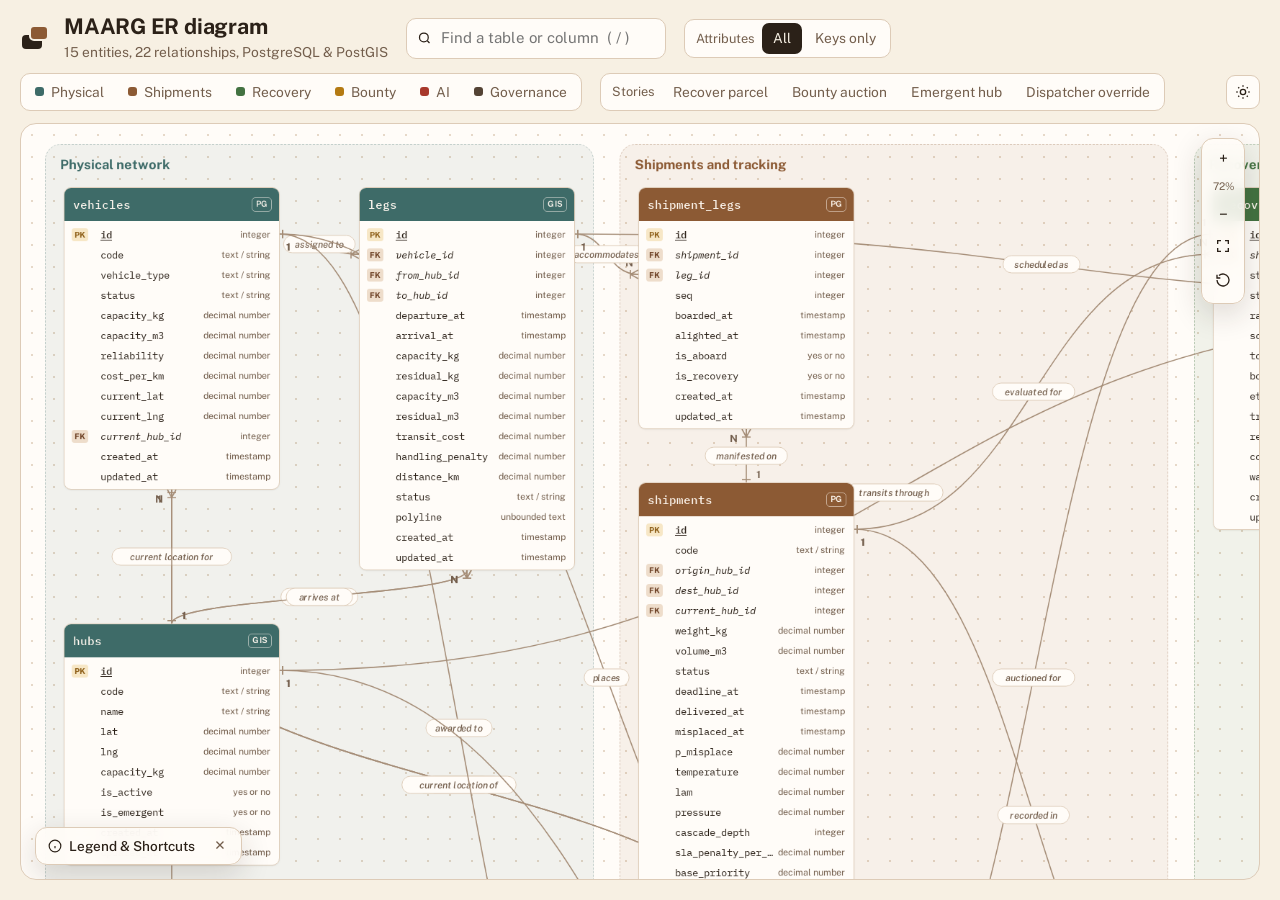
<file: DATABASE_SCHEMA.html>
<!DOCTYPE html>
<html lang="en">
<head>
<meta charset="utf-8">
<meta name="viewport" content="width=device-width, initial-scale=1, viewport-fit=cover">
<title>MAARG ER diagram</title>
<link rel="preconnect" href="https://fonts.googleapis.com">
<link rel="preconnect" href="https://fonts.gstatic.com" crossorigin>
<link href="https://fonts.googleapis.com/css2?family=Public+Sans:wght@400;500;600;700&family=IBM+Plex+Mono:wght@400;500&display=swap" rel="stylesheet">
<style>
:root{
  --page:#F7F0E3; --surface:#FFFCF8; --ink:#2B2118; --muted:#735E4C; --line:#DDCBB7; --soft:#F2E8DC;
  --edge:#A58D77; --focus:#8C5A34; --grid:#E6D8C8; --glass:rgba(255,252,248,.88); --shadow:0 10px 30px rgba(43,33,24,.16);
  --c-network:#3E6B68; --c-shipment:#8C5A34; --c-recovery:#437241; --c-market:#B47A12; --c-learning:#A8382B; --c-system:#544334;
  --t-network:rgba(62,107,104,.07); --t-shipment:rgba(140,90,52,.07); --t-recovery:rgba(67,114,65,.07);
  --t-market:rgba(180,122,18,.08); --t-learning:rgba(168,56,43,.08); --t-system:rgba(84,67,52,.07);
  --pk:#8A5A12; --pk-bg:#F7E7C6; --fk:#6B3E22; --fk-bg:#EEDDCB;
  --sans:"Public Sans",system-ui,-apple-system,"Segoe UI",sans-serif;
  --mono:"IBM Plex Mono",ui-monospace,"SFMono-Regular",Menlo,Consolas,monospace;
  box-sizing:border-box;
  padding-top:env(safe-area-inset-top,0px);
  padding-bottom:env(safe-area-inset-bottom,0px);
}
@media (prefers-color-scheme: dark){
  :root:not([data-theme="light"]){
    --page:#1D1711; --surface:#261E16; --ink:#F3EAD9; --muted:#C2B29A; --line:#4A3C2C; --soft:#33261C;
    --edge:#A8927D; --focus:#D4A574; --grid:#2E2319; --glass:rgba(38,30,22,.88); --shadow:0 10px 30px rgba(0,0,0,.45);
    --c-network:#7FB0AC; --c-shipment:#D4A574; --c-recovery:#93BC8D; --c-market:#E2A93B; --c-learning:#E0705F; --c-system:#C9B6A0;
    --t-network:rgba(127,176,172,.08); --t-shipment:rgba(212,165,116,.08); --t-recovery:rgba(147,188,141,.08);
    --t-market:rgba(226,169,59,.08); --t-learning:rgba(224,112,95,.08); --t-system:rgba(201,182,160,.08);
    --pk:#E0B04A; --pk-bg:#3E3014; --fk:#D4A574; --fk-bg:#3E2C1E;
  }
}
:root[data-theme="dark"]{
  --page:#1D1711; --surface:#261E16; --ink:#F3EAD9; --muted:#C2B29A; --line:#4A3C2C; --soft:#33261C;
  --edge:#A8927D; --focus:#D4A574; --grid:#2E2319; --glass:rgba(38,30,22,.88); --shadow:0 10px 30px rgba(0,0,0,.45);
  --c-network:#7FB0AC; --c-shipment:#D4A574; --c-recovery:#93BC8D; --c-market:#E2A93B; --c-learning:#E0705F; --c-system:#C9B6A0;
  --t-network:rgba(127,176,172,.08); --t-shipment:rgba(212,165,116,.08); --t-recovery:rgba(147,188,141,.08);
  --t-market:rgba(226,169,59,.08); --t-learning:rgba(224,112,95,.08); --t-system:rgba(201,182,160,.08);
  --pk:#E0B04A; --pk-bg:#3E3014; --fk:#D4A574; --fk-bg:#3E2C1E;
}
*,*::before,*::after{box-sizing:inherit}
html,body{height:100%}
body{margin:0;background:var(--page);color:var(--ink);font-family:var(--sans);font-size:15px;line-height:1.5;display:flex;flex-direction:column}
button,input{font:inherit;color:inherit}
:focus-visible{outline:2px solid var(--focus);outline-offset:2px}

/* top bar */
.top{display:flex;flex-wrap:wrap;align-items:center;gap:10px 18px;padding:14px 20px 12px}
.brand{display:flex;align-items:center;gap:12px}
.brand svg{width:32px;height:32px;flex:none}
.brand h1{font-size:1.35rem;margin:0;letter-spacing:-0.01em;line-height:1.2}
.brand p{margin:2px 0 0;color:var(--muted);font-size:0.86rem}
.sp{flex:1}
.find{position:relative}
.find input{width:260px;border:1px solid var(--line);background:var(--surface);border-radius:10px;padding:8px 12px 8px 34px}
.find svg{position:absolute;left:11px;top:50%;transform:translateY(-50%);pointer-events:none}
.results{position:absolute;top:calc(100% + 6px);left:0;width:320px;background:var(--surface);border:1px solid var(--line);border-radius:12px;box-shadow:var(--shadow);padding:6px;z-index:30;display:none;max-height:320px;overflow:auto}
.results.open{display:block}
.results button{display:flex;align-items:center;gap:10px;width:100%;border:none;background:none;text-align:left;padding:7px 9px;border-radius:8px;cursor:pointer}
.results button:hover,.results button.act{background:var(--soft)}
.results i{width:8px;height:8px;border-radius:50%;background:var(--g);flex:none}
.results b{font-family:var(--mono);font-weight:500;font-size:0.86rem}
.results small{color:var(--muted);font-size:0.8rem;margin-left:auto}
.results .none{padding:8px 10px;color:var(--muted);font-size:0.88rem}
.seg{display:inline-flex;border:1px solid var(--line);border-radius:10px;background:var(--surface);padding:3px;gap:2px;flex-wrap:wrap}
.seg button{border:none;background:none;border-radius:7px;padding:5px 11px;cursor:pointer;font-size:0.86rem;color:var(--muted);display:inline-flex;align-items:center;gap:7px}
.seg button:hover{color:var(--ink)}
.seg button[aria-pressed="true"]{background:var(--ink);color:var(--page)}
.seg i{width:9px;height:9px;border-radius:3px;background:var(--g)}
.seg .lbl{padding:5px 6px 5px 8px;font-size:0.8rem;color:var(--muted);align-self:center}
.theme-btn{width:34px;height:34px;border:1px solid var(--line);border-radius:9px;background:var(--surface);display:grid;place-items:center;cursor:pointer}
.theme-btn:hover{background:var(--soft)}
.theme-btn svg{width:16px;height:16px}

/* stage */
.stage{position:relative;flex:1;min-height:520px;margin:0 20px 20px;border:1px solid var(--line);border-radius:16px;overflow:hidden;background-color:var(--surface);
  background-image:radial-gradient(var(--grid) 1.2px,transparent 1.2px);background-size:22px 22px;cursor:grab;touch-action:none;user-select:none}
.stage.panning{cursor:grabbing}
.world{position:absolute;left:0;top:0;transform-origin:0 0;will-change:transform}
.zone{position:absolute;border-radius:22px;background:var(--z);border:1px dashed color-mix(in srgb,var(--zc) 30%,transparent);transition:opacity .25s}
.zone b{position:absolute;left:20px;top:14px;font-size:1.15rem;color:var(--zc);font-weight:700}
.zone.dim{opacity:.3}
svg.edges{position:absolute;left:0;top:0;overflow:visible;pointer-events:none}
.edge{pointer-events:auto;transition:opacity .25s}
.edge .ln{fill:none;stroke:var(--edge);stroke-width:1.6;transition:stroke .2s,stroke-width .2s}
.edge .hit{fill:none;stroke:transparent;stroke-width:16;cursor:pointer}
.edge .tag{pointer-events:none}
.edge .tag rect{fill:var(--surface);stroke:var(--line)}
.edge .tag text{font-family:var(--sans);font-size:13px;fill:var(--muted);font-weight:500;font-style:italic}
.edge .card-n{font-family:var(--sans);font-size:14px;font-weight:700;fill:var(--muted)}
.edge.hl .card-n,.edge:hover .card-n{fill:var(--ink)}
.edge.hl .tag text,.edge:hover .tag text{fill:var(--ink)}
.edge.hl .tag rect,.edge:hover .tag rect{stroke:var(--ink)}
.edge:hover .ln{stroke:var(--ink)}
.edge.hl .ln{stroke:var(--ink);stroke-width:2.3;stroke-dasharray:8 6;animation:flow 1s linear infinite}
.edge.hl.rev .ln{animation-name:flowrev}
.edge.dim{opacity:.08}
@keyframes flow{to{stroke-dashoffset:-14}}
@keyframes flowrev{to{stroke-dashoffset:14}}

.card{position:absolute;width:300px;background:var(--surface);border:1px solid var(--line);border-radius:10px;cursor:pointer;overflow:hidden;
  transition:opacity .25s,box-shadow .2s;box-shadow:0 1px 2px rgba(43,33,24,.08)}
.card:hover{box-shadow:0 6px 18px rgba(43,33,24,.16)}
.card .hd{height:46px;display:flex;align-items:center;justify-content:space-between;gap:8px;padding:0 10px 0 12px;background:var(--g);color:#FFF8F0}
.card .nm{font-family:var(--mono);font-weight:500;font-size:16px;white-space:nowrap;overflow:hidden;text-overflow:ellipsis}
.card .st{font-size:11.5px;font-weight:600;border:1px solid rgba(255,248,240,.55);border-radius:5px;padding:0 5px;letter-spacing:.02em;flex:none}
.card ul{list-style:none;margin:0;padding:5px 0}
.card li{height:28px;display:grid;grid-template-columns:34px 1fr auto;align-items:center;gap:6px;padding:0 12px 0 10px;font-size:14px}
.card li .cn{font-family:var(--mono);white-space:nowrap;overflow:hidden;text-overflow:ellipsis}
.card li .ct{color:var(--muted);font-size:12.5px;white-space:nowrap}
.card li.pk .cn{font-weight:500;text-decoration:underline;text-underline-offset:2px}
.card li.fk .cn{font-style:italic}
.card li.lit{background:var(--soft)}
.card li .k{justify-self:start}
.card.dim{opacity:.18}
.card.sel{box-shadow:0 0 0 2px var(--g),0 8px 22px rgba(43,33,24,.18)}
.card.dragging{cursor:grabbing;box-shadow:var(--shadow);z-index:5;transition:none}
.card .num{position:absolute;right:-9px;top:-10px;width:22px;height:22px;border-radius:50%;background:var(--ink);color:var(--page);font-size:12px;font-weight:700;display:none;align-items:center;justify-content:center}
.card.inStory .num{display:flex}
.card.now{animation:pulse 1.8s ease-out infinite}
@keyframes pulse{0%{box-shadow:0 0 0 2px var(--g),0 0 0 2px var(--g)}100%{box-shadow:0 0 0 2px var(--g),0 0 0 16px transparent}}

/* floating detail card */
.pop{position:absolute;width:340px;max-height:calc(100% - 24px);display:flex;flex-direction:column;background:var(--surface);border:1px solid var(--line);border-top:4px solid var(--g);border-radius:14px;box-shadow:var(--shadow);z-index:20;
  opacity:0;transform:scale(.96);transform-origin:top left;transition:opacity .16s,transform .16s;pointer-events:none;cursor:default;user-select:text}
.pop.open{opacity:1;transform:none;pointer-events:auto}
.pop .ph{display:flex;align-items:flex-start;gap:8px;padding:14px 14px 0}
.pop h2{font-family:var(--mono);font-weight:500;font-size:1.05rem;margin:0;flex:1;overflow-wrap:anywhere}
.pop .x{border:none;background:var(--soft);width:28px;height:28px;border-radius:8px;cursor:pointer;font-size:16px;line-height:1;flex:none}
.pop .tags{display:flex;flex-wrap:wrap;gap:6px;padding:8px 14px 0}
.pop .tags span{font-size:0.76rem;border:1px solid var(--line);border-radius:999px;padding:1px 8px;color:var(--muted)}
.pop .tags span.g{color:var(--g);border-color:var(--g)}
.pop .desc{padding:8px 14px 0;font-size:0.88rem;margin:0}
.pop .why{padding:4px 14px 0;font-size:0.82rem;color:var(--muted);margin:0}
.ptabs{display:flex;gap:4px;padding:12px 14px 0;border-bottom:1px solid var(--soft)}
.ptabs button{border:none;background:none;padding:6px 8px 8px;cursor:pointer;color:var(--muted);border-bottom:2px solid transparent;font-size:0.86rem;font-weight:500}
.ptabs button[aria-selected="true"]{color:var(--ink);border-bottom-color:var(--g)}
.pbody{overflow:auto;padding:8px 14px 14px}
.crow{display:grid;grid-template-columns:30px 1fr auto;gap:2px 8px;padding:7px 0;border-bottom:1px solid var(--soft);align-items:baseline}
.crow:last-child{border-bottom:none}
.crow code{font-family:var(--mono);font-size:0.82rem}
.crow .ty{color:var(--muted);font-size:0.78rem;white-space:nowrap}
.crow .nt{grid-column:2 / 4;color:var(--muted);font-size:0.78rem}
.crow .go{border:none;background:none;padding:0;color:var(--fk);cursor:pointer;font-size:0.78rem;text-decoration:underline;text-underline-offset:2px}
.k{font-size:11px;font-weight:700;border-radius:4px;padding:1px 4px;text-align:center;align-self:center}
.k.pk{color:var(--pk);background:var(--pk-bg)}
.k.fk{color:var(--fk);background:var(--fk-bg)}
.eg{display:grid;grid-template-columns:auto 1fr;gap:0;font-size:0.8rem;border:1px solid var(--soft);border-radius:10px;overflow:hidden;margin-top:6px}
.eg div{padding:6px 9px;border-bottom:1px solid var(--soft);font-family:var(--mono);overflow-wrap:anywhere}
.eg div:nth-child(odd){color:var(--muted);background:var(--soft)}
.hint{color:var(--muted);font-size:0.8rem;margin:4px 0 0}
.links{display:grid;gap:6px;margin-top:4px}
.links button{border:1px solid var(--line);background:var(--surface);border-radius:10px;padding:8px 10px;text-align:left;cursor:pointer;font-size:0.84rem}
.links button:hover{border-color:var(--g)}
.links code{font-family:var(--mono);font-size:0.8rem}

/* overlays inside stage */
.ovl{position:absolute;z-index:15}
.glass{background:var(--glass);backdrop-filter:blur(8px);-webkit-backdrop-filter:blur(8px);border:1px solid var(--line);border-radius:12px;box-shadow:var(--shadow)}
.zoom{top:14px;right:14px;display:flex;flex-direction:column;padding:4px;gap:2px}
.zoom button{width:34px;height:32px;border:none;background:none;border-radius:8px;cursor:pointer;font-size:16px}
.zoom button:hover{background:var(--soft)}
.zoom .pct{font-size:10.5px;color:var(--muted);text-align:center;padding:2px 0}
.keybtn{left:14px;bottom:14px}
.keyhdr{display:flex;align-items:center;justify-content:space-between}
.keyhdr>button{border:none;background:none;padding:8px 12px;cursor:pointer;font-size:0.85rem;font-weight:500;display:inline-flex;align-items:center;gap:7px}
.keyhdr>button:hover{color:var(--focus)}
.keyclose{display:none;border:none;background:var(--soft);width:26px;height:26px;border-radius:7px;cursor:pointer;font-size:14px;line-height:1;margin-right:8px;color:var(--muted);align-items:center;justify-content:center;transition:background .15s,color .15s}
.keyclose:hover{background:var(--line);color:var(--ink)}
.keybtn.open .keyclose{display:inline-flex}
.keybtn.open .keyhdr{border-bottom:1px solid var(--soft)}
.keybody{display:none;padding:8px 14px 12px;font-size:0.82rem;gap:7px;min-width:260px}
.keybtn.open .keybody{display:grid}
.keybody div{display:flex;align-items:center;gap:9px}
.keybody kbd{font-family:var(--mono);font-size:0.74rem;border:1px solid var(--line);border-bottom-width:2px;border-radius:4px;padding:0 4px;background:var(--surface)}
.keybody hr{border:none;border-top:1px solid var(--line);margin:4px 0;width:100%}

/* story player */
.player{left:50%;bottom:16px;transform:translateX(-50%) translateY(10px);width:min(640px,calc(100% - 100px));min-width:300px;padding:12px 14px;opacity:0;pointer-events:none;transition:opacity .2s,transform .2s}
.player.open{opacity:1;transform:translateX(-50%);pointer-events:auto}
.player .row{display:flex;align-items:center;gap:8px}
.player h3{margin:0;font-size:0.95rem;flex:1}
.player .cap{margin:6px 0 10px;font-size:0.92rem;min-height:2.8em}
.player .cap code{font-family:var(--mono);font-size:0.84rem;font-weight:500;background:var(--soft);padding:1px 6px;border-radius:5px}
.player .ctl{display:flex;align-items:center;gap:6px}
.player .ctl button{border:1px solid var(--line);background:var(--surface);border-radius:9px;padding:5px 12px;cursor:pointer;font-size:0.85rem}
.player .ctl button.pri{background:var(--ink);color:var(--page);border-color:var(--ink)}
.player .ctl button:disabled{opacity:.4;cursor:default}
.dots{display:flex;gap:6px;margin-left:auto}
.dots button{width:10px;height:10px;border-radius:50%;border:none;background:var(--line);padding:0;cursor:pointer}
.dots button.done{background:var(--muted)}
.dots button.cur{background:var(--ink);width:22px;border-radius:5px}
.player .x{border:none;background:none;cursor:pointer;font-size:16px;padding:2px 6px;border-radius:6px}

.toast{left:50%;top:14px;transform:translateX(-50%);padding:7px 14px;font-size:0.85rem;opacity:0;transition:opacity .3s;pointer-events:none}
.toast.show{opacity:1}

@media (max-width: 820px){
  .top{padding:12px 12px 10px}
  .find input{width:100%}
  .find{flex:1 1 100%}
  .stage{margin:0 10px 10px}
  .player{width:calc(100% - 28px);min-width:0}
  .pop{width:min(340px,calc(100% - 24px))}
}
@media (prefers-reduced-motion: reduce){
  *{transition:none!important;animation:none!important}
}
</style>
</head>
<body>
<div class="top">
  <div class="brand">
    <svg viewBox="0 0 32 32" aria-hidden="true">
      <rect x="2" y="13" width="20" height="14" rx="4" fill="currentColor"/>
      <rect x="10" y="4" width="18" height="14" rx="4" fill="var(--focus)" stroke="var(--page)" stroke-width="2"/>
    </svg>
    <div>
      <h1>MAARG ER diagram</h1>
      <p>15 entities, 22 relationships, PostgreSQL & PostGIS</p>
    </div>
  </div>
  <div class="find">
    <svg width="15" height="15" viewBox="0 0 24 24" fill="none" stroke="currentColor" stroke-width="2" aria-hidden="true"><circle cx="11" cy="11" r="7"/><path d="M20 20l-3.5-3.5"/></svg>
    <input id="q" type="search" placeholder="Find a table or column  ( / )" aria-label="Find a table or column" autocomplete="off" aria-controls="results" aria-expanded="false">
    <div class="results" id="results" role="listbox"></div>
  </div>
  <div class="seg" role="group" aria-label="Attributes shown" id="modes"><span class="lbl">Attributes</span><button data-mode="all" aria-pressed="true">All</button><button data-mode="keys" aria-pressed="false">Keys only</button></div>
  <div class="seg" role="group" aria-label="Focus an area" id="areas"></div>
  <div class="seg" role="group" aria-label="Guided stories" id="storySeg"><span class="lbl">Stories</span><button data-story="recovery" aria-pressed="false">Recover parcel</button><button data-story="bounty" aria-pressed="false">Bounty auction</button><button data-story="emergence" aria-pressed="false">Emergent hub</button><button data-story="override" aria-pressed="false">Dispatcher override</button></div>
  <span class="sp"></span>
  <button class="theme-btn" id="themeBtn" aria-label="Toggle theme">
    <svg viewBox="0 0 24 24" fill="none" stroke="currentColor" stroke-width="2"><circle cx="12" cy="12" r="4"/><path d="M12 2v2M12 20v2M2 12h2M20 12h2M4.9 4.9l1.4 1.4M17.7 17.7l1.4 1.4M4.9 19.1l1.4-1.4M17.7 6.3l1.4-1.4"/></svg>
  </button>
</div>

<div class="stage" id="stage" aria-label="Entity relationship diagram. Drag to pan, scroll to move, pinch or Ctrl and scroll to zoom.">
  <div class="world" id="world"></div>
  <div class="pop" id="pop" role="dialog" aria-modal="false" aria-labelledby="popTitle"></div>

  <div class="ovl glass zoom" aria-label="Zoom">
    <button id="zin" aria-label="Zoom in">+</button>
    <div class="pct" id="pct">100%</div>
    <button id="zout" aria-label="Zoom out">−</button>
    <button id="zfit" aria-label="Fit to screen" title="Fit (F)">
      <svg width="16" height="16" viewBox="0 0 24 24" fill="none" stroke="currentColor" stroke-width="2" aria-hidden="true"><path d="M4 9V4h5M20 9V4h-5M4 15v5h5M20 15v5h-5"/></svg>
    </button>
    <button id="zreset" aria-label="Reset layout" title="Reset layout">
      <svg width="16" height="16" viewBox="0 0 24 24" fill="none" stroke="currentColor" stroke-width="2" aria-hidden="true"><path d="M3 12a9 9 0 1 0 3-6.7"/><path d="M3 4v5h5"/></svg>
    </button>
  </div>

  <div class="ovl glass player" id="player"></div>

  <div class="ovl glass keybtn" id="keybox">
    <div class="keyhdr">
      <button id="keytoggle" aria-expanded="false" title="Toggle Legend &amp; Shortcuts">
        <svg width="14" height="14" viewBox="0 0 24 24" fill="none" stroke="currentColor" stroke-width="2" style="flex:none" aria-hidden="true"><circle cx="12" cy="12" r="10"/><path d="M12 16v-4M12 8h.01"/></svg>
        Legend &amp; Shortcuts
      </button>
      <button id="keyclose" class="keyclose" aria-label="Close Legend &amp; Shortcuts" title="Close (Esc)">✕</button>
    </div>
    <div class="keybody">
      <div><span class="k pk">PK</span>Primary key, underlined</div>
      <div><span class="k fk">FK</span>Foreign key, in italics</div>
      <div><svg width="44" height="14" aria-hidden="true"><path d="M2 7H42M9 1V13" stroke="var(--edge)" stroke-width="1.7" fill="none"/></svg>1: exactly one</div>
      <div><svg width="44" height="14" aria-hidden="true"><path d="M2 7H42M29 7L42 1M29 7L42 13M29 1V13" stroke="var(--edge)" stroke-width="1.6" fill="none"/></svg>N: many</div>
      <div><svg width="44" height="14" aria-hidden="true"><path d="M2 7H42M35 1V13" stroke="var(--edge)" stroke-width="1.7" fill="none"/></svg>0..1: at most one</div>
      <div>Lines run from a foreign key to the primary key it references</div>
      <div><span class="k" style="border:1px solid var(--line)">PG</span>PostgreSQL relational</div>
      <div><span class="k" style="border:1px solid var(--line)">GIS</span>PostGIS geo-coordinates</div>
      <div><span class="k" style="border:1px solid var(--line)">ML</span>Trained Model Registry</div>
      <hr>
      <div><kbd>/</kbd> search <kbd>F</kbd> fit <kbd>Esc</kbd> close</div>
      <div>Drag a table to move it</div>
    </div>
  </div>

  <div class="ovl glass toast" id="toast"></div>
</div>

<script>
const GROUPS={
  network:{label:"Physical network",c:"--c-network",t:"--t-network"},
  shipment:{label:"Shipments and tracking",c:"--c-shipment",t:"--t-shipment"},
  recovery:{label:"Recovery and routing",c:"--c-recovery",t:"--t-recovery"},
  market:{label:"Bounty auction market",c:"--c-market",t:"--t-market"},
  learning:{label:"AI models and emergence",c:"--c-learning",t:"--t-learning"},
  system:{label:"Governance and security",c:"--c-system",t:"--t-system"}
};

const STORES={
  pg:{short:"PG",label:"PostgreSQL relational"},
  gis:{short:"GIS",label:"PostGIS geometry"},
  ml:{short:"ML",label:"Model registry (.pkl / .onnx)"}
};

const TYPES={
  int:["integer","INTEGER"],
  str:["text / string","VARCHAR"],
  float:["decimal number","FLOAT / DOUBLE"],
  bool:["yes or no","BOOLEAN"],
  ts:["timestamp","TIMESTAMP UTC"],
  text:["unbounded text","TEXT"]
};

// All 15 MAARG entities
const TABLES=[
  {id:"hubs",g:"network",s:"gis",core:true,
   purpose:"Physical sorting and transfer facilities acting as nodes in the routing graph.",
   used:"E6 evaluates recovery paths through hubs. E3 adds emergent hubs when bottlenecks form.",
   cols:[
     ["id","int","PK","Primary key facility identifier"],
     ["code","str","","Unique hub code (e.g. BOM, PNQ, DEL)"],
     ["name","str","","Full facility name"],
     ["lat","float","","Latitude in decimal degrees"],
     ["lng","float","","Longitude in decimal degrees"],
     ["capacity_kg","float","","Daily throughput capacity in kg"],
     ["is_active","bool","","Operational status"],
     ["is_emergent","bool","","True if dynamically created by E3 Hub Emergence approval"],
     ["created_at","ts","",""],
     ["updated_at","ts","",""]
   ]},
  {id:"vehicles",g:"network",s:"pg",
   purpose:"Owned or third-party freight vehicles that carry recovery cargo.",
   used:"E5 reverse auction bidders and E6 piggyback capacity provider.",
   cols:[
     ["id","int","PK","Primary key vehicle identifier"],
     ["code","str","","Registration number or fleet code"],
     ["vehicle_type","str","","OWNED or THIRD_PARTY"],
     ["status","str","","IDLE, EN_ROUTE, LOADING or OFFLINE"],
     ["capacity_kg","float","","Total cargo weight limit in kg"],
     ["capacity_m3","float","","Volume capacity limit in m³"],
     ["reliability","float","","Historical on-time score in [0, 1] for E5 bid weighting"],
     ["cost_per_km","float","","Operating cost in ₹ per kilometre"],
     ["current_lat","float","","Live telematics GPS latitude"],
     ["current_lng","float","","Live telematics GPS longitude"],
     ["current_hub_id","int","FK:hubs.id","Facility where vehicle is currently parked"],
     ["created_at","ts","",""],
     ["updated_at","ts","",""]
   ]},
  {id:"legs",g:"network",s:"gis",core:true,
   purpose:"Scheduled movements between two hubs forming edges in the time-expanded graph.",
   used:"E6 Resource-Constrained Shortest Path search finds spare capacity on these legs.",
   cols:[
     ["id","int","PK","Primary key movement identifier"],
     ["vehicle_id","int","FK:vehicles.id","Assigned vehicle carrier"],
     ["from_hub_id","int","FK:hubs.id","Departure sorting facility"],
     ["to_hub_id","int","FK:hubs.id","Destination sorting facility"],
     ["departure_at","ts","","Scheduled departure"],
     ["arrival_at","ts","","Scheduled arrival"],
     ["capacity_kg","float","","Total movement payload capacity in kg"],
     ["residual_kg","float","","Remaining unused capacity available for piggybacking"],
     ["capacity_m3","float","","Total movement volume in m³"],
     ["residual_m3","float","","Remaining volume available for piggybacking"],
     ["transit_cost","float","","Base transit cost input for edge w(e)"],
     ["handling_penalty","float","","Hop transfer penalty in ₹"],
     ["distance_km","float","","Road distance in km"],
     ["status","str","","SCHEDULED, DEPARTED, ARRIVED, CANCELLED or DELAYED"],
     ["polyline","text","","Encoded route polyline coordinates"],
     ["created_at","ts","",""],
     ["updated_at","ts","",""]
   ]},
  {id:"shipments",g:"shipment",s:"pg",core:true,
   purpose:"The central parcel entity moving through the reverse logistics network.",
   used:"Holds real-time engine scores: P(misplace) from E1, temperature and λ from E4.",
   cols:[
     ["id","int","PK","Primary key consignment identifier"],
     ["code","str","","Tracking barcode number"],
     ["origin_hub_id","int","FK:hubs.id","Originating distribution facility"],
     ["dest_hub_id","int","FK:hubs.id","Destination customer hub"],
     ["current_hub_id","int","FK:hubs.id","Current location (or null if moving)"],
     ["weight_kg","float","","Physical weight in kg"],
     ["volume_m3","float","","Parcel cubic dimensions"],
     ["status","str","","PENDING, IN_TRANSIT, MISPLACED, RECOVERING, DELIVERED or FAILED"],
     ["deadline_at","ts","","Guaranteed customer SLA delivery deadline"],
     ["delivered_at","ts","","Timestamp when delivered to recipient"],
     ["misplaced_at","ts","","Timestamp when detected misplaced"],
     ["p_misplace","float","","E1 calibrated probability of misplacement in [0, 1]"],
     ["temperature","float","","E4 Adaptive Temperature T(s) in [0, 100]"],
     ["lam","float","","E4 Urgency multiplier λ(s) in ₹ per delayed hour"],
     ["pressure","float","","Recovery pressure score in [0, 1] for queue priority"],
     ["cascade_depth","int","","Network cascade hops from originating disruption"],
     ["sla_penalty_per_hour","float","","Contractual SLA delay penalty in ₹/hour"],
     ["base_priority","float","","Priority class multiplier"],
     ["customer_premium","float","","Customer pay-to-expedite amount"],
     ["created_at","ts","",""],
     ["updated_at","ts","",""]
   ]},
  {id:"shipment_legs",g:"shipment",s:"pg",
   purpose:"Many-to-many link recording which shipment travels aboard which scheduled leg.",
   used:"Powers the leg manifest panel ('shipments currently aboard') and simulation clock.",
   cols:[
     ["id","int","PK","Primary key link identifier"],
     ["shipment_id","int","FK:shipments.id","Shipment parcel identifier"],
     ["leg_id","int","FK:legs.id","Scheduled leg carrying this parcel"],
     ["seq","int","","Sequential hop order in itinerary (0..N)"],
     ["boarded_at","ts","","Timestamp when scanned onto vehicle"],
     ["alighted_at","ts","","Timestamp when offloaded at intermediate hub"],
     ["is_aboard","bool","","True if currently inside vehicle right now"],
     ["is_recovery","bool","","True if this was an emergency recovery leg"],
     ["created_at","ts","",""],
     ["updated_at","ts","",""]
   ]},
  {id:"recovery_plans",g:"recovery",s:"pg",core:true,
   purpose:"Candidate recovery routes produced by E6 for misplaced shipments.",
   used:"E6 evaluates k plans; rank 1 is proposed, others kept for E8 explainer.",
   cols:[
     ["id","int","PK","Primary key plan identifier"],
     ["shipment_id","int","FK:shipments.id","Shipment requiring recovery"],
     ["strategy","str","","PIGGYBACK, HYBRID, DEDICATED or PRE_RESERVED"],
     ["status","str","","PROPOSED, COMMITTED, REJECTED, OVERRIDDEN or COMPLETED"],
     ["rank","int","","Optimizer preference rank (1 = recommended top pick)"],
     ["score","float","","Overall multi-objective optimizer score"],
     ["total_cost","float","","Total estimated recovery cost in ₹"],
     ["bounty_cost","float","","Driver bounty share in ₹"],
     ["eta","ts","","Predicted recovery arrival timestamp"],
     ["transit_hours","float","","Total elapsed hours in transit"],
     ["rejection_reason","text","","Verbatim rationale consumed by E8 Explainer"],
     ["compute_ms","float","","Solving latency in milliseconds"],
     ["warm_started","bool","","True if warm-started via E7 graph memory cache"],
     ["created_at","ts","",""],
     ["updated_at","ts","",""]
   ]},
  {id:"recovery_paths",g:"recovery",s:"pg",
   purpose:"Ordered sequence of hops that constitute a recovery plan.",
   used:"Visualises recovery polylines on Google Maps and reserves leg capacity.",
   cols:[
     ["id","int","PK","Primary key hop identifier"],
     ["plan_id","int","FK:recovery_plans.id","Parent recovery plan"],
     ["seq","int","","Position in plan journey (0..N)"],
     ["leg_id","int","FK:legs.id","Scheduled leg used (or null for dedicated)"],
     ["from_hub_id","int","FK:hubs.id","Hop departure facility"],
     ["to_hub_id","int","FK:hubs.id","Hop destination facility"],
     ["departure_at","ts","","Hop departure timestamp"],
     ["arrival_at","ts","","Hop arrival timestamp"],
     ["edge_cost","float","","Evaluated edge weight w(e) for this hop"],
     ["created_at","ts","",""],
     ["updated_at","ts","",""]
   ]},
  {id:"auctions",g:"market",s:"pg",core:true,
   purpose:"E5 Vickrey second-price reverse auctions for recovery carriage.",
   used:"Outsources legs to third-party drivers capped at MaxBounty.",
   cols:[
     ["id","int","PK","Primary key auction identifier"],
     ["shipment_id","int","FK:shipments.id","Shipment requiring transport"],
     ["plan_id","int","FK:recovery_plans.id","Associated recovery plan"],
     ["status","str","","OPEN, CLOSED, AWARDED or NO_BIDS"],
     ["max_bounty","float","","Ceiling price: min(λ × Δt_saved, C_dedicated - C_overhead)"],
     ["opened_at","ts","","Auction bidding start time"],
     ["closes_at","ts","","Auction bidding deadline"],
     ["winning_vehicle_id","int","FK:vehicles.id","Winning bidder vehicle"],
     ["payment","float","","Vickrey payout = min(second_lowest_bid, MaxBounty)"],
     ["created_at","ts","",""],
     ["updated_at","ts","",""]
   ]},
  {id:"bids",g:"market",s:"pg",
   purpose:"Asks submitted by vehicle drivers to carry recovery cargo.",
   used:"E5 auction resolver orders bids and determines the Vickrey payment.",
   cols:[
     ["id","int","PK","Primary key bid identifier"],
     ["auction_id","int","FK:auctions.id","Target auction event"],
     ["vehicle_id","int","FK:vehicles.id","Bidding carrier vehicle"],
     ["amount","float","","Carrier ask in ₹"],
     ["detour_km","float","","Additional detour kilometres required"],
     ["is_winner","bool","","True if selected as the winning bid"],
     ["created_at","ts","",""],
     ["updated_at","ts","",""]
   ]},
  {id:"recovery_outcomes",g:"learning",s:"pg",core:true,
   purpose:"E9 closed-loop learning records capturing predicted vs actual delivery outcomes.",
   used:"Ground truth for offline retraining runs and live Brier score tracking.",
   cols:[
     ["id","int","PK","Primary key outcome record"],
     ["shipment_id","int","FK:shipments.id","Evaluated shipment"],
     ["plan_id","int","FK:recovery_plans.id","Executed recovery plan"],
     ["strategy","str","","Executed strategy"],
     ["succeeded","bool","","True if parcel reached destination safely"],
     ["predicted_cost","float","","Engine estimated cost"],
     ["predicted_arrival","ts","","Engine predicted delivery time"],
     ["predicted_p_misplace","float","","E1 calibrated probability"],
     ["predicted_temperature","float","","E4 Temperature T(s)"],
     ["predicted_lambda","float","","E4 Urgency factor λ(s)"],
     ["actual_cost","float","","Realised final cost in ₹"],
     ["actual_arrival","ts","","Realised arrival timestamp"],
     ["actually_misplaced","bool","","Ground truth misplacement label (0 or 1)"],
     ["cost_error","float","","actual_cost - predicted_cost"],
     ["eta_error_hours","float","","actual_arrival - predicted_arrival in hours"],
     ["risk_brier","float","","Brier score contribution = (p - outcome)²"],
     ["met_deadline","bool","","Delivered on or before guaranteed SLA"],
     ["recovery_seconds","float","","Elapsed seconds from misplacement to delivery"],
     ["failure_reason","text","","Root failure diagnostic if aborted"],
     ["notes","text","","Dispatcher audit notes"],
     ["created_at","ts","",""],
     ["updated_at","ts","",""]
   ]},
  {id:"hub_candidates",g:"learning",s:"gis",
   purpose:"E3 emergent transfer hub proposals clustered from recurring bottlenecks.",
   used:"Admin approves proposals to dynamically instantiate active hubs.",
   cols:[
     ["id","int","PK","Primary key proposal identifier"],
     ["lat","float","","Proposed candidate centroid latitude"],
     ["lng","float","","Proposed candidate centroid longitude"],
     ["usage_count","int","","Shipment passages within 25km in past 30 days"],
     ["mean_risk","float","","Average cell risk score"],
     ["hub_score","float","","HubScore = usage_count × mean_risk"],
     ["est_setup_cost","float","","Capital setup & lease cost in ₹"],
     ["est_annual_savings","float","","Projected detour & delay savings in ₹/year"],
     ["status","str","","PENDING, APPROVED or REJECTED"],
     ["approved_hub_id","int","FK:hubs.id","Created hub identifier if approved"],
     ["created_at","ts","",""],
     ["updated_at","ts","",""]
   ]},
  {id:"model_artifacts",g:"learning",s:"ml",
   purpose:"Model registry storing versioned machine learning weights and feature pipelines.",
   used:"E1 reload endpoint swaps active model version in memory without restarting server.",
   cols:[
     ["id","int","PK","Primary key artifact identifier"],
     ["name","str","","Model identifier (e.g. e1_misplacement_classifier)"],
     ["version","str","","Semantic version or training run hash"],
     ["storage_path","str","","Local path to model.pkl and pipeline.joblib"],
     ["trained_at","ts","","Colab training completion timestamp"],
     ["metrics_json","text","","JSON performance metrics (AUC, Brier, F1)"],
     ["is_active","bool","","True if currently loaded for production inference"],
     ["created_at","ts","",""],
     ["updated_at","ts","",""]
   ]},
  {id:"users",g:"system",s:"pg",
   purpose:"Application users authenticated by Firebase Auth with custom claims.",
   used:"Server verifies claims on every API request. Manages driver-vehicle pairings.",
   cols:[
     ["id","int","PK","Primary key user identifier"],
     ["email","str","","User email address"],
     ["firebase_uid","str","","Firebase authentication UID"],
     ["role","str","","ADMIN, DISPATCHER, DRIVER or CUSTOMER"],
     ["vehicle_id","int","FK:vehicles.id","Assigned vehicle if role is DRIVER"],
     ["created_at","ts","",""],
     ["updated_at","ts","",""]
   ]},
  {id:"audit_logs",g:"system",s:"pg",
   purpose:"Immutable audit log of all manual overrides, hub approvals, and disruptions.",
   used:"Maintains accountability for safety and compliance under AI orchestration.",
   cols:[
     ["id","int","PK","Primary key log identifier"],
     ["actor_user_id","int","FK:users.id","User who performed the action"],
     ["action","str","","OVERRIDE_PLAN, APPROVE_HUB, RELOAD_MODEL, etc."],
     ["target_type","str","","Target entity name"],
     ["target_id","int","","Target entity primary key"],
     ["reason_text","text","","Mandatory justification given by dispatcher"],
     ["timestamp","ts","","Immutable UTC event timestamp"]
   ]},
  {id:"policy_modes",g:"system",s:"pg",
   purpose:"Singleton configuration row holding the active optimization dial weights.",
   used:"E4 consumes weights to scale base temperature and cost tradeoffs.",
   cols:[
     ["id","int","PK","Primary key configuration identifier"],
     ["mode","str","","BUSINESS, SLA_STRICT, FAIRNESS or EFFICIENCY"],
     ["weights_json","text","","JSON weights for SLA, cost, and emissions"],
     ["updated_by","int","FK:users.id","Admin user who last changed dial"],
     ["created_at","ts","",""],
     ["updated_at","ts","",""]
   ]}
];

// Drawn Foreign Key Relationships
const EDGES=[
  ["hubs","vehicles","current location for","many"],
  ["vehicles","legs","assigned to","many"],
  ["hubs","legs","departs from","many"],
  ["hubs","legs","arrives at","many",{side:"v"}],
  ["hubs","shipments","originates","many"],
  ["hubs","shipments","destination of","many",{side:"v"}],
  ["hubs","shipments","current location of","many",{side:"v"}],
  ["shipments","shipment_legs","manifested on","many"],
  ["legs","shipment_legs","accommodates","many"],
  ["shipments","recovery_plans","evaluated for","many"],
  ["recovery_plans","recovery_paths","contains","many"],
  ["legs","recovery_paths","scheduled as","many"],
  ["hubs","recovery_paths","transits through","many",{side:"v"}],
  ["shipments","auctions","triggers","many"],
  ["recovery_plans","auctions","auctioned for","one"],
  ["vehicles","auctions","awarded to","many"],
  ["auctions","bids","collects","many"],
  ["vehicles","bids","places","many"],
  ["shipments","recovery_outcomes","recorded in","many"],
  ["recovery_plans","recovery_outcomes","benchmarked in","one"],
  ["hubs","hub_candidates","instantiated as","many"],
  ["vehicles","users","operated by","one"],
  ["users","audit_logs","logged by","many"],
  ["users","policy_modes","adjusted by","many"]
];

function colKey(k){
  const pk=/\bPK\b/.test(k);
  const m=k.match(/FK:([\w]+)\.([\w]+)/);
  return {pk,fk:m?{t:m[1],c:m[2]}:null};
}

// Realistic sample rows
const SAMPLE={
  hubs:{id:"1",code:"PNQ-01",name:"Pune Central Sorting Facility",lat:"18.5204",lng:"73.8567",capacity_kg:"10000.0",is_active:"true",is_emergent:"false",created_at:"2026-09-01 00:00"},
  vehicles:{id:"12",code:"MH-12-TR-4091",vehicle_type:"OWNED",status:"EN_ROUTE",capacity_kg:"1200.0",capacity_m3:"40.0",reliability:"0.94",cost_per_km:"25.0",current_lat:"18.6500",current_lng:"73.9200",current_hub_id:"1"},
  legs:{id:"104",vehicle_id:"12",from_hub_id:"1",to_hub_id:"2",departure_at:"2026-10-17 06:30",arrival_at:"2026-10-17 11:45",capacity_kg:"1200.0",residual_kg:"340.0",transit_cost:"180.0",distance_km:"148.0",status:"SCHEDULED"},
  shipments:{id:"501",code:"PKG-MAARG-88219",origin_hub_id:"1",dest_hub_id:"2",current_hub_id:"1",weight_kg:"14.5",volume_m3:"0.08",status:"MISPLACED",deadline_at:"2026-10-17 18:00",p_misplace:"0.87",temperature:"74.5",lam:"248.0",pressure:"0.88"},
  shipment_legs:{id:"912",shipment_id:"501",leg_id:"104",seq:"0",is_aboard:"true",is_recovery:"true"},
  recovery_plans:{id:"77",shipment_id:"501",strategy:"PIGGYBACK",status:"PROPOSED",rank:"1",score:"0.92",total_cost:"450.0",bounty_cost:"0.0",eta:"2026-10-17 14:30",transit_hours:"5.25",compute_ms:"14.2",warm_started:"true"},
  recovery_paths:{id:"180",plan_id:"77",seq:"0",leg_id:"104",from_hub_id:"1",to_hub_id:"2",departure_at:"2026-10-17 06:30",arrival_at:"2026-10-17 11:45",edge_cost:"180.0"},
  auctions:{id:"33",shipment_id:"501",plan_id:"77",status:"AWARDED",max_bounty:"520.0",opened_at:"2026-10-16 21:00",closes_at:"2026-10-16 21:15",winning_vehicle_id:"12",payment:"410.0"},
  bids:{id:"88",auction_id:"33",vehicle_id:"12",amount:"390.0",detour_km:"8.4",is_winner:"true"},
  recovery_outcomes:{id:"15",shipment_id:"501",plan_id:"77",strategy:"PIGGYBACK",succeeded:"true",predicted_cost:"450.0",actual_cost:"410.0",actually_misplaced:"true",cost_error:"-40.0",risk_brier:"0.0169",met_deadline:"true"},
  hub_candidates:{id:"4",lat:"19.0330",lng:"73.0297",usage_count:"842",mean_risk:"0.68",hub_score:"572.56",est_setup_cost:"450000.0",est_annual_savings:"1800000.0",status:"APPROVED",approved_hub_id:"1"},
  model_artifacts:{id:"1",name:"e1_misplacement_classifier",version:"v2.1.0",storage_path:"artifacts/e1_v2.1.0",trained_at:"2026-10-10 14:00",metrics_json:"{\"auc\":0.91,\"brier\":0.082}",is_active:"true"},
  users:{id:"42",email:"dispatcher.pune@maarg.ai",firebase_uid:"fb_usr_9981a",role:"DISPATCHER"},
  audit_logs:{id:"1002",actor_user_id:"42",action:"OVERRIDE_PLAN",target_type:"recovery_plan",target_id:"77",reason_text:"Customer requested priority overnight routing",timestamp:"2026-10-16 21:18:00"},
  policy_modes:{id:"1",mode:"BUSINESS",weights_json:"{\"sla\":1.2,\"cost\":0.9,\"emissions\":0.8}",updated_by:"42"}
};

// Guided Stories
const STORIES={
  recovery:{title:"Follow a Misplaced Parcel",steps:[
    ["shipments","A package is flagged MISPLACED with high temperature T(s)=74.5 and urgency λ=248 ₹/hr."],
    ["recovery_plans","E6 Piggy Router searches time-expanded graph and proposes a PIGGYBACK strategy."],
    ["recovery_paths","The plan decomposes into scheduled hops with proven residual weight and volume capacity."],
    ["legs","Matches scheduled vehicle movements without needing to dispatch an empty dedicated truck."],
    ["recovery_outcomes","Upon delivery, closed-loop feedback records actual cost error and Brier loss for retraining."]]},
  bounty:{title:"Follow a Bounty Auction",steps:[
    ["shipments","A high-priority shipment requires fast recovery where no scheduled internal legs fit."],
    ["auctions","E5 launches a reverse Vickrey auction capped at MaxBounty = min(λ×Δt, C_dedicated - C_overhead)."],
    ["bids","Third-party drivers submit asks and detour kilometers directly via the mobile web portal."],
    ["vehicles","The lowest eligible bidder wins and is awarded the second-lowest price."]]},
  emergence:{title:"Follow an Emergent Hub",steps:[
    ["legs","Vehicle telematics and delay logs reveal recurring bottleneck congestion on freight corridors."],
    ["hub_candidates","E3 Emergence engine calculates HubScore = usage_count(30d) × mean_risk."],
    ["hubs","Admin reviews annual detour savings and approves candidate, instantiating an active emergent hub."]]},
  override:{title:"Follow a Dispatcher Override",steps:[
    ["users","Dispatcher signs in with verified Firebase Auth claims."],
    ["recovery_plans","Operator manually selects dedicated fallback instead of engine's top piggyback proposal."],
    ["audit_logs","Action, actor ID, and mandatory operational justification are immutably logged for audit."]]}
};

function relationsOf(id){
  const out=[];
  for(const e of EDGES){
    if(e[0]===id) out.push({other:e[1],text:`one <code>${id}</code> ${e[2]} ${e[3]==="one"?"at most one":"many"} <code>${e[1]}</code>`});
    if(e[1]===id) out.push({other:e[0],text:`each <code>${id}</code> belongs to one <code>${e[0]}</code>`});
  }
  const t=byId[id];
  for(const c of t.cols){
    const k=colKey(c[2]);
    if(k.fk&&!EDGES.some(e=>e[0]===k.fk.t&&e[1]===id)){
      out.push({other:k.fk.t,text:`<code>${c[0]}</code> refers to <code>${k.fk.t}</code>`});
    }
  }
  return out;
}

const byId=Object.fromEntries(TABLES.map(t=>[t.id,t]));

// Layout Geometry: 3 columns x 2 rows of zones
const CARD_W=300, HEAD=46, ROWH=28, PADV=10, COLGAP=110, ROWGAP=74, ZPADT=60, ZPADX=26, ZGAP=36;
const SLOT={
  hubs:["network",0,1], vehicles:["network",0,0], legs:["network",1,0],
  shipments:["shipment",0,1], shipment_legs:["shipment",0,0],
  recovery_plans:["recovery",0,0], recovery_paths:["recovery",1,0],
  users:["system",0,0], audit_logs:["system",0,1], policy_modes:["system",1,1],
  auctions:["market",0,0], bids:["market",1,0],
  hub_candidates:["learning",0,1], recovery_outcomes:["learning",0,0], model_artifacts:["learning",1,0]
};

const SIDE={"hubs>legs":"v","hubs>shipments":"v","recovery_plans>recovery_paths":"h","auctions>bids":"h"};
let MODE="all", L=null;
const shown=t=>MODE==="all"?t.cols:t.cols.filter(c=>c[2]);
const cardH=id=>HEAD+shown(byId[id]).length*ROWH+PADV;

function computeLayout(){
  const ZW=ZPADX*2+CARD_W*2+COLGAP;
  const zh={}, rowY={};
  for(const z of ["network","shipment","recovery","system","market","learning"]){
    const rh=[0,1].map(r=>Math.max(80,...TABLES.filter(t=>SLOT[t.id][0]===z&&SLOT[t.id][2]===r).map(t=>cardH(t.id))));
    rowY[z]=[0,rh[0]+ROWGAP];
    zh[z]=ZPADT+rh[0]+rh[1]+ROWGAP+ZPADX;
  }
  const topH=Math.max(zh.network,zh.shipment,zh.recovery);
  const botH=Math.max(zh.system,zh.market,zh.learning);

  const zones={
    network:[20, 20, ZW, topH],
    shipment:[20+ZW+ZGAP, 20, ZW, topH],
    recovery:[20+(ZW+ZGAP)*2, 20, ZW, topH],
    system:[20, 20+topH+ZGAP, ZW, botH],
    market:[20+ZW+ZGAP, 20+topH+ZGAP, ZW, botH],
    learning:[20+(ZW+ZGAP)*2, 20+topH+ZGAP, ZW, botH]
  };

  const pos={};
  for(const t of TABLES){
    const [z,c,r]=SLOT[t.id];
    pos[t.id]={x:zones[z][0]+ZPADX+c*(CARD_W+COLGAP),y:zones[z][1]+ZPADT+rowY[z][r]};
  }
  L={zones,pos,CW:40+ZW*3+ZGAP*2,CH:40+topH+botH+ZGAP};
}

const home=()=>JSON.parse(JSON.stringify(L.pos));
const $=s=>document.querySelector(s);
const esc=s=>String(s).replace(/[&<>"]/g,c=>({"&":"&amp;","<":"&lt;",">":"&gt;","\"":"&quot;"}[c]));
const v=n=>"var("+n+")";
const reduced=matchMedia("(prefers-reduced-motion: reduce)").matches;
computeLayout();

const S={sel:null,hover:null,group:null,q:"",story:null,step:0,timer:null,tab:"about",pos:home(),cam:{x:0,y:0,k:1}};
const stage=$("#stage"), world=$("#world"), pop=$("#pop");
const cardEl=id=>world.querySelector(`.card[data-id="${id}"]`);

function entityHTML(t){
  const rows=shown(t).map(c=>{
    const k=colKey(c[2]);
    const cls=[k.pk?"pk":"",k.fk?"fk":""].join(" ").trim();
    const b=k.pk?'<span class="k pk">PK</span>':k.fk?'<span class="k fk">FK</span>':'<span></span>';
    return `<li class="${cls}" data-col="${c[0]}"${k.fk?` data-ref="${k.fk.t}"`:""}>${b}<span class="cn">${esc(c[0])}</span><span class="ct">${TYPES[c[1]][0]}</span></li>`;
  }).join("");
  return `<div class="hd"><span class="nm">${t.id}</span><span class="st" title="${STORES[t.s].label}">${STORES[t.s].short}</span></div><ul>${rows}</ul><span class="num"></span>`;
}

function build(){
  world.style.width=L.CW+"px"; world.style.height=L.CH+"px";
  let h="";
  for(const [g,[x,y,w,hh]] of Object.entries(L.zones))
    h+=`<div class="zone" data-group="${g}" style="left:${x}px;top:${y}px;width:${w}px;height:${hh}px;--z:${v(GROUPS[g].t)};--zc:${v(GROUPS[g].c)}"><b>${GROUPS[g].label}</b></div>`;
  h+=`<svg class="edges" id="edges" width="${L.CW}" height="${L.CH}" aria-hidden="true"></svg>`;
  for(const t of TABLES){
    const p=S.pos[t.id];
    h+=`<div class="card" role="button" tabindex="0" data-id="${t.id}" aria-label="${t.id} entity, ${t.cols.length} attributes" style="left:${p.x}px;top:${p.y}px;height:${cardH(t.id)}px;--g:${v(GROUPS[t.g].c)}">${entityHTML(t)}</div>`;
  }
  world.innerHTML=h;
  world.querySelectorAll(".card").forEach(bindCard);
  if(!$("#areas").children.length){
    $("#areas").innerHTML=Object.entries(GROUPS).map(([k,g])=>`<button data-group="${k}" aria-pressed="false" style="--g:${v(g.c)}"><i></i>${g.label.split(" ")[0]}</button>`).join("");
    $("#areas").querySelectorAll("button").forEach(b=>b.onclick=()=>{S.group=S.group===b.dataset.group?null:b.dataset.group;closeStory();S.sel=null;pop.classList.remove("open");apply();});
  }
  drawEdges();
}

function setMode(m){
  if(MODE===m) return; MODE=m; computeLayout(); S.pos=home(); build();
  document.querySelectorAll("[data-mode]").forEach(b=>b.setAttribute("aria-pressed",b.dataset.mode===MODE?"true":"false"));
  flyTo(startCam()); placePop();
}
document.querySelectorAll("[data-mode]").forEach(b=>b.onclick=()=>setMode(b.dataset.mode));

function rect(id){const p=S.pos[id];return {l:p.x,t:p.y,w:CARD_W,h:cardH(id)};}
function rowY(id,col){const i=shown(byId[id]).findIndex(c=>c[0]===col);const r=rect(id);return i<0?r.t+r.h/2:r.t+HEAD+5+i*ROWH+ROWH/2;}
function fkCol(pa,ch){const c=byId[ch].cols.find(c=>{const k=colKey(c[2]);return k.fk&&k.fk.t===pa;});return c?{fk:c[0],pk:colKey(c[2]).fk.c}:null;}

function geom(pa,ch){
  const a=rect(pa), b=rect(ch), acx=a.l+a.w/2, acy=a.t+a.h/2, bcx=b.l+b.w/2, bcy=b.t+b.h/2;
  const H0=L.pos, moved=[pa,ch].some(k=>S.pos[k].x!==H0[k].x||S.pos[k].y!==H0[k].y);
  const sep=(b.l>a.l+a.w)||(a.l>b.l+b.w);
  const forced=!moved&&SIDE[pa+">"+ch];
  const horiz=forced?forced==="h":(sep&&Math.abs(bcx-acx)>=Math.abs(bcy-acy)*0.6);
  const fc=fkCol(pa,ch);
  let P;
  if(horiz){
    const ay=fc?rowY(pa,fc.pk):acy, by=fc?rowY(ch,fc.fk):bcy;
    const sx=bcx>acx?a.l+a.w:a.l, ex=bcx>acx?b.l:b.l+b.w, dx=(ex-sx)/2;
    P=[[sx,ay],[sx+dx,ay],[ex-dx,by],[ex,by]];
  }else{
    const sy=bcy>acy?a.t+a.h:a.t, ey=bcy>acy?b.t:b.t+b.h, dy=(ey-sy)/2;
    P=[[acx,sy],[acx,sy+dy],[bcx,ey-dy],[bcx,ey]];
  }
  const mid=[(P[0][0]+3*P[1][0]+3*P[2][0]+P[3][0])/8,(P[0][1]+3*P[1][1]+3*P[2][1]+P[3][1])/8];
  const lab=(p,q)=>{let ux=q[0]-p[0],uy=q[1]-p[1];const n=Math.hypot(ux,uy)||1;ux/=n;uy/=n;return [p[0]+ux*12-uy*17,p[1]+uy*12+ux*17];};
  return {d:`M ${P[0][0]} ${P[0][1]} C ${P[1][0]} ${P[1][1]}, ${P[2][0]} ${P[2][1]}, ${P[3][0]} ${P[3][1]}`,mid,na:lab(P[0],P[1]),nb:lab(P[3],P[2])};
}

const MK=(id,col,d,o)=>`<marker id="${id}" viewBox="0 0 14 14" refX="13" refY="7" markerWidth="14" markerHeight="14" markerUnits="userSpaceOnUse" orient="${o}"><path d="${d}" style="stroke:var(${col})" stroke-width="1.7" fill="none"/></marker>`;
const ONE="M9 1V13", MANY="M2 7L13 1M2 7L13 7M2 7L13 13M2 1V13";

function drawEdges(){
  let o=`<defs>${MK("one","--edge",ONE,"auto-start-reverse")}${MK("many","--edge",MANY,"auto")}${MK("oneH","--ink",ONE,"auto-start-reverse")}${MK("manyH","--ink",MANY,"auto")}</defs>`;
  for(const [pa,ch,verb,end] of EDGES){
    const {d,mid,na,nb}=geom(pa,ch), w=verb.length*7.4+18;
    o+=`<g class="edge" data-a="${pa}" data-b="${ch}" data-end="${end||'many'}"><title>${esc(`${pa} ${verb} ${end==="one"?"at most one":"many"} ${ch}`)}</title>
      <path class="hit" d="${d}"/><path class="ln" d="${d}" marker-start="url(#one)" marker-end="url(#${end||'many'})"/>
      <text class="card-n" x="${na[0]}" y="${na[1]}" text-anchor="middle" dominant-baseline="central">1</text>
      <text class="card-n" x="${nb[0]}" y="${nb[1]}" text-anchor="middle" dominant-baseline="central">${end==="one"?"0..1":"N"}</text>
      <g class="tag"><rect x="${mid[0]-w/2}" y="${mid[1]-12}" width="${w}" height="24" rx="12"/><text x="${mid[0]}" y="${mid[1]}" text-anchor="middle" dominant-baseline="central">${esc(verb)}</text></g></g>`;
  }
  const svg=$("#edges"); svg.innerHTML=o;
  svg.querySelectorAll(".edge").forEach(g=>g.addEventListener("click",ev=>{ev.stopPropagation();const t=S.sel===g.dataset.b?g.dataset.a:g.dataset.b;closeStory();openTable(t,true);}));
  apply();
}

let raf=0; const redraw=()=>{if(raf)return;raf=requestAnimationFrame(()=>{raf=0;drawEdges();placePop();});};

function matches(t,q){q=q.toLowerCase();return t.id.includes(q)||t.cols.some(c=>c[0].includes(q)||(c[3]||"").toLowerCase().includes(q))||t.purpose.toLowerCase().includes(q);}

function focusSet(){
  if(S.story){const ids=STORIES[S.story].steps.map(s=>s[0]);const set=new Set(ids);return {set,on:(a,b)=>set.has(a)&&set.has(b),hl:false};}
  const f=S.sel||S.hover;
  if(f){const set=new Set([f]);EDGES.forEach(e=>{if(e[0]===f)set.add(e[1]);if(e[1]===f)set.add(e[0]);});return {set,on:(a,b)=>a===f||b===f,hl:true};}
  let set=null;
  if(S.group) set=new Set(TABLES.filter(t=>t.g===S.group).map(t=>t.id));
  else if(S.q) set=new Set(TABLES.filter(t=>matches(t,S.q)).map(t=>t.id));
  return set?{set,on:(a,b)=>set.has(a)&&set.has(b),hl:false}:null;
}

function apply(){
  const F=focusSet(), steps=S.story?STORIES[S.story].steps.map(s=>s[0]):[];
  world.querySelectorAll(".card").forEach(el=>{
    const id=el.dataset.id, idx=steps.indexOf(id);
    el.classList.toggle("dim",!!F&&!F.set.has(id));
    el.classList.toggle("sel",S.sel===id);
    el.classList.toggle("inStory",idx>=0);
    el.classList.toggle("now",!!S.story&&idx===S.step);
    el.querySelector(".num").textContent=idx>=0?idx+1:"";
  });
  world.querySelectorAll(".zone").forEach(z=>z.classList.toggle("dim",!!S.group&&z.dataset.group!==S.group));
  const pairs=[]; if(S.story) for(let i=1;i<=S.step;i++) pairs.push([steps[i-1],steps[i]]);
  document.querySelectorAll(".edge").forEach(g=>{
    const a=g.dataset.a,b=g.dataset.b,on=F?F.on(a,b):true;
    const pr=pairs.find(([x,y])=>(x===a&&y===b)||(x===b&&y===a));
    const hl=(!!F&&F.hl&&on)||!!pr;
    g.classList.toggle("dim",!!F&&!on);
    g.classList.toggle("hl",hl);
    g.classList.toggle("rev",!!pr&&pr[0]===b);
    const p=g.querySelector(".ln"),H_=hl?"H":"";
    p.setAttribute("marker-start",`url(#one${H_})`);p.setAttribute("marker-end",`url(#${g.dataset.end||'many'}${H_})`);
  });
  document.querySelectorAll("[data-story]").forEach(b=>b.setAttribute("aria-pressed",b.dataset.story===S.story?"true":"false"));
  $("#areas").querySelectorAll("button").forEach(b=>b.setAttribute("aria-pressed",b.dataset.group===S.group?"true":"false"));
}

function applyCam(){
  const {x,y,k}=S.cam;
  world.style.transform=`translate(${x}px,${y}px) scale(${k})`;
  $("#pct").textContent=Math.round(k*100)+"%";
  placePop();
}
const clampK=k=>Math.max(0.25,Math.min(2,k));
function zoomAt(k,sx,sy){
  const c=S.cam; k=clampK(k);
  const wx=(sx-c.x)/c.k, wy=(sy-c.y)/c.k;
  S.cam={x:sx-wx*k,y:sy-wy*k,k}; applyCam();
}
function fitCam(){
  const W=stage.clientWidth,H=stage.clientHeight,k=clampK(Math.min((W-40)/L.CW,(H-40)/L.CH,1.1));
  return {x:(W-L.CW*k)/2,y:(H-L.CH*k)/2,k};
}
function startCam(){
  const W=stage.clientWidth,k=clampK(Math.min(0.72,(W-60)/L.zones.network[2]));
  return {x:24-L.zones.network[0]*k,y:20-L.zones.network[1]*k,k};
}
let anim=0;
function flyTo(t){
  cancelAnimationFrame(anim);
  if(reduced){S.cam=t;applyCam();return;}
  const f={...S.cam},t0=performance.now(),D=460;
  const step=now=>{const p=Math.min(1,(now-t0)/D),e=1-Math.pow(1-p,3);
    S.cam={x:f.x+(t.x-f.x)*e,y:f.y+(t.y-f.y)*e,k:f.k+(t.k-f.k)*e};applyCam();
    if(p<1) anim=requestAnimationFrame(step);};
  anim=requestAnimationFrame(step);
}
function centerOn(id,{k,shift=0}={}){
  const W=stage.clientWidth,H=stage.clientHeight,p=S.pos[id];
  k=clampK(k??Math.max(S.cam.k,0.85));
  flyTo({x:W/2-(p.x+CARD_W/2)*k-shift,y:H/2-(p.y+Math.min(cardH(id),H/k-60)/2)*k,k});
}

function openTable(id,fly){
  S.sel=id; S.hover=null; S.tab="about"; renderPop(); apply();
  if(fly) centerOn(id,{shift:stage.clientWidth>820?160:0});
}
function closeTable(){S.sel=null;pop.classList.remove("open");apply();}

function renderPop(){
  const t=byId[S.sel]; if(!t){pop.classList.remove("open");return;}
  const g=GROUPS[t.g];
  pop.style.setProperty("--g",v(g.c));
  const tabs=[["about","About"],["cols",`Attributes (${t.cols.length})`],["eg","Example row"],["links",`Relationships (${relationsOf(t.id).length})`]];
  let body="";
  if(S.tab==="about"){
    body=`<p class="desc" style="padding:4px 0 0">${esc(t.purpose)}</p><p class="why" style="padding:6px 0 0">${esc(t.used)}</p><p class="hint" style="margin-top:10px">Stored in ${STORES[t.s].label}. Primary key: ${t.cols.filter(c=>colKey(c[2]).pk).map(c=>c[0]).join(", ")}.</p>`;
  }else if(S.tab==="cols"){
    body=t.cols.map(c=>{
      const k=colKey(c[2]);
      const badge=k.pk&&k.fk?'<span class="k pk">PK</span>':k.pk?'<span class="k pk">PK</span>':k.fk?'<span class="k fk">FK</span>':'<span></span>';
      const note=[c[3]?esc(c[3]):"",k.fk?`<button class="go" data-go="${k.fk.t}">Open ${k.fk.t}</button>`:""].filter(Boolean).join(" ");
      return `<div class="crow">${badge}<code>${esc(c[0])}</code><span class="ty">${TYPES[c[1]][0]}</span>${note?`<span class="nt">${note}</span>`:""}</div>`;
    }).join("");
  }else if(S.tab==="eg"){
    const s=SAMPLE[t.id]||{};
    body=`<p class="hint">Illustrative example values in active execution.</p><div class="eg">${t.cols.filter(c=>s[c[0]]!==undefined).map(c=>`<div>${esc(c[0])}</div><div>${esc(s[c[0]])}</div>`).join("")}</div>`;
  }else{
    const r=relationsOf(t.id);
    body=r.length?`<div class="links">${r.map(x=>`<button data-go="${x.other}">${x.text}</button>`).join("")}</div>`:`<p class="hint">No direct foreign key links.</p>`;
  }
  pop.innerHTML=`<div class="ph"><h2 id="popTitle">${t.id}</h2><button class="x" aria-label="Close" id="popx">×</button></div>
    <div class="tags"><span class="g">${g.label}</span><span>${STORES[t.s].label}</span></div>
    <div class="ptabs" role="tablist">${tabs.map(([k,l])=>`<button role="tab" data-tab="${k}" aria-selected="${S.tab===k}">${l}</button>`).join("")}</div>
    <div class="pbody">${body}</div>`;
  pop.querySelector("#popx").onclick=closeTable;
  pop.querySelectorAll("[data-tab]").forEach(b=>b.onclick=()=>{S.tab=b.dataset.tab;renderPop();});
  pop.querySelectorAll("[data-go]").forEach(b=>b.onclick=()=>openTable(b.dataset.go,true));
  pop.classList.add("open"); placePop();
}

function placePop(){
  if(!S.sel||!pop.classList.contains("open")) return;
  const {x,y,k}=S.cam,p=S.pos[S.sel],W=stage.clientWidth,H=stage.clientHeight,pw=pop.offsetWidth,ph=pop.offsetHeight;
  const cl=x+p.x*k, ct=y+p.y*k, cw=CARD_W*k;
  let left=cl+cw+14; if(left+pw>W-12) left=cl-pw-14; if(left<12) left=Math.max(12,Math.min(W-pw-12,cl));
  let top=ct-8; top=Math.max(12,Math.min(H-ph-12,top));
  pop.style.left=left+"px"; pop.style.top=top+"px";
}

function openStory(key){
  stopPlay(); S.story=key; S.step=0; S.sel=null; S.group=null; pop.classList.remove("open");
  renderPlayer(); apply(); centerOn(STORIES[key].steps[0][0],{k:Math.max(S.cam.k,0.95)});
}
function closeStory(){ if(!S.story) return; stopPlay(); S.story=null; $("#player").classList.remove("open"); apply(); }
function goStep(i){
  const n=STORIES[S.story].steps.length; S.step=Math.max(0,Math.min(n-1,i));
  renderPlayer(); apply(); centerOn(STORIES[S.story].steps[S.step][0]);
}
function startPlay(){
  const n=STORIES[S.story].steps.length; if(S.step>=n-1) S.step=0;
  S.timer=setInterval(()=>{if(S.step>=STORIES[S.story].steps.length-1){stopPlay();renderPlayer();return;}goStep(S.step+1);},2800);
  goStep(S.step);
}
function stopPlay(){ if(S.timer){clearInterval(S.timer);S.timer=null;} }

function renderPlayer(){
  const s=STORIES[S.story],n=s.steps.length,i=S.step,[id,txt]=s.steps[i],el=$("#player");
  el.innerHTML=`<div class="row"><h3>${s.title}</h3><button class="x" id="pclose" aria-label="Close story">×</button></div>
    <p class="cap"><code>${id}</code> ${esc(txt)}</p>
    <div class="ctl">
      <button id="pprev" ${i===0?"disabled":""}>Previous</button>
      <button id="pplay" class="pri">${S.timer?"Pause":i===n-1?"Replay":"Play"}</button>
      <button id="pnext" ${i===n-1?"disabled":""}>Next</button>
      <div class="dots">${s.steps.map((st,k)=>`<button data-k="${k}" class="${k===i?"cur":k<i?"done":""}" aria-label="Step ${k+1}: ${st[0]}"></button>`).join("")}</div>
    </div>`;
  el.classList.add("open");
  $("#pclose").onclick=closeStory;
  $("#pprev").onclick=()=>{stopPlay();goStep(i-1);};
  $("#pnext").onclick=()=>{stopPlay();goStep(i+1);};
  $("#pplay").onclick=()=>{if(S.timer){stopPlay();renderPlayer();}else startPlay();};
  el.querySelectorAll("[data-k]").forEach(b=>b.onclick=()=>{stopPlay();goStep(+b.dataset.k);});
}
document.querySelectorAll("[data-story]").forEach(b=>b.onclick=()=>S.story===b.dataset.story?closeStory():openStory(b.dataset.story));

function bindCard(el){
  const id=el.dataset.id; let st=null,moved=false;
  el.addEventListener("pointerdown",ev=>{if(ev.button!==0)return;ev.stopPropagation();st={x:ev.clientX,y:ev.clientY,ox:S.pos[id].x,oy:S.pos[id].y};moved=false;el.setPointerCapture(ev.pointerId);});
  el.addEventListener("pointermove",ev=>{
    if(!st) return;
    const dx=(ev.clientX-st.x)/S.cam.k,dy=(ev.clientY-st.y)/S.cam.k;
    if(!moved&&Math.hypot(dx,dy)<4) return;
    moved=true; el.classList.add("dragging");
    const nx=Math.max(0,Math.min(L.CW-CARD_W,st.ox+dx)),ny=Math.max(0,Math.min(L.CH-cardH(id),st.oy+dy));
    S.pos[id]={x:nx,y:ny}; el.style.left=nx+"px"; el.style.top=ny+"px"; redraw();
  });
  el.addEventListener("pointerup",()=>{
    if(!st)return;const was=moved;st=null;moved=false;el.classList.remove("dragging");
    if(!was){
      if(S.story){
        const idx=STORIES[S.story].steps.findIndex(s=>s[0]===id);
        if(idx>=0){stopPlay();goStep(idx);return;}
        closeStory();
      }
      openTable(id,false);
    }
  });
  el.addEventListener("pointercancel",()=>{st=null;moved=false;el.classList.remove("dragging");});
  el.addEventListener("mouseenter",()=>{if(st||S.sel||S.story)return;S.hover=id;apply();});
  el.addEventListener("mouseleave",()=>{if(S.hover===id){S.hover=null;apply();}});
  el.addEventListener("keydown",ev=>{if(ev.key==="Enter"||ev.key===" "){ev.preventDefault();closeStory();openTable(id,true);}});
  el.addEventListener("mouseover",ev=>{
    const li=ev.target.closest("li[data-ref]"); if(!li) return;
    const ref=li.dataset.ref, pkc=colKey(byId[id].cols.find(c=>c[0]===li.dataset.col)[2]).fk.c;
    li.classList.add("lit"); const tgt=cardEl(ref); tgt&&tgt.querySelector(`li[data-col="${pkc}"]`)?.classList.add("lit");
    document.querySelector(`.edge[data-a="${ref}"][data-b="${id}"]`)?.classList.add("hl");
  });
  el.addEventListener("mouseout",ev=>{
    const li=ev.target.closest("li[data-ref]"); if(!li) return;
    document.querySelectorAll(".card li.lit").forEach(x=>x.classList.remove("lit"));
    apply();
  });
}

// Stage Interactions
const ptrs=new Map(); let pan=null,pinch=null,bgMoved=false;
stage.addEventListener("pointerdown",ev=>{
  if(ev.target.closest(".card,.pop,.ovl,.edge")) return;
  ptrs.set(ev.pointerId,{x:ev.clientX,y:ev.clientY}); stage.setPointerCapture(ev.pointerId); bgMoved=false; cancelAnimationFrame(anim);
  if(ptrs.size===1){pan={x:ev.clientX,y:ev.clientY,cx:S.cam.x,cy:S.cam.y};stage.classList.add("panning");}
  if(ptrs.size===2){const [a,b]=[...ptrs.values()];const r=stage.getBoundingClientRect();
    pinch={d:Math.hypot(a.x-b.x,a.y-b.y),k:S.cam.k,mx:(a.x+b.x)/2-r.left,my:(a.y+b.y)/2-r.top};pan=null;}
});
stage.addEventListener("pointermove",ev=>{
  if(!ptrs.has(ev.pointerId)) return;
  ptrs.set(ev.pointerId,{x:ev.clientX,y:ev.clientY});
  if(pinch&&ptrs.size===2){const [a,b]=[...ptrs.values()];zoomAt(pinch.k*Math.hypot(a.x-b.x,a.y-b.y)/pinch.d,pinch.mx,pinch.my);bgMoved=true;return;}
  if(pan){const dx=ev.clientX-pan.x,dy=ev.clientY-pan.y;if(Math.hypot(dx,dy)>3)bgMoved=true;S.cam={...S.cam,x:pan.cx+dx,y:pan.cy+dy};applyCam();}
});
const endPtr=ev=>{
  if(!ptrs.has(ev.pointerId)) return;
  ptrs.delete(ev.pointerId); if(ptrs.size<2) pinch=null;
  if(ptrs.size===0){ if(pan&&!bgMoved){ if(S.sel) closeTable(); } pan=null; stage.classList.remove("panning"); }
};
stage.addEventListener("pointerup",endPtr); stage.addEventListener("pointercancel",endPtr);
stage.addEventListener("wheel",ev=>{
  if(ev.target.closest(".pop,.results")) return;
  ev.preventDefault(); cancelAnimationFrame(anim);
  const r=stage.getBoundingClientRect();
  if(ev.ctrlKey||ev.metaKey) zoomAt(S.cam.k*Math.exp(-ev.deltaY*0.003),ev.clientX-r.left,ev.clientY-r.top);
  else{S.cam={...S.cam,x:S.cam.x-ev.deltaX,y:S.cam.y-ev.deltaY};applyCam();}
},{passive:false});

const cz=f=>zoomAt(S.cam.k*f,stage.clientWidth/2,stage.clientHeight/2);
$("#zin").onclick=()=>cz(1.2); $("#zout").onclick=()=>cz(1/1.2); $("#zfit").onclick=()=>flyTo(fitCam());
$("#zreset").onclick=()=>{
  S.pos=home();
  world.querySelectorAll(".card").forEach(el=>{
    const p=S.pos[el.dataset.id];el.style.left=p.x+"px";el.style.top=p.y+"px";
  });
  drawEdges(); placePop(); flyTo(startCam()); toast("Layout reset");
};
const keybox=$("#keybox"), keytoggle=$("#keytoggle"), keyclose=$("#keyclose");
function closeKeybox(){
  keybox.classList.remove("open");
  keytoggle.setAttribute("aria-expanded","false");
}
function toggleKeybox(){
  const o=!keybox.classList.contains("open");
  keybox.classList.toggle("open",o);
  keytoggle.setAttribute("aria-expanded",o);
}
keytoggle.onclick=toggleKeybox;
keyclose.onclick=closeKeybox;
document.addEventListener("pointerdown",ev=>{
  if(keybox.classList.contains("open")&&!ev.target.closest("#keybox")){
    closeKeybox();
  }
});

// Search Autocomplete
const q=$("#q"), res=$("#results"); let hits=[], act=0;
function searchHits(s){
  s=s.toLowerCase(); const out=[];
  for(const t of TABLES){ if(t.id.includes(s)) out.push({id:t.id,label:t.id,sub:GROUPS[t.g].label}); }
  for(const t of TABLES) for(const c of t.cols){ if(c[0].includes(s)&&!t.id.includes(s)) out.push({id:t.id,label:`${t.id}.${c[0]}`,sub:"column"}); }
  return out.slice(0,8);
}
function renderResults(){
  if(!S.q){res.classList.remove("open");q.setAttribute("aria-expanded","false");return;}
  res.innerHTML=hits.length?hits.map((h,i)=>`<button role="option" data-i="${i}" class="${i===act?"act":""}" style="--g:${v(GROUPS[byId[h.id].g].c)}"><i></i><b>${esc(h.label)}</b><small>${esc(h.sub)}</small></button>`).join(""):`<div class="none">No table or column matches “${esc(S.q)}”.</div>`;
  res.classList.add("open"); q.setAttribute("aria-expanded","true");
  res.querySelectorAll("button").forEach(b=>b.onmousedown=e=>{e.preventDefault();pick(+b.dataset.i);});
}
function pick(i){const h=hits[i]; if(!h) return; closeStory(); S.q=""; q.value=""; renderResults(); openTable(h.id,true); q.blur();}
q.addEventListener("input",()=>{S.q=q.value.trim();hits=S.q?searchHits(S.q):[];act=0;S.sel=null;pop.classList.remove("open");closeStory();apply();renderResults();});
q.addEventListener("keydown",e=>{
  if(e.key==="ArrowDown"){e.preventDefault();act=Math.min(hits.length-1,act+1);renderResults();}
  else if(e.key==="ArrowUp"){e.preventDefault();act=Math.max(0,act-1);renderResults();}
  else if(e.key==="Enter"){e.preventDefault();pick(act);}
  else if(e.key==="Escape"){q.value="";S.q="";hits=[];renderResults();apply();q.blur();}
});
q.addEventListener("blur",()=>setTimeout(()=>res.classList.remove("open"),120));

function toast(m){const t=$("#toast");t.textContent=m;t.classList.add("show");clearTimeout(toast.h);toast.h=setTimeout(()=>t.classList.remove("show"),1400);}
document.addEventListener("keydown",e=>{
  const typing=e.target&&e.target.matches&&e.target.matches("input");
  if(typing) return;
  if(e.key==="/"){e.preventDefault();q.focus();}
  else if(e.key==="Escape"){
    if(keybox.classList.contains("open")) closeKeybox();
    else if(S.sel) closeTable();
    else if(S.story) closeStory();
    else if(S.group){S.group=null;apply();}
  }
  else if(e.key==="f"||e.key==="F") flyTo(fitCam());
  else if(e.key==="+"||e.key==="=") cz(1.2);
  else if(e.key==="-") cz(1/1.2);
  else if(S.story&&e.key==="ArrowRight"){e.preventDefault();stopPlay();goStep(S.step+1);}
  else if(S.story&&e.key==="ArrowLeft"){e.preventDefault();stopPlay();goStep(S.step-1);}
});

// Theme switcher
$("#themeBtn").onclick=()=>{
  const cur=document.documentElement.dataset.theme;
  const nxt=cur==="dark"?"light":"dark";
  document.documentElement.dataset.theme=nxt;
  try{localStorage.setItem("maarg-theme",nxt);}catch(e){}
  toast(nxt==="dark"?"Dark theme active":"Light theme active");
};
try{
  const t=localStorage.getItem("maarg-theme");
  if(t) document.documentElement.dataset.theme=t;
}catch(e){}

let rz; addEventListener("resize",()=>{clearTimeout(rz);rz=setTimeout(()=>{placePop();},100);});

build();
S.cam=startCam(); applyCam();
if(document.fonts&&document.fonts.ready) document.fonts.ready.then(()=>{placePop();});
</script>
</body>
</html>
</file>
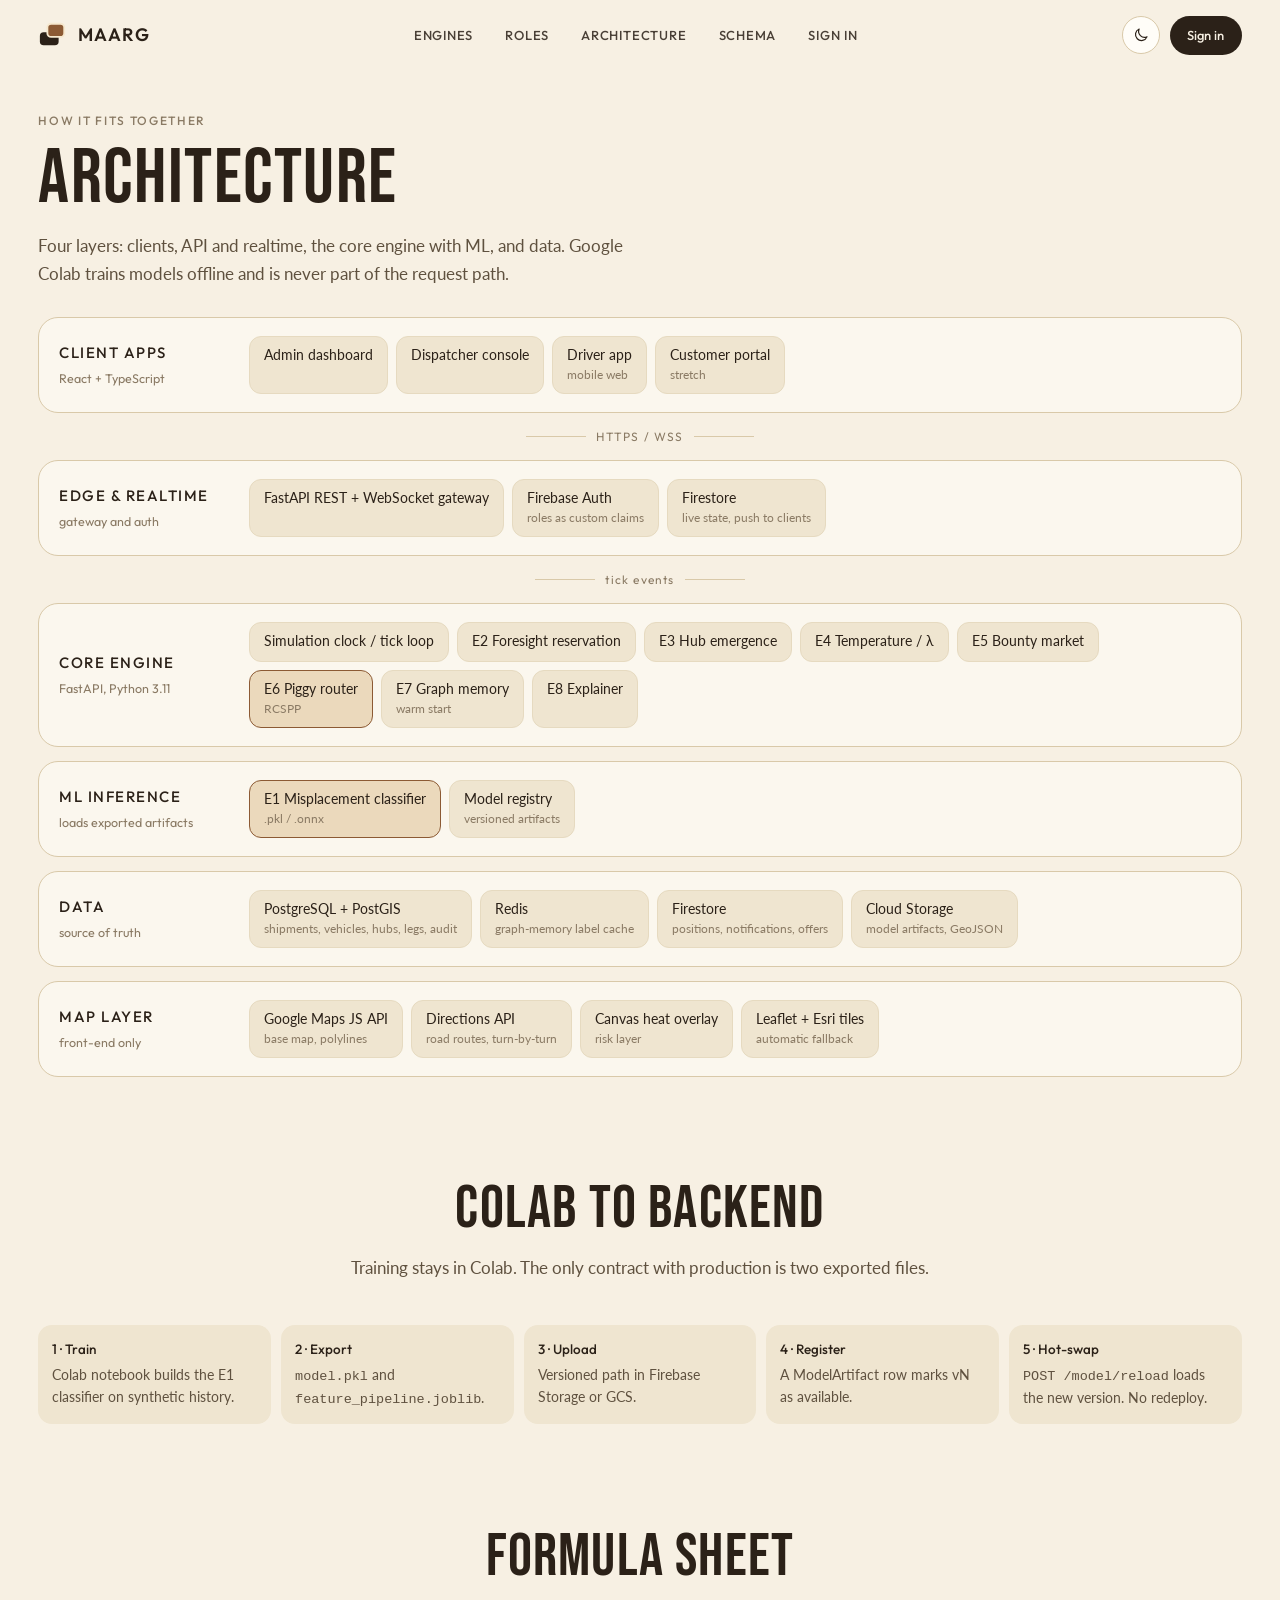
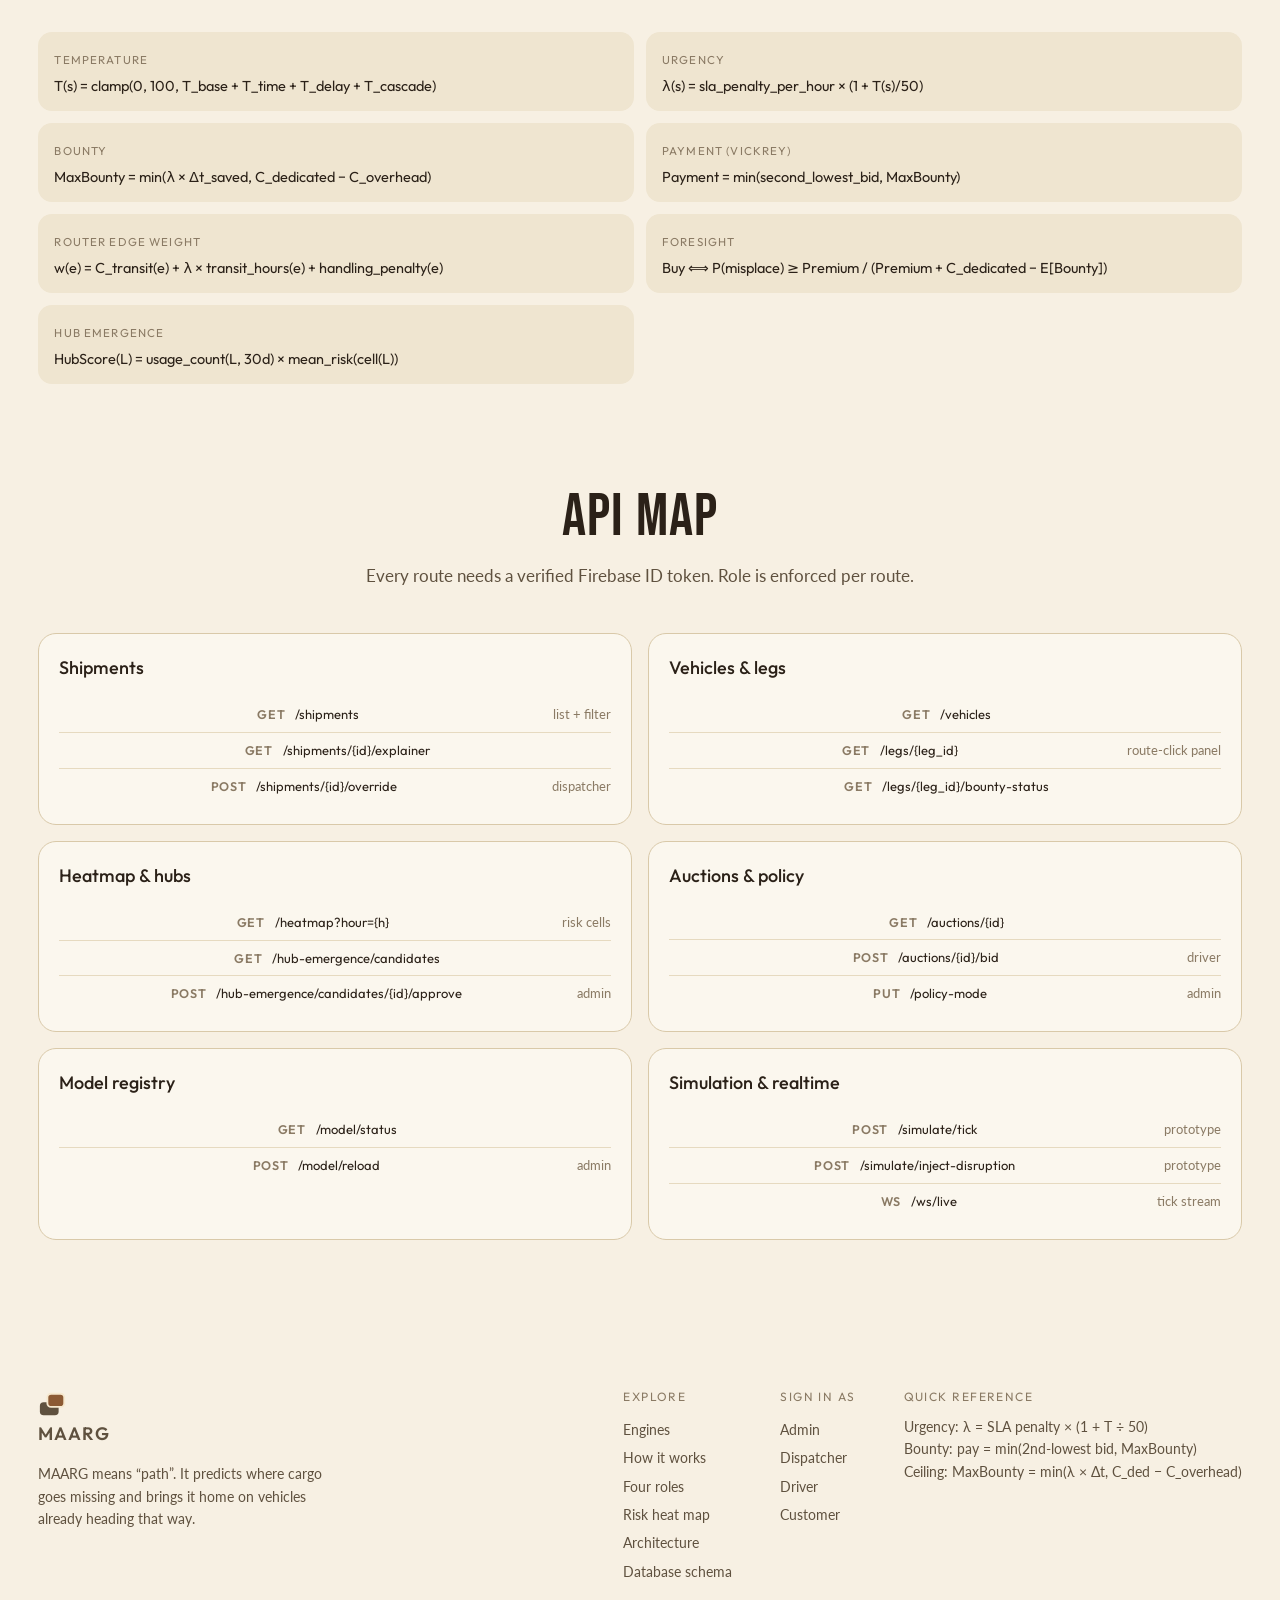
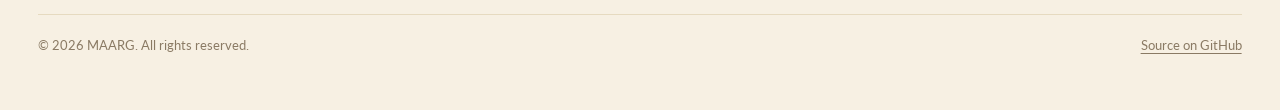
<file: frontend/sidecar-site/architecture.html>
<!DOCTYPE html>
<html lang="en">
<meta charset="utf-8">
<meta name="viewport" content="width=device-width, initial-scale=1, viewport-fit=cover">
<title>System architecture · MAARG</title>
<link rel="icon" href="favicon.svg" type="image/svg+xml">
<meta name="theme-color" content="#F7F0E3">
<meta name="description" content="How MAARG's engines, FastAPI backend, PostgreSQL database and static frontend fit together, from prediction to recovery.">
<link rel="preconnect" href="https://fonts.googleapis.com">
<link rel="preconnect" href="https://fonts.gstatic.com" crossorigin>
<link rel="stylesheet" href="https://fonts.googleapis.com/css2?family=Bebas+Neue&family=Lato:wght@400;700&family=Outfit:wght@300;400;500;600&display=swap">
<link rel="stylesheet" href="vendor/leaflet.css">
<link rel="stylesheet" href="css/styles.css">
<div id="app"></div>
<script src="vendor/leaflet.js"></script>
<script src="js/data.js"></script>
<script src="js/map.js"></script>
<script src="js/gmaps.js"></script>
<script src="js/art.js"></script>
<script src="js/session.js"></script>
<script src="js/common.js"></script>
<script src="js/page-arch.js"></script>
<script>architecture($('#app'));</script>
</file>
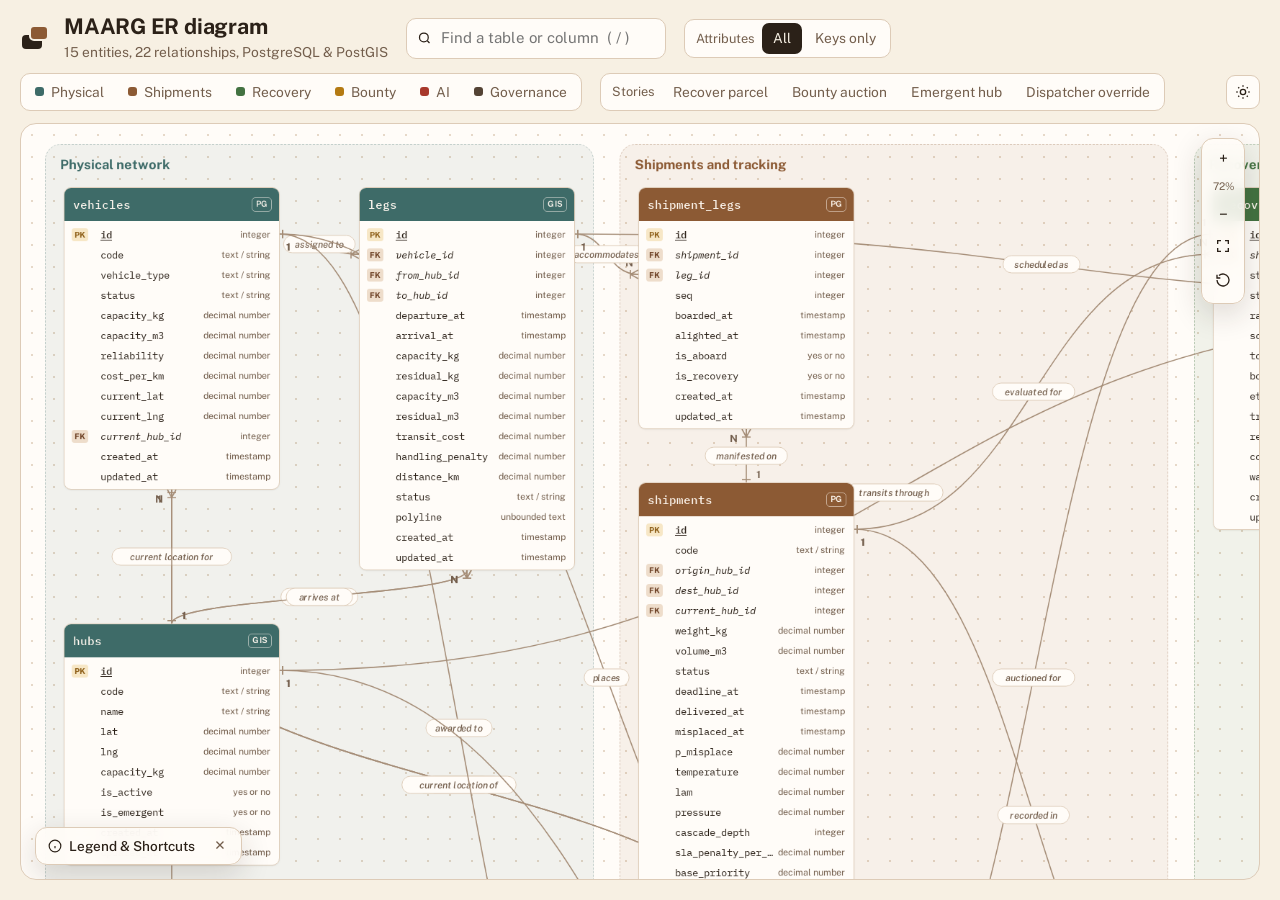
<file: frontend/sidecar-site/schema.html>
<!DOCTYPE html>
<html lang="en">
<head>
<meta charset="utf-8">
<meta name="viewport" content="width=device-width, initial-scale=1, viewport-fit=cover">
<title>Database schema · MAARG</title>
<link rel="icon" href="favicon.svg" type="image/svg+xml">
<meta name="theme-color" content="#F7F0E3">
<meta name="description" content="Interactive ER diagram of MAARG's PostgreSQL schema: every table, key and relationship behind the recovery engine.">
<link rel="preconnect" href="https://fonts.googleapis.com">
<link rel="preconnect" href="https://fonts.gstatic.com" crossorigin>
<link href="https://fonts.googleapis.com/css2?family=Public+Sans:wght@400;500;600;700&family=IBM+Plex+Mono:wght@400;500&display=swap" rel="stylesheet">
<style>
:root{
  --page:#F7F0E3; --surface:#FFFCF8; --ink:#2B2118; --muted:#735E4C; --line:#DDCBB7; --soft:#F2E8DC;
  --edge:#A58D77; --focus:#8C5A34; --grid:#E6D8C8; --glass:rgba(255,252,248,.88); --shadow:0 10px 30px rgba(43,33,24,.16);
  --c-network:#3E6B68; --c-shipment:#8C5A34; --c-recovery:#437241; --c-market:#B47A12; --c-learning:#A8382B; --c-system:#544334;
  --t-network:rgba(62,107,104,.07); --t-shipment:rgba(140,90,52,.07); --t-recovery:rgba(67,114,65,.07);
  --t-market:rgba(180,122,18,.08); --t-learning:rgba(168,56,43,.08); --t-system:rgba(84,67,52,.07);
  --pk:#8A5A12; --pk-bg:#F7E7C6; --fk:#6B3E22; --fk-bg:#EEDDCB;
  --sans:"Public Sans",system-ui,-apple-system,"Segoe UI",sans-serif;
  --mono:"IBM Plex Mono",ui-monospace,"SFMono-Regular",Menlo,Consolas,monospace;
  box-sizing:border-box;
  padding-top:env(safe-area-inset-top,0px);
  padding-bottom:env(safe-area-inset-bottom,0px);
}
@media (prefers-color-scheme: dark){
  :root:not([data-theme="light"]){
    --page:#1D1711; --surface:#261E16; --ink:#F3EAD9; --muted:#C2B29A; --line:#4A3C2C; --soft:#33261C;
    --edge:#A8927D; --focus:#D4A574; --grid:#2E2319; --glass:rgba(38,30,22,.88); --shadow:0 10px 30px rgba(0,0,0,.45);
    --c-network:#7FB0AC; --c-shipment:#D4A574; --c-recovery:#93BC8D; --c-market:#E2A93B; --c-learning:#E0705F; --c-system:#C9B6A0;
    --t-network:rgba(127,176,172,.08); --t-shipment:rgba(212,165,116,.08); --t-recovery:rgba(147,188,141,.08);
    --t-market:rgba(226,169,59,.08); --t-learning:rgba(224,112,95,.08); --t-system:rgba(201,182,160,.08);
    --pk:#E0B04A; --pk-bg:#3E3014; --fk:#D4A574; --fk-bg:#3E2C1E;
  }
}
:root[data-theme="dark"]{
  --page:#1D1711; --surface:#261E16; --ink:#F3EAD9; --muted:#C2B29A; --line:#4A3C2C; --soft:#33261C;
  --edge:#A8927D; --focus:#D4A574; --grid:#2E2319; --glass:rgba(38,30,22,.88); --shadow:0 10px 30px rgba(0,0,0,.45);
  --c-network:#7FB0AC; --c-shipment:#D4A574; --c-recovery:#93BC8D; --c-market:#E2A93B; --c-learning:#E0705F; --c-system:#C9B6A0;
  --t-network:rgba(127,176,172,.08); --t-shipment:rgba(212,165,116,.08); --t-recovery:rgba(147,188,141,.08);
  --t-market:rgba(226,169,59,.08); --t-learning:rgba(224,112,95,.08); --t-system:rgba(201,182,160,.08);
  --pk:#E0B04A; --pk-bg:#3E3014; --fk:#D4A574; --fk-bg:#3E2C1E;
}
*,*::before,*::after{box-sizing:inherit}
html,body{height:100%}
body{margin:0;background:var(--page);color:var(--ink);font-family:var(--sans);font-size:15px;line-height:1.5;display:flex;flex-direction:column}
button,input{font:inherit;color:inherit}
:focus-visible{outline:2px solid var(--focus);outline-offset:2px}

/* top bar */
.top{display:flex;flex-wrap:wrap;align-items:center;gap:10px 18px;padding:14px 20px 12px}
.brand{display:flex;align-items:center;gap:12px;color:inherit;text-decoration:none;border-radius:10px}
.brand:hover h1{text-decoration:underline;text-underline-offset:3px}
.brand svg{width:32px;height:32px;flex:none}
.brand h1{font-size:1.35rem;margin:0;letter-spacing:-0.01em;line-height:1.2}
.brand p{margin:2px 0 0;color:var(--muted);font-size:0.86rem}
.sp{flex:1}
.find{position:relative}
.find input{width:260px;border:1px solid var(--line);background:var(--surface);border-radius:10px;padding:8px 12px 8px 34px}
.find svg{position:absolute;left:11px;top:50%;transform:translateY(-50%);pointer-events:none}
.results{position:absolute;top:calc(100% + 6px);left:0;width:320px;background:var(--surface);border:1px solid var(--line);border-radius:12px;box-shadow:var(--shadow);padding:6px;z-index:30;display:none;max-height:320px;overflow:auto}
.results.open{display:block}
.results button{display:flex;align-items:center;gap:10px;width:100%;border:none;background:none;text-align:left;padding:7px 9px;border-radius:8px;cursor:pointer}
.results button:hover,.results button.act{background:var(--soft)}
.results i{width:8px;height:8px;border-radius:50%;background:var(--g);flex:none}
.results b{font-family:var(--mono);font-weight:500;font-size:0.86rem}
.results small{color:var(--muted);font-size:0.8rem;margin-left:auto}
.results .none{padding:8px 10px;color:var(--muted);font-size:0.88rem}
.seg{display:inline-flex;border:1px solid var(--line);border-radius:10px;background:var(--surface);padding:3px;gap:2px;flex-wrap:wrap}
.seg button{border:none;background:none;border-radius:7px;padding:5px 11px;cursor:pointer;font-size:0.86rem;color:var(--muted);display:inline-flex;align-items:center;gap:7px}
.seg button:hover{color:var(--ink)}
.seg button[aria-pressed="true"]{background:var(--ink);color:var(--page)}
.seg i{width:9px;height:9px;border-radius:3px;background:var(--g)}
.seg .lbl{padding:5px 6px 5px 8px;font-size:0.8rem;color:var(--muted);align-self:center}
.theme-btn{width:34px;height:34px;border:1px solid var(--line);border-radius:9px;background:var(--surface);display:grid;place-items:center;cursor:pointer}
.theme-btn:hover{background:var(--soft)}
.theme-btn svg{width:16px;height:16px}

/* stage */
.stage{position:relative;flex:1;min-height:520px;margin:0 20px 20px;border:1px solid var(--line);border-radius:16px;overflow:hidden;background-color:var(--surface);
  background-image:radial-gradient(var(--grid) 1.2px,transparent 1.2px);background-size:22px 22px;cursor:grab;touch-action:none;user-select:none}
.stage.panning{cursor:grabbing}
.world{position:absolute;left:0;top:0;transform-origin:0 0;will-change:transform}
.zone{position:absolute;border-radius:22px;background:var(--z);border:1px dashed color-mix(in srgb,var(--zc) 30%,transparent);transition:opacity .25s}
.zone b{position:absolute;left:20px;top:14px;font-size:1.15rem;color:var(--zc);font-weight:700}
.zone.dim{opacity:.3}
svg.edges{position:absolute;left:0;top:0;overflow:visible;pointer-events:none}
.edge{pointer-events:auto;transition:opacity .25s}
.edge .ln{fill:none;stroke:var(--edge);stroke-width:1.6;transition:stroke .2s,stroke-width .2s}
.edge .hit{fill:none;stroke:transparent;stroke-width:16;cursor:pointer}
.edge .tag{pointer-events:none}
.edge .tag rect{fill:var(--surface);stroke:var(--line)}
.edge .tag text{font-family:var(--sans);font-size:13px;fill:var(--muted);font-weight:500;font-style:italic}
.edge .card-n{font-family:var(--sans);font-size:14px;font-weight:700;fill:var(--muted)}
.edge.hl .card-n,.edge:hover .card-n{fill:var(--ink)}
.edge.hl .tag text,.edge:hover .tag text{fill:var(--ink)}
.edge.hl .tag rect,.edge:hover .tag rect{stroke:var(--ink)}
.edge:hover .ln{stroke:var(--ink)}
.edge.hl .ln{stroke:var(--ink);stroke-width:2.3;stroke-dasharray:8 6;animation:flow 1s linear infinite}
.edge.hl.rev .ln{animation-name:flowrev}
.edge.dim{opacity:.08}
@keyframes flow{to{stroke-dashoffset:-14}}
@keyframes flowrev{to{stroke-dashoffset:14}}

.card{position:absolute;width:300px;background:var(--surface);border:1px solid var(--line);border-radius:10px;cursor:pointer;overflow:hidden;
  transition:opacity .25s,box-shadow .2s;box-shadow:0 1px 2px rgba(43,33,24,.08)}
.card:hover{box-shadow:0 6px 18px rgba(43,33,24,.16)}
.card .hd{height:46px;display:flex;align-items:center;justify-content:space-between;gap:8px;padding:0 10px 0 12px;background:var(--g);color:#FFF8F0}
.card .nm{font-family:var(--mono);font-weight:500;font-size:16px;white-space:nowrap;overflow:hidden;text-overflow:ellipsis}
.card .st{font-size:11.5px;font-weight:600;border:1px solid rgba(255,248,240,.55);border-radius:5px;padding:0 5px;letter-spacing:.02em;flex:none}
.card ul{list-style:none;margin:0;padding:5px 0}
.card li{height:28px;display:grid;grid-template-columns:34px 1fr auto;align-items:center;gap:6px;padding:0 12px 0 10px;font-size:14px}
.card li .cn{font-family:var(--mono);white-space:nowrap;overflow:hidden;text-overflow:ellipsis}
.card li .ct{color:var(--muted);font-size:12.5px;white-space:nowrap}
.card li.pk .cn{font-weight:500;text-decoration:underline;text-underline-offset:2px}
.card li.fk .cn{font-style:italic}
.card li.lit{background:var(--soft)}
.card li .k{justify-self:start}
.card.dim{opacity:.18}
.card.sel{box-shadow:0 0 0 2px var(--g),0 8px 22px rgba(43,33,24,.18)}
.card.dragging{cursor:grabbing;box-shadow:var(--shadow);z-index:5;transition:none}
.card .num{position:absolute;right:-9px;top:-10px;width:22px;height:22px;border-radius:50%;background:var(--ink);color:var(--page);font-size:12px;font-weight:700;display:none;align-items:center;justify-content:center}
.card.inStory .num{display:flex}
.card.now{animation:pulse 1.8s ease-out infinite}
@keyframes pulse{0%{box-shadow:0 0 0 2px var(--g),0 0 0 2px var(--g)}100%{box-shadow:0 0 0 2px var(--g),0 0 0 16px transparent}}

/* floating detail card */
.pop{position:absolute;width:340px;max-height:calc(100% - 24px);display:flex;flex-direction:column;background:var(--surface);border:1px solid var(--line);border-top:4px solid var(--g);border-radius:14px;box-shadow:var(--shadow);z-index:20;
  opacity:0;transform:scale(.96);transform-origin:top left;transition:opacity .16s,transform .16s;pointer-events:none;cursor:default;user-select:text}
.pop.open{opacity:1;transform:none;pointer-events:auto}
.pop .ph{display:flex;align-items:flex-start;gap:8px;padding:14px 14px 0}
.pop h2{font-family:var(--mono);font-weight:500;font-size:1.05rem;margin:0;flex:1;overflow-wrap:anywhere}
.pop .x{border:none;background:var(--soft);width:28px;height:28px;border-radius:8px;cursor:pointer;font-size:16px;line-height:1;flex:none}
.pop .tags{display:flex;flex-wrap:wrap;gap:6px;padding:8px 14px 0}
.pop .tags span{font-size:0.76rem;border:1px solid var(--line);border-radius:999px;padding:1px 8px;color:var(--muted)}
.pop .tags span.g{color:var(--g);border-color:var(--g)}
.pop .desc{padding:8px 14px 0;font-size:0.88rem;margin:0}
.pop .why{padding:4px 14px 0;font-size:0.82rem;color:var(--muted);margin:0}
.ptabs{display:flex;gap:4px;padding:12px 14px 0;border-bottom:1px solid var(--soft)}
.ptabs button{border:none;background:none;padding:6px 8px 8px;cursor:pointer;color:var(--muted);border-bottom:2px solid transparent;font-size:0.86rem;font-weight:500}
.ptabs button[aria-selected="true"]{color:var(--ink);border-bottom-color:var(--g)}
.pbody{overflow:auto;padding:8px 14px 14px}
.crow{display:grid;grid-template-columns:30px 1fr auto;gap:2px 8px;padding:7px 0;border-bottom:1px solid var(--soft);align-items:baseline}
.crow:last-child{border-bottom:none}
.crow code{font-family:var(--mono);font-size:0.82rem}
.crow .ty{color:var(--muted);font-size:0.78rem;white-space:nowrap}
.crow .nt{grid-column:2 / 4;color:var(--muted);font-size:0.78rem}
.crow .go{border:none;background:none;padding:0;color:var(--fk);cursor:pointer;font-size:0.78rem;text-decoration:underline;text-underline-offset:2px}
.k{font-size:11px;font-weight:700;border-radius:4px;padding:1px 4px;text-align:center;align-self:center}
.k.pk{color:var(--pk);background:var(--pk-bg)}
.k.fk{color:var(--fk);background:var(--fk-bg)}
.eg{display:grid;grid-template-columns:auto 1fr;gap:0;font-size:0.8rem;border:1px solid var(--soft);border-radius:10px;overflow:hidden;margin-top:6px}
.eg div{padding:6px 9px;border-bottom:1px solid var(--soft);font-family:var(--mono);overflow-wrap:anywhere}
.eg div:nth-child(odd){color:var(--muted);background:var(--soft)}
.hint{color:var(--muted);font-size:0.8rem;margin:4px 0 0}
.links{display:grid;gap:6px;margin-top:4px}
.links button{border:1px solid var(--line);background:var(--surface);border-radius:10px;padding:8px 10px;text-align:left;cursor:pointer;font-size:0.84rem}
.links button:hover{border-color:var(--g)}
.links code{font-family:var(--mono);font-size:0.8rem}

/* overlays inside stage */
.ovl{position:absolute;z-index:15}
.glass{background:var(--glass);backdrop-filter:blur(8px);-webkit-backdrop-filter:blur(8px);border:1px solid var(--line);border-radius:12px;box-shadow:var(--shadow)}
.zoom{top:14px;right:14px;display:flex;flex-direction:column;padding:4px;gap:2px}
.zoom button{width:34px;height:32px;border:none;background:none;border-radius:8px;cursor:pointer;font-size:16px}
.zoom button:hover{background:var(--soft)}
.zoom .pct{font-size:10.5px;color:var(--muted);text-align:center;padding:2px 0}
.keybtn{left:14px;bottom:14px}
.keyhdr{display:flex;align-items:center;justify-content:space-between}
.keyhdr>button{border:none;background:none;padding:8px 12px;cursor:pointer;font-size:0.85rem;font-weight:500;display:inline-flex;align-items:center;gap:7px}
.keyhdr>button:hover{color:var(--focus)}
.keyclose{display:none;border:none;background:var(--soft);width:26px;height:26px;border-radius:7px;cursor:pointer;font-size:14px;line-height:1;margin-right:8px;color:var(--muted);align-items:center;justify-content:center;transition:background .15s,color .15s}
.keyclose:hover{background:var(--line);color:var(--ink)}
.keybtn.open .keyclose{display:inline-flex}
.keybtn.open .keyhdr{border-bottom:1px solid var(--soft)}
.keybody{display:none;padding:8px 14px 12px;font-size:0.82rem;gap:7px;min-width:260px}
.keybtn.open .keybody{display:grid}
.keybody div{display:flex;align-items:center;gap:9px}
.keybody kbd{font-family:var(--mono);font-size:0.74rem;border:1px solid var(--line);border-bottom-width:2px;border-radius:4px;padding:0 4px;background:var(--surface)}
.keybody hr{border:none;border-top:1px solid var(--line);margin:4px 0;width:100%}

/* story player */
.player{left:50%;bottom:16px;transform:translateX(-50%) translateY(10px);width:min(640px,calc(100% - 100px));min-width:300px;padding:12px 14px;opacity:0;pointer-events:none;transition:opacity .2s,transform .2s}
.player.open{opacity:1;transform:translateX(-50%);pointer-events:auto}
.player .row{display:flex;align-items:center;gap:8px}
.player h3{margin:0;font-size:0.95rem;flex:1}
.player .cap{margin:6px 0 10px;font-size:0.92rem;min-height:2.8em}
.player .cap code{font-family:var(--mono);font-size:0.84rem;font-weight:500;background:var(--soft);padding:1px 6px;border-radius:5px}
.player .ctl{display:flex;align-items:center;gap:6px}
.player .ctl button{border:1px solid var(--line);background:var(--surface);border-radius:9px;padding:5px 12px;cursor:pointer;font-size:0.85rem}
.player .ctl button.pri{background:var(--ink);color:var(--page);border-color:var(--ink)}
.player .ctl button:disabled{opacity:.4;cursor:default}
.dots{display:flex;gap:6px;margin-left:auto}
.dots button{width:10px;height:10px;border-radius:50%;border:none;background:var(--line);padding:0;cursor:pointer}
.dots button.done{background:var(--muted)}
.dots button.cur{background:var(--ink);width:22px;border-radius:5px}
.player .x{border:none;background:none;cursor:pointer;font-size:16px;padding:2px 6px;border-radius:6px}

.toast{left:50%;top:14px;transform:translateX(-50%);padding:7px 14px;font-size:0.85rem;opacity:0;transition:opacity .3s;pointer-events:none}
.toast.show{opacity:1}

@media (max-width: 820px){
  .top{padding:12px 12px 10px}
  .find input{width:100%}
  .find{flex:1 1 100%}
  .stage{margin:0 10px 10px}
  .player{width:calc(100% - 28px);min-width:0}
  .pop{width:min(340px,calc(100% - 24px))}
}
@media (prefers-reduced-motion: reduce){
  *{transition:none!important;animation:none!important}
}
</style>
</head>
<body>
<div class="top">
  <a class="brand" href="index.html" aria-label="MAARG home" title="Back to MAARG home">
    <svg viewBox="0 0 32 32" aria-hidden="true">
      <rect x="2" y="13" width="20" height="14" rx="4" fill="currentColor"/>
      <rect x="10" y="4" width="18" height="14" rx="4" fill="var(--focus)" stroke="var(--page)" stroke-width="2"/>
    </svg>
    <div>
      <h1>MAARG ER diagram</h1>
      <p>15 entities, 22 relationships, PostgreSQL & PostGIS</p>
    </div>
  </a>
  <div class="find">
    <svg width="15" height="15" viewBox="0 0 24 24" fill="none" stroke="currentColor" stroke-width="2" aria-hidden="true"><circle cx="11" cy="11" r="7"/><path d="M20 20l-3.5-3.5"/></svg>
    <input id="q" type="search" placeholder="Find a table or column  ( / )" aria-label="Find a table or column" autocomplete="off" aria-controls="results" aria-expanded="false">
    <div class="results" id="results" role="listbox"></div>
  </div>
  <div class="seg" role="group" aria-label="Attributes shown" id="modes"><span class="lbl">Attributes</span><button data-mode="all" aria-pressed="true">All</button><button data-mode="keys" aria-pressed="false">Keys only</button></div>
  <div class="seg" role="group" aria-label="Focus an area" id="areas"></div>
  <div class="seg" role="group" aria-label="Guided stories" id="storySeg"><span class="lbl">Stories</span><button data-story="recovery" aria-pressed="false">Recover parcel</button><button data-story="bounty" aria-pressed="false">Bounty auction</button><button data-story="emergence" aria-pressed="false">Emergent hub</button><button data-story="override" aria-pressed="false">Dispatcher override</button></div>
  <span class="sp"></span>
  <button class="theme-btn" id="themeBtn" aria-label="Toggle theme">
    <svg viewBox="0 0 24 24" fill="none" stroke="currentColor" stroke-width="2"><circle cx="12" cy="12" r="4"/><path d="M12 2v2M12 20v2M2 12h2M20 12h2M4.9 4.9l1.4 1.4M17.7 17.7l1.4 1.4M4.9 19.1l1.4-1.4M17.7 6.3l1.4-1.4"/></svg>
  </button>
</div>

<div class="stage" id="stage" aria-label="Entity relationship diagram. Drag to pan, scroll to move, pinch or Ctrl and scroll to zoom.">
  <div class="world" id="world"></div>
  <div class="pop" id="pop" role="dialog" aria-modal="false" aria-labelledby="popTitle"></div>

  <div class="ovl glass zoom" aria-label="Zoom">
    <button id="zin" aria-label="Zoom in">+</button>
    <div class="pct" id="pct">100%</div>
    <button id="zout" aria-label="Zoom out">−</button>
    <button id="zfit" aria-label="Fit to screen" title="Fit (F)">
      <svg width="16" height="16" viewBox="0 0 24 24" fill="none" stroke="currentColor" stroke-width="2" aria-hidden="true"><path d="M4 9V4h5M20 9V4h-5M4 15v5h5M20 15v5h-5"/></svg>
    </button>
    <button id="zreset" aria-label="Reset layout" title="Reset layout">
      <svg width="16" height="16" viewBox="0 0 24 24" fill="none" stroke="currentColor" stroke-width="2" aria-hidden="true"><path d="M3 12a9 9 0 1 0 3-6.7"/><path d="M3 4v5h5"/></svg>
    </button>
  </div>

  <div class="ovl glass player" id="player"></div>

  <div class="ovl glass keybtn" id="keybox">
    <div class="keyhdr">
      <button id="keytoggle" aria-expanded="false" title="Toggle Legend &amp; Shortcuts">
        <svg width="14" height="14" viewBox="0 0 24 24" fill="none" stroke="currentColor" stroke-width="2" style="flex:none" aria-hidden="true"><circle cx="12" cy="12" r="10"/><path d="M12 16v-4M12 8h.01"/></svg>
        Legend &amp; Shortcuts
      </button>
      <button id="keyclose" class="keyclose" aria-label="Close Legend &amp; Shortcuts" title="Close (Esc)">✕</button>
    </div>
    <div class="keybody">
      <div><span class="k pk">PK</span>Primary key, underlined</div>
      <div><span class="k fk">FK</span>Foreign key, in italics</div>
      <div><svg width="44" height="14" aria-hidden="true"><path d="M2 7H42M9 1V13" stroke="var(--edge)" stroke-width="1.7" fill="none"/></svg>1: exactly one</div>
      <div><svg width="44" height="14" aria-hidden="true"><path d="M2 7H42M29 7L42 1M29 7L42 13M29 1V13" stroke="var(--edge)" stroke-width="1.6" fill="none"/></svg>N: many</div>
      <div><svg width="44" height="14" aria-hidden="true"><path d="M2 7H42M35 1V13" stroke="var(--edge)" stroke-width="1.7" fill="none"/></svg>0..1: at most one</div>
      <div>Lines run from a foreign key to the primary key it references</div>
      <div><span class="k" style="border:1px solid var(--line)">PG</span>PostgreSQL relational</div>
      <div><span class="k" style="border:1px solid var(--line)">GIS</span>PostGIS geo-coordinates</div>
      <div><span class="k" style="border:1px solid var(--line)">ML</span>Trained Model Registry</div>
      <hr>
      <div><kbd>/</kbd> search <kbd>F</kbd> fit <kbd>Esc</kbd> close</div>
      <div>Drag a table to move it</div>
    </div>
  </div>

  <div class="ovl glass toast" id="toast"></div>
</div>

<script>
const GROUPS={
  network:{label:"Physical network",c:"--c-network",t:"--t-network"},
  shipment:{label:"Shipments and tracking",c:"--c-shipment",t:"--t-shipment"},
  recovery:{label:"Recovery and routing",c:"--c-recovery",t:"--t-recovery"},
  market:{label:"Bounty auction market",c:"--c-market",t:"--t-market"},
  learning:{label:"AI models and emergence",c:"--c-learning",t:"--t-learning"},
  system:{label:"Governance and security",c:"--c-system",t:"--t-system"}
};

const STORES={
  pg:{short:"PG",label:"PostgreSQL relational"},
  gis:{short:"GIS",label:"PostGIS geometry"},
  ml:{short:"ML",label:"Model registry (.pkl / .onnx)"}
};

const TYPES={
  int:["integer","INTEGER"],
  str:["text / string","VARCHAR"],
  float:["decimal number","FLOAT / DOUBLE"],
  bool:["yes or no","BOOLEAN"],
  ts:["timestamp","TIMESTAMP UTC"],
  text:["unbounded text","TEXT"]
};

// All 15 MAARG entities
const TABLES=[
  {id:"hubs",g:"network",s:"gis",core:true,
   purpose:"Physical sorting and transfer facilities acting as nodes in the routing graph.",
   used:"E6 evaluates recovery paths through hubs. E3 adds emergent hubs when bottlenecks form.",
   cols:[
     ["id","int","PK","Primary key facility identifier"],
     ["code","str","","Unique hub code (e.g. BOM, PNQ, DEL)"],
     ["name","str","","Full facility name"],
     ["lat","float","","Latitude in decimal degrees"],
     ["lng","float","","Longitude in decimal degrees"],
     ["capacity_kg","float","","Daily throughput capacity in kg"],
     ["is_active","bool","","Operational status"],
     ["is_emergent","bool","","True if dynamically created by E3 Hub Emergence approval"],
     ["created_at","ts","",""],
     ["updated_at","ts","",""]
   ]},
  {id:"vehicles",g:"network",s:"pg",
   purpose:"Owned or third-party freight vehicles that carry recovery cargo.",
   used:"E5 reverse auction bidders and E6 piggyback capacity provider.",
   cols:[
     ["id","int","PK","Primary key vehicle identifier"],
     ["code","str","","Registration number or fleet code"],
     ["vehicle_type","str","","OWNED or THIRD_PARTY"],
     ["status","str","","IDLE, EN_ROUTE, LOADING or OFFLINE"],
     ["capacity_kg","float","","Total cargo weight limit in kg"],
     ["capacity_m3","float","","Volume capacity limit in m³"],
     ["reliability","float","","Historical on-time score in [0, 1] for E5 bid weighting"],
     ["cost_per_km","float","","Operating cost in ₹ per kilometre"],
     ["current_lat","float","","Live telematics GPS latitude"],
     ["current_lng","float","","Live telematics GPS longitude"],
     ["current_hub_id","int","FK:hubs.id","Facility where vehicle is currently parked"],
     ["created_at","ts","",""],
     ["updated_at","ts","",""]
   ]},
  {id:"legs",g:"network",s:"gis",core:true,
   purpose:"Scheduled movements between two hubs forming edges in the time-expanded graph.",
   used:"E6 Resource-Constrained Shortest Path search finds spare capacity on these legs.",
   cols:[
     ["id","int","PK","Primary key movement identifier"],
     ["vehicle_id","int","FK:vehicles.id","Assigned vehicle carrier"],
     ["from_hub_id","int","FK:hubs.id","Departure sorting facility"],
     ["to_hub_id","int","FK:hubs.id","Destination sorting facility"],
     ["departure_at","ts","","Scheduled departure"],
     ["arrival_at","ts","","Scheduled arrival"],
     ["capacity_kg","float","","Total movement payload capacity in kg"],
     ["residual_kg","float","","Remaining unused capacity available for piggybacking"],
     ["capacity_m3","float","","Total movement volume in m³"],
     ["residual_m3","float","","Remaining volume available for piggybacking"],
     ["transit_cost","float","","Base transit cost input for edge w(e)"],
     ["handling_penalty","float","","Hop transfer penalty in ₹"],
     ["distance_km","float","","Road distance in km"],
     ["status","str","","SCHEDULED, DEPARTED, ARRIVED, CANCELLED or DELAYED"],
     ["polyline","text","","Encoded route polyline coordinates"],
     ["created_at","ts","",""],
     ["updated_at","ts","",""]
   ]},
  {id:"shipments",g:"shipment",s:"pg",core:true,
   purpose:"The central parcel entity moving through the reverse logistics network.",
   used:"Holds real-time engine scores: P(misplace) from E1, temperature and λ from E4.",
   cols:[
     ["id","int","PK","Primary key consignment identifier"],
     ["code","str","","Tracking barcode number"],
     ["origin_hub_id","int","FK:hubs.id","Originating distribution facility"],
     ["dest_hub_id","int","FK:hubs.id","Destination customer hub"],
     ["current_hub_id","int","FK:hubs.id","Current location (or null if moving)"],
     ["weight_kg","float","","Physical weight in kg"],
     ["volume_m3","float","","Parcel cubic dimensions"],
     ["status","str","","PENDING, IN_TRANSIT, MISPLACED, RECOVERING, DELIVERED or FAILED"],
     ["deadline_at","ts","","Guaranteed customer SLA delivery deadline"],
     ["delivered_at","ts","","Timestamp when delivered to recipient"],
     ["misplaced_at","ts","","Timestamp when detected misplaced"],
     ["p_misplace","float","","E1 calibrated probability of misplacement in [0, 1]"],
     ["temperature","float","","E4 Adaptive Temperature T(s) in [0, 100]"],
     ["lam","float","","E4 Urgency multiplier λ(s) in ₹ per delayed hour"],
     ["pressure","float","","Recovery pressure score in [0, 1] for queue priority"],
     ["cascade_depth","int","","Network cascade hops from originating disruption"],
     ["sla_penalty_per_hour","float","","Contractual SLA delay penalty in ₹/hour"],
     ["base_priority","float","","Priority class multiplier"],
     ["customer_premium","float","","Customer pay-to-expedite amount"],
     ["created_at","ts","",""],
     ["updated_at","ts","",""]
   ]},
  {id:"shipment_legs",g:"shipment",s:"pg",
   purpose:"Many-to-many link recording which shipment travels aboard which scheduled leg.",
   used:"Powers the leg manifest panel ('shipments currently aboard') and simulation clock.",
   cols:[
     ["id","int","PK","Primary key link identifier"],
     ["shipment_id","int","FK:shipments.id","Shipment parcel identifier"],
     ["leg_id","int","FK:legs.id","Scheduled leg carrying this parcel"],
     ["seq","int","","Sequential hop order in itinerary (0..N)"],
     ["boarded_at","ts","","Timestamp when scanned onto vehicle"],
     ["alighted_at","ts","","Timestamp when offloaded at intermediate hub"],
     ["is_aboard","bool","","True if currently inside vehicle right now"],
     ["is_recovery","bool","","True if this was an emergency recovery leg"],
     ["created_at","ts","",""],
     ["updated_at","ts","",""]
   ]},
  {id:"recovery_plans",g:"recovery",s:"pg",core:true,
   purpose:"Candidate recovery routes produced by E6 for misplaced shipments.",
   used:"E6 evaluates k plans; rank 1 is proposed, others kept for E8 explainer.",
   cols:[
     ["id","int","PK","Primary key plan identifier"],
     ["shipment_id","int","FK:shipments.id","Shipment requiring recovery"],
     ["strategy","str","","PIGGYBACK, HYBRID, DEDICATED or PRE_RESERVED"],
     ["status","str","","PROPOSED, COMMITTED, REJECTED, OVERRIDDEN or COMPLETED"],
     ["rank","int","","Optimizer preference rank (1 = recommended top pick)"],
     ["score","float","","Overall multi-objective optimizer score"],
     ["total_cost","float","","Total estimated recovery cost in ₹"],
     ["bounty_cost","float","","Driver bounty share in ₹"],
     ["eta","ts","","Predicted recovery arrival timestamp"],
     ["transit_hours","float","","Total elapsed hours in transit"],
     ["rejection_reason","text","","Verbatim rationale consumed by E8 Explainer"],
     ["compute_ms","float","","Solving latency in milliseconds"],
     ["warm_started","bool","","True if warm-started via E7 graph memory cache"],
     ["created_at","ts","",""],
     ["updated_at","ts","",""]
   ]},
  {id:"recovery_paths",g:"recovery",s:"pg",
   purpose:"Ordered sequence of hops that constitute a recovery plan.",
   used:"Visualises recovery polylines on Google Maps and reserves leg capacity.",
   cols:[
     ["id","int","PK","Primary key hop identifier"],
     ["plan_id","int","FK:recovery_plans.id","Parent recovery plan"],
     ["seq","int","","Position in plan journey (0..N)"],
     ["leg_id","int","FK:legs.id","Scheduled leg used (or null for dedicated)"],
     ["from_hub_id","int","FK:hubs.id","Hop departure facility"],
     ["to_hub_id","int","FK:hubs.id","Hop destination facility"],
     ["departure_at","ts","","Hop departure timestamp"],
     ["arrival_at","ts","","Hop arrival timestamp"],
     ["edge_cost","float","","Evaluated edge weight w(e) for this hop"],
     ["created_at","ts","",""],
     ["updated_at","ts","",""]
   ]},
  {id:"auctions",g:"market",s:"pg",core:true,
   purpose:"E5 Vickrey second-price reverse auctions for recovery carriage.",
   used:"Outsources legs to third-party drivers capped at MaxBounty.",
   cols:[
     ["id","int","PK","Primary key auction identifier"],
     ["shipment_id","int","FK:shipments.id","Shipment requiring transport"],
     ["plan_id","int","FK:recovery_plans.id","Associated recovery plan"],
     ["status","str","","OPEN, CLOSED, AWARDED or NO_BIDS"],
     ["max_bounty","float","","Ceiling price: min(λ × Δt_saved, C_dedicated - C_overhead)"],
     ["opened_at","ts","","Auction bidding start time"],
     ["closes_at","ts","","Auction bidding deadline"],
     ["winning_vehicle_id","int","FK:vehicles.id","Winning bidder vehicle"],
     ["payment","float","","Vickrey payout = min(second_lowest_bid, MaxBounty)"],
     ["created_at","ts","",""],
     ["updated_at","ts","",""]
   ]},
  {id:"bids",g:"market",s:"pg",
   purpose:"Asks submitted by vehicle drivers to carry recovery cargo.",
   used:"E5 auction resolver orders bids and determines the Vickrey payment.",
   cols:[
     ["id","int","PK","Primary key bid identifier"],
     ["auction_id","int","FK:auctions.id","Target auction event"],
     ["vehicle_id","int","FK:vehicles.id","Bidding carrier vehicle"],
     ["amount","float","","Carrier ask in ₹"],
     ["detour_km","float","","Additional detour kilometres required"],
     ["is_winner","bool","","True if selected as the winning bid"],
     ["created_at","ts","",""],
     ["updated_at","ts","",""]
   ]},
  {id:"recovery_outcomes",g:"learning",s:"pg",core:true,
   purpose:"E9 closed-loop learning records capturing predicted vs actual delivery outcomes.",
   used:"Ground truth for offline retraining runs and live Brier score tracking.",
   cols:[
     ["id","int","PK","Primary key outcome record"],
     ["shipment_id","int","FK:shipments.id","Evaluated shipment"],
     ["plan_id","int","FK:recovery_plans.id","Executed recovery plan"],
     ["strategy","str","","Executed strategy"],
     ["succeeded","bool","","True if parcel reached destination safely"],
     ["predicted_cost","float","","Engine estimated cost"],
     ["predicted_arrival","ts","","Engine predicted delivery time"],
     ["predicted_p_misplace","float","","E1 calibrated probability"],
     ["predicted_temperature","float","","E4 Temperature T(s)"],
     ["predicted_lambda","float","","E4 Urgency factor λ(s)"],
     ["actual_cost","float","","Realised final cost in ₹"],
     ["actual_arrival","ts","","Realised arrival timestamp"],
     ["actually_misplaced","bool","","Ground truth misplacement label (0 or 1)"],
     ["cost_error","float","","actual_cost - predicted_cost"],
     ["eta_error_hours","float","","actual_arrival - predicted_arrival in hours"],
     ["risk_brier","float","","Brier score contribution = (p - outcome)²"],
     ["met_deadline","bool","","Delivered on or before guaranteed SLA"],
     ["recovery_seconds","float","","Elapsed seconds from misplacement to delivery"],
     ["failure_reason","text","","Root failure diagnostic if aborted"],
     ["notes","text","","Dispatcher audit notes"],
     ["created_at","ts","",""],
     ["updated_at","ts","",""]
   ]},
  {id:"hub_candidates",g:"learning",s:"gis",
   purpose:"E3 emergent transfer hub proposals clustered from recurring bottlenecks.",
   used:"Admin approves proposals to dynamically instantiate active hubs.",
   cols:[
     ["id","int","PK","Primary key proposal identifier"],
     ["lat","float","","Proposed candidate centroid latitude"],
     ["lng","float","","Proposed candidate centroid longitude"],
     ["usage_count","int","","Shipment passages within 25km in past 30 days"],
     ["mean_risk","float","","Average cell risk score"],
     ["hub_score","float","","HubScore = usage_count × mean_risk"],
     ["est_setup_cost","float","","Capital setup & lease cost in ₹"],
     ["est_annual_savings","float","","Projected detour & delay savings in ₹/year"],
     ["status","str","","PENDING, APPROVED or REJECTED"],
     ["approved_hub_id","int","FK:hubs.id","Created hub identifier if approved"],
     ["created_at","ts","",""],
     ["updated_at","ts","",""]
   ]},
  {id:"model_artifacts",g:"learning",s:"ml",
   purpose:"Model registry storing versioned machine learning weights and feature pipelines.",
   used:"E1 reload endpoint swaps active model version in memory without restarting server.",
   cols:[
     ["id","int","PK","Primary key artifact identifier"],
     ["name","str","","Model identifier (e.g. e1_misplacement_classifier)"],
     ["version","str","","Semantic version or training run hash"],
     ["storage_path","str","","Local path to model.pkl and pipeline.joblib"],
     ["trained_at","ts","","Colab training completion timestamp"],
     ["metrics_json","text","","JSON performance metrics (AUC, Brier, F1)"],
     ["is_active","bool","","True if currently loaded for production inference"],
     ["created_at","ts","",""],
     ["updated_at","ts","",""]
   ]},
  {id:"users",g:"system",s:"pg",
   purpose:"Application users authenticated by Firebase Auth with custom claims.",
   used:"Server verifies claims on every API request. Manages driver-vehicle pairings.",
   cols:[
     ["id","int","PK","Primary key user identifier"],
     ["email","str","","User email address"],
     ["firebase_uid","str","","Firebase authentication UID"],
     ["role","str","","ADMIN, DISPATCHER, DRIVER or CUSTOMER"],
     ["vehicle_id","int","FK:vehicles.id","Assigned vehicle if role is DRIVER"],
     ["created_at","ts","",""],
     ["updated_at","ts","",""]
   ]},
  {id:"audit_logs",g:"system",s:"pg",
   purpose:"Immutable audit log of all manual overrides, hub approvals, and disruptions.",
   used:"Maintains accountability for safety and compliance under AI orchestration.",
   cols:[
     ["id","int","PK","Primary key log identifier"],
     ["actor_user_id","int","FK:users.id","User who performed the action"],
     ["action","str","","OVERRIDE_PLAN, APPROVE_HUB, RELOAD_MODEL, etc."],
     ["target_type","str","","Target entity name"],
     ["target_id","int","","Target entity primary key"],
     ["reason_text","text","","Mandatory justification given by dispatcher"],
     ["timestamp","ts","","Immutable UTC event timestamp"]
   ]},
  {id:"policy_modes",g:"system",s:"pg",
   purpose:"Singleton configuration row holding the active optimization dial weights.",
   used:"E4 consumes weights to scale base temperature and cost tradeoffs.",
   cols:[
     ["id","int","PK","Primary key configuration identifier"],
     ["mode","str","","BUSINESS, SLA_STRICT, FAIRNESS or EFFICIENCY"],
     ["weights_json","text","","JSON weights for SLA, cost, and emissions"],
     ["updated_by","int","FK:users.id","Admin user who last changed dial"],
     ["created_at","ts","",""],
     ["updated_at","ts","",""]
   ]}
];

// Drawn Foreign Key Relationships
const EDGES=[
  ["hubs","vehicles","current location for","many"],
  ["vehicles","legs","assigned to","many"],
  ["hubs","legs","departs from","many"],
  ["hubs","legs","arrives at","many",{side:"v"}],
  ["hubs","shipments","originates","many"],
  ["hubs","shipments","destination of","many",{side:"v"}],
  ["hubs","shipments","current location of","many",{side:"v"}],
  ["shipments","shipment_legs","manifested on","many"],
  ["legs","shipment_legs","accommodates","many"],
  ["shipments","recovery_plans","evaluated for","many"],
  ["recovery_plans","recovery_paths","contains","many"],
  ["legs","recovery_paths","scheduled as","many"],
  ["hubs","recovery_paths","transits through","many",{side:"v"}],
  ["shipments","auctions","triggers","many"],
  ["recovery_plans","auctions","auctioned for","one"],
  ["vehicles","auctions","awarded to","many"],
  ["auctions","bids","collects","many"],
  ["vehicles","bids","places","many"],
  ["shipments","recovery_outcomes","recorded in","many"],
  ["recovery_plans","recovery_outcomes","benchmarked in","one"],
  ["hubs","hub_candidates","instantiated as","many"],
  ["vehicles","users","operated by","one"],
  ["users","audit_logs","logged by","many"],
  ["users","policy_modes","adjusted by","many"]
];

function colKey(k){
  const pk=/\bPK\b/.test(k);
  const m=k.match(/FK:([\w]+)\.([\w]+)/);
  return {pk,fk:m?{t:m[1],c:m[2]}:null};
}

// Realistic sample rows
const SAMPLE={
  hubs:{id:"1",code:"PNQ-01",name:"Pune Central Sorting Facility",lat:"18.5204",lng:"73.8567",capacity_kg:"10000.0",is_active:"true",is_emergent:"false",created_at:"2026-09-01 00:00"},
  vehicles:{id:"12",code:"MH-12-TR-4091",vehicle_type:"OWNED",status:"EN_ROUTE",capacity_kg:"1200.0",capacity_m3:"40.0",reliability:"0.94",cost_per_km:"25.0",current_lat:"18.6500",current_lng:"73.9200",current_hub_id:"1"},
  legs:{id:"104",vehicle_id:"12",from_hub_id:"1",to_hub_id:"2",departure_at:"2026-10-17 06:30",arrival_at:"2026-10-17 11:45",capacity_kg:"1200.0",residual_kg:"340.0",transit_cost:"180.0",distance_km:"148.0",status:"SCHEDULED"},
  shipments:{id:"501",code:"PKG-MAARG-88219",origin_hub_id:"1",dest_hub_id:"2",current_hub_id:"1",weight_kg:"14.5",volume_m3:"0.08",status:"MISPLACED",deadline_at:"2026-10-17 18:00",p_misplace:"0.87",temperature:"74.5",lam:"248.0",pressure:"0.88"},
  shipment_legs:{id:"912",shipment_id:"501",leg_id:"104",seq:"0",is_aboard:"true",is_recovery:"true"},
  recovery_plans:{id:"77",shipment_id:"501",strategy:"PIGGYBACK",status:"PROPOSED",rank:"1",score:"0.92",total_cost:"450.0",bounty_cost:"0.0",eta:"2026-10-17 14:30",transit_hours:"5.25",compute_ms:"14.2",warm_started:"true"},
  recovery_paths:{id:"180",plan_id:"77",seq:"0",leg_id:"104",from_hub_id:"1",to_hub_id:"2",departure_at:"2026-10-17 06:30",arrival_at:"2026-10-17 11:45",edge_cost:"180.0"},
  auctions:{id:"33",shipment_id:"501",plan_id:"77",status:"AWARDED",max_bounty:"520.0",opened_at:"2026-10-16 21:00",closes_at:"2026-10-16 21:15",winning_vehicle_id:"12",payment:"410.0"},
  bids:{id:"88",auction_id:"33",vehicle_id:"12",amount:"390.0",detour_km:"8.4",is_winner:"true"},
  recovery_outcomes:{id:"15",shipment_id:"501",plan_id:"77",strategy:"PIGGYBACK",succeeded:"true",predicted_cost:"450.0",actual_cost:"410.0",actually_misplaced:"true",cost_error:"-40.0",risk_brier:"0.0169",met_deadline:"true"},
  hub_candidates:{id:"4",lat:"19.0330",lng:"73.0297",usage_count:"842",mean_risk:"0.68",hub_score:"572.56",est_setup_cost:"450000.0",est_annual_savings:"1800000.0",status:"APPROVED",approved_hub_id:"1"},
  model_artifacts:{id:"1",name:"e1_misplacement_classifier",version:"v2.1.0",storage_path:"artifacts/e1_v2.1.0",trained_at:"2026-10-10 14:00",metrics_json:"{\"auc\":0.91,\"brier\":0.082}",is_active:"true"},
  users:{id:"42",email:"dispatcher.pune@maarg.ai",firebase_uid:"fb_usr_9981a",role:"DISPATCHER"},
  audit_logs:{id:"1002",actor_user_id:"42",action:"OVERRIDE_PLAN",target_type:"recovery_plan",target_id:"77",reason_text:"Customer requested priority overnight routing",timestamp:"2026-10-16 21:18:00"},
  policy_modes:{id:"1",mode:"BUSINESS",weights_json:"{\"sla\":1.2,\"cost\":0.9,\"emissions\":0.8}",updated_by:"42"}
};

// Guided Stories
const STORIES={
  recovery:{title:"Follow a Misplaced Parcel",steps:[
    ["shipments","A package is flagged MISPLACED with high temperature T(s)=74.5 and urgency λ=248 ₹/hr."],
    ["recovery_plans","E6 Piggy Router searches time-expanded graph and proposes a PIGGYBACK strategy."],
    ["recovery_paths","The plan decomposes into scheduled hops with proven residual weight and volume capacity."],
    ["legs","Matches scheduled vehicle movements without needing to dispatch an empty dedicated truck."],
    ["recovery_outcomes","Upon delivery, closed-loop feedback records actual cost error and Brier loss for retraining."]]},
  bounty:{title:"Follow a Bounty Auction",steps:[
    ["shipments","A high-priority shipment requires fast recovery where no scheduled internal legs fit."],
    ["auctions","E5 launches a reverse Vickrey auction capped at MaxBounty = min(λ×Δt, C_dedicated - C_overhead)."],
    ["bids","Third-party drivers submit asks and detour kilometers directly via the mobile web portal."],
    ["vehicles","The lowest eligible bidder wins and is awarded the second-lowest price."]]},
  emergence:{title:"Follow an Emergent Hub",steps:[
    ["legs","Vehicle telematics and delay logs reveal recurring bottleneck congestion on freight corridors."],
    ["hub_candidates","E3 Emergence engine calculates HubScore = usage_count(30d) × mean_risk."],
    ["hubs","Admin reviews annual detour savings and approves candidate, instantiating an active emergent hub."]]},
  override:{title:"Follow a Dispatcher Override",steps:[
    ["users","Dispatcher signs in with verified Firebase Auth claims."],
    ["recovery_plans","Operator manually selects dedicated fallback instead of engine's top piggyback proposal."],
    ["audit_logs","Action, actor ID, and mandatory operational justification are immutably logged for audit."]]}
};

function relationsOf(id){
  const out=[];
  for(const e of EDGES){
    if(e[0]===id) out.push({other:e[1],text:`one <code>${id}</code> ${e[2]} ${e[3]==="one"?"at most one":"many"} <code>${e[1]}</code>`});
    if(e[1]===id) out.push({other:e[0],text:`each <code>${id}</code> belongs to one <code>${e[0]}</code>`});
  }
  const t=byId[id];
  for(const c of t.cols){
    const k=colKey(c[2]);
    if(k.fk&&!EDGES.some(e=>e[0]===k.fk.t&&e[1]===id)){
      out.push({other:k.fk.t,text:`<code>${c[0]}</code> refers to <code>${k.fk.t}</code>`});
    }
  }
  return out;
}

const byId=Object.fromEntries(TABLES.map(t=>[t.id,t]));

// Layout Geometry: 3 columns x 2 rows of zones
const CARD_W=300, HEAD=46, ROWH=28, PADV=10, COLGAP=110, ROWGAP=74, ZPADT=60, ZPADX=26, ZGAP=36;
const SLOT={
  hubs:["network",0,1], vehicles:["network",0,0], legs:["network",1,0],
  shipments:["shipment",0,1], shipment_legs:["shipment",0,0],
  recovery_plans:["recovery",0,0], recovery_paths:["recovery",1,0],
  users:["system",0,0], audit_logs:["system",0,1], policy_modes:["system",1,1],
  auctions:["market",0,0], bids:["market",1,0],
  hub_candidates:["learning",0,1], recovery_outcomes:["learning",0,0], model_artifacts:["learning",1,0]
};

const SIDE={"hubs>legs":"v","hubs>shipments":"v","recovery_plans>recovery_paths":"h","auctions>bids":"h"};
let MODE="all", L=null;
const shown=t=>MODE==="all"?t.cols:t.cols.filter(c=>c[2]);
const cardH=id=>HEAD+shown(byId[id]).length*ROWH+PADV;

function computeLayout(){
  const ZW=ZPADX*2+CARD_W*2+COLGAP;
  const zh={}, rowY={};
  for(const z of ["network","shipment","recovery","system","market","learning"]){
    const rh=[0,1].map(r=>Math.max(80,...TABLES.filter(t=>SLOT[t.id][0]===z&&SLOT[t.id][2]===r).map(t=>cardH(t.id))));
    rowY[z]=[0,rh[0]+ROWGAP];
    zh[z]=ZPADT+rh[0]+rh[1]+ROWGAP+ZPADX;
  }
  const topH=Math.max(zh.network,zh.shipment,zh.recovery);
  const botH=Math.max(zh.system,zh.market,zh.learning);

  const zones={
    network:[20, 20, ZW, topH],
    shipment:[20+ZW+ZGAP, 20, ZW, topH],
    recovery:[20+(ZW+ZGAP)*2, 20, ZW, topH],
    system:[20, 20+topH+ZGAP, ZW, botH],
    market:[20+ZW+ZGAP, 20+topH+ZGAP, ZW, botH],
    learning:[20+(ZW+ZGAP)*2, 20+topH+ZGAP, ZW, botH]
  };

  const pos={};
  for(const t of TABLES){
    const [z,c,r]=SLOT[t.id];
    pos[t.id]={x:zones[z][0]+ZPADX+c*(CARD_W+COLGAP),y:zones[z][1]+ZPADT+rowY[z][r]};
  }
  L={zones,pos,CW:40+ZW*3+ZGAP*2,CH:40+topH+botH+ZGAP};
}

const home=()=>JSON.parse(JSON.stringify(L.pos));
const $=s=>document.querySelector(s);
const esc=s=>String(s).replace(/[&<>"]/g,c=>({"&":"&amp;","<":"&lt;",">":"&gt;","\"":"&quot;"}[c]));
const v=n=>"var("+n+")";
const reduced=matchMedia("(prefers-reduced-motion: reduce)").matches;
computeLayout();

const S={sel:null,hover:null,group:null,q:"",story:null,step:0,timer:null,tab:"about",pos:home(),cam:{x:0,y:0,k:1}};
const stage=$("#stage"), world=$("#world"), pop=$("#pop");
const cardEl=id=>world.querySelector(`.card[data-id="${id}"]`);

function entityHTML(t){
  const rows=shown(t).map(c=>{
    const k=colKey(c[2]);
    const cls=[k.pk?"pk":"",k.fk?"fk":""].join(" ").trim();
    const b=k.pk?'<span class="k pk">PK</span>':k.fk?'<span class="k fk">FK</span>':'<span></span>';
    return `<li class="${cls}" data-col="${c[0]}"${k.fk?` data-ref="${k.fk.t}"`:""}>${b}<span class="cn">${esc(c[0])}</span><span class="ct">${TYPES[c[1]][0]}</span></li>`;
  }).join("");
  return `<div class="hd"><span class="nm">${t.id}</span><span class="st" title="${STORES[t.s].label}">${STORES[t.s].short}</span></div><ul>${rows}</ul><span class="num"></span>`;
}

function build(){
  world.style.width=L.CW+"px"; world.style.height=L.CH+"px";
  let h="";
  for(const [g,[x,y,w,hh]] of Object.entries(L.zones))
    h+=`<div class="zone" data-group="${g}" style="left:${x}px;top:${y}px;width:${w}px;height:${hh}px;--z:${v(GROUPS[g].t)};--zc:${v(GROUPS[g].c)}"><b>${GROUPS[g].label}</b></div>`;
  h+=`<svg class="edges" id="edges" width="${L.CW}" height="${L.CH}" aria-hidden="true"></svg>`;
  for(const t of TABLES){
    const p=S.pos[t.id];
    h+=`<div class="card" role="button" tabindex="0" data-id="${t.id}" aria-label="${t.id} entity, ${t.cols.length} attributes" style="left:${p.x}px;top:${p.y}px;height:${cardH(t.id)}px;--g:${v(GROUPS[t.g].c)}">${entityHTML(t)}</div>`;
  }
  world.innerHTML=h;
  world.querySelectorAll(".card").forEach(bindCard);
  if(!$("#areas").children.length){
    $("#areas").innerHTML=Object.entries(GROUPS).map(([k,g])=>`<button data-group="${k}" aria-pressed="false" style="--g:${v(g.c)}"><i></i>${g.label.split(" ")[0]}</button>`).join("");
    $("#areas").querySelectorAll("button").forEach(b=>b.onclick=()=>{S.group=S.group===b.dataset.group?null:b.dataset.group;closeStory();S.sel=null;pop.classList.remove("open");apply();});
  }
  drawEdges();
}

function setMode(m){
  if(MODE===m) return; MODE=m; computeLayout(); S.pos=home(); build();
  document.querySelectorAll("[data-mode]").forEach(b=>b.setAttribute("aria-pressed",b.dataset.mode===MODE?"true":"false"));
  flyTo(startCam()); placePop();
}
document.querySelectorAll("[data-mode]").forEach(b=>b.onclick=()=>setMode(b.dataset.mode));

function rect(id){const p=S.pos[id];return {l:p.x,t:p.y,w:CARD_W,h:cardH(id)};}
function rowY(id,col){const i=shown(byId[id]).findIndex(c=>c[0]===col);const r=rect(id);return i<0?r.t+r.h/2:r.t+HEAD+5+i*ROWH+ROWH/2;}
function fkCol(pa,ch){const c=byId[ch].cols.find(c=>{const k=colKey(c[2]);return k.fk&&k.fk.t===pa;});return c?{fk:c[0],pk:colKey(c[2]).fk.c}:null;}

function geom(pa,ch){
  const a=rect(pa), b=rect(ch), acx=a.l+a.w/2, acy=a.t+a.h/2, bcx=b.l+b.w/2, bcy=b.t+b.h/2;
  const H0=L.pos, moved=[pa,ch].some(k=>S.pos[k].x!==H0[k].x||S.pos[k].y!==H0[k].y);
  const sep=(b.l>a.l+a.w)||(a.l>b.l+b.w);
  const forced=!moved&&SIDE[pa+">"+ch];
  const horiz=forced?forced==="h":(sep&&Math.abs(bcx-acx)>=Math.abs(bcy-acy)*0.6);
  const fc=fkCol(pa,ch);
  let P;
  if(horiz){
    const ay=fc?rowY(pa,fc.pk):acy, by=fc?rowY(ch,fc.fk):bcy;
    const sx=bcx>acx?a.l+a.w:a.l, ex=bcx>acx?b.l:b.l+b.w, dx=(ex-sx)/2;
    P=[[sx,ay],[sx+dx,ay],[ex-dx,by],[ex,by]];
  }else{
    const sy=bcy>acy?a.t+a.h:a.t, ey=bcy>acy?b.t:b.t+b.h, dy=(ey-sy)/2;
    P=[[acx,sy],[acx,sy+dy],[bcx,ey-dy],[bcx,ey]];
  }
  const mid=[(P[0][0]+3*P[1][0]+3*P[2][0]+P[3][0])/8,(P[0][1]+3*P[1][1]+3*P[2][1]+P[3][1])/8];
  const lab=(p,q)=>{let ux=q[0]-p[0],uy=q[1]-p[1];const n=Math.hypot(ux,uy)||1;ux/=n;uy/=n;return [p[0]+ux*12-uy*17,p[1]+uy*12+ux*17];};
  return {d:`M ${P[0][0]} ${P[0][1]} C ${P[1][0]} ${P[1][1]}, ${P[2][0]} ${P[2][1]}, ${P[3][0]} ${P[3][1]}`,mid,na:lab(P[0],P[1]),nb:lab(P[3],P[2])};
}

const MK=(id,col,d,o)=>`<marker id="${id}" viewBox="0 0 14 14" refX="13" refY="7" markerWidth="14" markerHeight="14" markerUnits="userSpaceOnUse" orient="${o}"><path d="${d}" style="stroke:var(${col})" stroke-width="1.7" fill="none"/></marker>`;
const ONE="M9 1V13", MANY="M2 7L13 1M2 7L13 7M2 7L13 13M2 1V13";

function drawEdges(){
  let o=`<defs>${MK("one","--edge",ONE,"auto-start-reverse")}${MK("many","--edge",MANY,"auto")}${MK("oneH","--ink",ONE,"auto-start-reverse")}${MK("manyH","--ink",MANY,"auto")}</defs>`;
  for(const [pa,ch,verb,end] of EDGES){
    const {d,mid,na,nb}=geom(pa,ch), w=verb.length*7.4+18;
    o+=`<g class="edge" data-a="${pa}" data-b="${ch}" data-end="${end||'many'}"><title>${esc(`${pa} ${verb} ${end==="one"?"at most one":"many"} ${ch}`)}</title>
      <path class="hit" d="${d}"/><path class="ln" d="${d}" marker-start="url(#one)" marker-end="url(#${end||'many'})"/>
      <text class="card-n" x="${na[0]}" y="${na[1]}" text-anchor="middle" dominant-baseline="central">1</text>
      <text class="card-n" x="${nb[0]}" y="${nb[1]}" text-anchor="middle" dominant-baseline="central">${end==="one"?"0..1":"N"}</text>
      <g class="tag"><rect x="${mid[0]-w/2}" y="${mid[1]-12}" width="${w}" height="24" rx="12"/><text x="${mid[0]}" y="${mid[1]}" text-anchor="middle" dominant-baseline="central">${esc(verb)}</text></g></g>`;
  }
  const svg=$("#edges"); svg.innerHTML=o;
  svg.querySelectorAll(".edge").forEach(g=>g.addEventListener("click",ev=>{ev.stopPropagation();const t=S.sel===g.dataset.b?g.dataset.a:g.dataset.b;closeStory();openTable(t,true);}));
  apply();
}

let raf=0; const redraw=()=>{if(raf)return;raf=requestAnimationFrame(()=>{raf=0;drawEdges();placePop();});};

function matches(t,q){q=q.toLowerCase();return t.id.includes(q)||t.cols.some(c=>c[0].includes(q)||(c[3]||"").toLowerCase().includes(q))||t.purpose.toLowerCase().includes(q);}

function focusSet(){
  if(S.story){const ids=STORIES[S.story].steps.map(s=>s[0]);const set=new Set(ids);return {set,on:(a,b)=>set.has(a)&&set.has(b),hl:false};}
  const f=S.sel||S.hover;
  if(f){const set=new Set([f]);EDGES.forEach(e=>{if(e[0]===f)set.add(e[1]);if(e[1]===f)set.add(e[0]);});return {set,on:(a,b)=>a===f||b===f,hl:true};}
  let set=null;
  if(S.group) set=new Set(TABLES.filter(t=>t.g===S.group).map(t=>t.id));
  else if(S.q) set=new Set(TABLES.filter(t=>matches(t,S.q)).map(t=>t.id));
  return set?{set,on:(a,b)=>set.has(a)&&set.has(b),hl:false}:null;
}

function apply(){
  const F=focusSet(), steps=S.story?STORIES[S.story].steps.map(s=>s[0]):[];
  world.querySelectorAll(".card").forEach(el=>{
    const id=el.dataset.id, idx=steps.indexOf(id);
    el.classList.toggle("dim",!!F&&!F.set.has(id));
    el.classList.toggle("sel",S.sel===id);
    el.classList.toggle("inStory",idx>=0);
    el.classList.toggle("now",!!S.story&&idx===S.step);
    el.querySelector(".num").textContent=idx>=0?idx+1:"";
  });
  world.querySelectorAll(".zone").forEach(z=>z.classList.toggle("dim",!!S.group&&z.dataset.group!==S.group));
  const pairs=[]; if(S.story) for(let i=1;i<=S.step;i++) pairs.push([steps[i-1],steps[i]]);
  document.querySelectorAll(".edge").forEach(g=>{
    const a=g.dataset.a,b=g.dataset.b,on=F?F.on(a,b):true;
    const pr=pairs.find(([x,y])=>(x===a&&y===b)||(x===b&&y===a));
    const hl=(!!F&&F.hl&&on)||!!pr;
    g.classList.toggle("dim",!!F&&!on);
    g.classList.toggle("hl",hl);
    g.classList.toggle("rev",!!pr&&pr[0]===b);
    const p=g.querySelector(".ln"),H_=hl?"H":"";
    p.setAttribute("marker-start",`url(#one${H_})`);p.setAttribute("marker-end",`url(#${g.dataset.end||'many'}${H_})`);
  });
  document.querySelectorAll("[data-story]").forEach(b=>b.setAttribute("aria-pressed",b.dataset.story===S.story?"true":"false"));
  $("#areas").querySelectorAll("button").forEach(b=>b.setAttribute("aria-pressed",b.dataset.group===S.group?"true":"false"));
}

function applyCam(){
  const {x,y,k}=S.cam;
  world.style.transform=`translate(${x}px,${y}px) scale(${k})`;
  $("#pct").textContent=Math.round(k*100)+"%";
  placePop();
}
const clampK=k=>Math.max(0.25,Math.min(2,k));
function zoomAt(k,sx,sy){
  const c=S.cam; k=clampK(k);
  const wx=(sx-c.x)/c.k, wy=(sy-c.y)/c.k;
  S.cam={x:sx-wx*k,y:sy-wy*k,k}; applyCam();
}
function fitCam(){
  const W=stage.clientWidth,H=stage.clientHeight,k=clampK(Math.min((W-40)/L.CW,(H-40)/L.CH,1.1));
  return {x:(W-L.CW*k)/2,y:(H-L.CH*k)/2,k};
}
function startCam(){
  const W=stage.clientWidth,k=clampK(Math.min(0.72,(W-60)/L.zones.network[2]));
  return {x:24-L.zones.network[0]*k,y:20-L.zones.network[1]*k,k};
}
let anim=0;
function flyTo(t){
  cancelAnimationFrame(anim);
  if(reduced){S.cam=t;applyCam();return;}
  const f={...S.cam},t0=performance.now(),D=460;
  const step=now=>{const p=Math.min(1,(now-t0)/D),e=1-Math.pow(1-p,3);
    S.cam={x:f.x+(t.x-f.x)*e,y:f.y+(t.y-f.y)*e,k:f.k+(t.k-f.k)*e};applyCam();
    if(p<1) anim=requestAnimationFrame(step);};
  anim=requestAnimationFrame(step);
}
function centerOn(id,{k,shift=0}={}){
  const W=stage.clientWidth,H=stage.clientHeight,p=S.pos[id];
  k=clampK(k??Math.max(S.cam.k,0.85));
  flyTo({x:W/2-(p.x+CARD_W/2)*k-shift,y:H/2-(p.y+Math.min(cardH(id),H/k-60)/2)*k,k});
}

function openTable(id,fly){
  S.sel=id; S.hover=null; S.tab="about"; renderPop(); apply();
  if(fly) centerOn(id,{shift:stage.clientWidth>820?160:0});
}
function closeTable(){S.sel=null;pop.classList.remove("open");apply();}

function renderPop(){
  const t=byId[S.sel]; if(!t){pop.classList.remove("open");return;}
  const g=GROUPS[t.g];
  pop.style.setProperty("--g",v(g.c));
  const tabs=[["about","About"],["cols",`Attributes (${t.cols.length})`],["eg","Example row"],["links",`Relationships (${relationsOf(t.id).length})`]];
  let body="";
  if(S.tab==="about"){
    body=`<p class="desc" style="padding:4px 0 0">${esc(t.purpose)}</p><p class="why" style="padding:6px 0 0">${esc(t.used)}</p><p class="hint" style="margin-top:10px">Stored in ${STORES[t.s].label}. Primary key: ${t.cols.filter(c=>colKey(c[2]).pk).map(c=>c[0]).join(", ")}.</p>`;
  }else if(S.tab==="cols"){
    body=t.cols.map(c=>{
      const k=colKey(c[2]);
      const badge=k.pk&&k.fk?'<span class="k pk">PK</span>':k.pk?'<span class="k pk">PK</span>':k.fk?'<span class="k fk">FK</span>':'<span></span>';
      const note=[c[3]?esc(c[3]):"",k.fk?`<button class="go" data-go="${k.fk.t}">Open ${k.fk.t}</button>`:""].filter(Boolean).join(" ");
      return `<div class="crow">${badge}<code>${esc(c[0])}</code><span class="ty">${TYPES[c[1]][0]}</span>${note?`<span class="nt">${note}</span>`:""}</div>`;
    }).join("");
  }else if(S.tab==="eg"){
    const s=SAMPLE[t.id]||{};
    body=`<p class="hint">Illustrative example values in active execution.</p><div class="eg">${t.cols.filter(c=>s[c[0]]!==undefined).map(c=>`<div>${esc(c[0])}</div><div>${esc(s[c[0]])}</div>`).join("")}</div>`;
  }else{
    const r=relationsOf(t.id);
    body=r.length?`<div class="links">${r.map(x=>`<button data-go="${x.other}">${x.text}</button>`).join("")}</div>`:`<p class="hint">No direct foreign key links.</p>`;
  }
  pop.innerHTML=`<div class="ph"><h2 id="popTitle">${t.id}</h2><button class="x" aria-label="Close" id="popx">×</button></div>
    <div class="tags"><span class="g">${g.label}</span><span>${STORES[t.s].label}</span></div>
    <div class="ptabs" role="tablist">${tabs.map(([k,l])=>`<button role="tab" data-tab="${k}" aria-selected="${S.tab===k}">${l}</button>`).join("")}</div>
    <div class="pbody">${body}</div>`;
  pop.querySelector("#popx").onclick=closeTable;
  pop.querySelectorAll("[data-tab]").forEach(b=>b.onclick=()=>{S.tab=b.dataset.tab;renderPop();});
  pop.querySelectorAll("[data-go]").forEach(b=>b.onclick=()=>openTable(b.dataset.go,true));
  pop.classList.add("open"); placePop();
}

function placePop(){
  if(!S.sel||!pop.classList.contains("open")) return;
  const {x,y,k}=S.cam,p=S.pos[S.sel],W=stage.clientWidth,H=stage.clientHeight,pw=pop.offsetWidth,ph=pop.offsetHeight;
  const cl=x+p.x*k, ct=y+p.y*k, cw=CARD_W*k;
  let left=cl+cw+14; if(left+pw>W-12) left=cl-pw-14; if(left<12) left=Math.max(12,Math.min(W-pw-12,cl));
  let top=ct-8; top=Math.max(12,Math.min(H-ph-12,top));
  pop.style.left=left+"px"; pop.style.top=top+"px";
}

function openStory(key){
  stopPlay(); S.story=key; S.step=0; S.sel=null; S.group=null; pop.classList.remove("open");
  renderPlayer(); apply(); centerOn(STORIES[key].steps[0][0],{k:Math.max(S.cam.k,0.95)});
}
function closeStory(){ if(!S.story) return; stopPlay(); S.story=null; $("#player").classList.remove("open"); apply(); }
function goStep(i){
  const n=STORIES[S.story].steps.length; S.step=Math.max(0,Math.min(n-1,i));
  renderPlayer(); apply(); centerOn(STORIES[S.story].steps[S.step][0]);
}
function startPlay(){
  const n=STORIES[S.story].steps.length; if(S.step>=n-1) S.step=0;
  S.timer=setInterval(()=>{if(S.step>=STORIES[S.story].steps.length-1){stopPlay();renderPlayer();return;}goStep(S.step+1);},2800);
  goStep(S.step);
}
function stopPlay(){ if(S.timer){clearInterval(S.timer);S.timer=null;} }

function renderPlayer(){
  const s=STORIES[S.story],n=s.steps.length,i=S.step,[id,txt]=s.steps[i],el=$("#player");
  el.innerHTML=`<div class="row"><h3>${s.title}</h3><button class="x" id="pclose" aria-label="Close story">×</button></div>
    <p class="cap"><code>${id}</code> ${esc(txt)}</p>
    <div class="ctl">
      <button id="pprev" ${i===0?"disabled":""}>Previous</button>
      <button id="pplay" class="pri">${S.timer?"Pause":i===n-1?"Replay":"Play"}</button>
      <button id="pnext" ${i===n-1?"disabled":""}>Next</button>
      <div class="dots">${s.steps.map((st,k)=>`<button data-k="${k}" class="${k===i?"cur":k<i?"done":""}" aria-label="Step ${k+1}: ${st[0]}"></button>`).join("")}</div>
    </div>`;
  el.classList.add("open");
  $("#pclose").onclick=closeStory;
  $("#pprev").onclick=()=>{stopPlay();goStep(i-1);};
  $("#pnext").onclick=()=>{stopPlay();goStep(i+1);};
  $("#pplay").onclick=()=>{if(S.timer){stopPlay();renderPlayer();}else startPlay();};
  el.querySelectorAll("[data-k]").forEach(b=>b.onclick=()=>{stopPlay();goStep(+b.dataset.k);});
}
document.querySelectorAll("[data-story]").forEach(b=>b.onclick=()=>S.story===b.dataset.story?closeStory():openStory(b.dataset.story));

function bindCard(el){
  const id=el.dataset.id; let st=null,moved=false;
  el.addEventListener("pointerdown",ev=>{if(ev.button!==0)return;ev.stopPropagation();st={x:ev.clientX,y:ev.clientY,ox:S.pos[id].x,oy:S.pos[id].y};moved=false;el.setPointerCapture(ev.pointerId);});
  el.addEventListener("pointermove",ev=>{
    if(!st) return;
    const dx=(ev.clientX-st.x)/S.cam.k,dy=(ev.clientY-st.y)/S.cam.k;
    if(!moved&&Math.hypot(dx,dy)<4) return;
    moved=true; el.classList.add("dragging");
    const nx=Math.max(0,Math.min(L.CW-CARD_W,st.ox+dx)),ny=Math.max(0,Math.min(L.CH-cardH(id),st.oy+dy));
    S.pos[id]={x:nx,y:ny}; el.style.left=nx+"px"; el.style.top=ny+"px"; redraw();
  });
  el.addEventListener("pointerup",()=>{
    if(!st)return;const was=moved;st=null;moved=false;el.classList.remove("dragging");
    if(!was){
      if(S.story){
        const idx=STORIES[S.story].steps.findIndex(s=>s[0]===id);
        if(idx>=0){stopPlay();goStep(idx);return;}
        closeStory();
      }
      openTable(id,false);
    }
  });
  el.addEventListener("pointercancel",()=>{st=null;moved=false;el.classList.remove("dragging");});
  el.addEventListener("mouseenter",()=>{if(st||S.sel||S.story)return;S.hover=id;apply();});
  el.addEventListener("mouseleave",()=>{if(S.hover===id){S.hover=null;apply();}});
  el.addEventListener("keydown",ev=>{if(ev.key==="Enter"||ev.key===" "){ev.preventDefault();closeStory();openTable(id,true);}});
  el.addEventListener("mouseover",ev=>{
    const li=ev.target.closest("li[data-ref]"); if(!li) return;
    const ref=li.dataset.ref, pkc=colKey(byId[id].cols.find(c=>c[0]===li.dataset.col)[2]).fk.c;
    li.classList.add("lit"); const tgt=cardEl(ref); tgt&&tgt.querySelector(`li[data-col="${pkc}"]`)?.classList.add("lit");
    document.querySelector(`.edge[data-a="${ref}"][data-b="${id}"]`)?.classList.add("hl");
  });
  el.addEventListener("mouseout",ev=>{
    const li=ev.target.closest("li[data-ref]"); if(!li) return;
    document.querySelectorAll(".card li.lit").forEach(x=>x.classList.remove("lit"));
    apply();
  });
}

// Stage Interactions
const ptrs=new Map(); let pan=null,pinch=null,bgMoved=false;
stage.addEventListener("pointerdown",ev=>{
  if(ev.target.closest(".card,.pop,.ovl,.edge")) return;
  ptrs.set(ev.pointerId,{x:ev.clientX,y:ev.clientY}); stage.setPointerCapture(ev.pointerId); bgMoved=false; cancelAnimationFrame(anim);
  if(ptrs.size===1){pan={x:ev.clientX,y:ev.clientY,cx:S.cam.x,cy:S.cam.y};stage.classList.add("panning");}
  if(ptrs.size===2){const [a,b]=[...ptrs.values()];const r=stage.getBoundingClientRect();
    pinch={d:Math.hypot(a.x-b.x,a.y-b.y),k:S.cam.k,mx:(a.x+b.x)/2-r.left,my:(a.y+b.y)/2-r.top};pan=null;}
});
stage.addEventListener("pointermove",ev=>{
  if(!ptrs.has(ev.pointerId)) return;
  ptrs.set(ev.pointerId,{x:ev.clientX,y:ev.clientY});
  if(pinch&&ptrs.size===2){const [a,b]=[...ptrs.values()];zoomAt(pinch.k*Math.hypot(a.x-b.x,a.y-b.y)/pinch.d,pinch.mx,pinch.my);bgMoved=true;return;}
  if(pan){const dx=ev.clientX-pan.x,dy=ev.clientY-pan.y;if(Math.hypot(dx,dy)>3)bgMoved=true;S.cam={...S.cam,x:pan.cx+dx,y:pan.cy+dy};applyCam();}
});
const endPtr=ev=>{
  if(!ptrs.has(ev.pointerId)) return;
  ptrs.delete(ev.pointerId); if(ptrs.size<2) pinch=null;
  if(ptrs.size===0){ if(pan&&!bgMoved){ if(S.sel) closeTable(); } pan=null; stage.classList.remove("panning"); }
};
stage.addEventListener("pointerup",endPtr); stage.addEventListener("pointercancel",endPtr);
stage.addEventListener("wheel",ev=>{
  if(ev.target.closest(".pop,.results")) return;
  ev.preventDefault(); cancelAnimationFrame(anim);
  const r=stage.getBoundingClientRect();
  if(ev.ctrlKey||ev.metaKey) zoomAt(S.cam.k*Math.exp(-ev.deltaY*0.003),ev.clientX-r.left,ev.clientY-r.top);
  else{S.cam={...S.cam,x:S.cam.x-ev.deltaX,y:S.cam.y-ev.deltaY};applyCam();}
},{passive:false});

const cz=f=>zoomAt(S.cam.k*f,stage.clientWidth/2,stage.clientHeight/2);
$("#zin").onclick=()=>cz(1.2); $("#zout").onclick=()=>cz(1/1.2); $("#zfit").onclick=()=>flyTo(fitCam());
$("#zreset").onclick=()=>{
  S.pos=home();
  world.querySelectorAll(".card").forEach(el=>{
    const p=S.pos[el.dataset.id];el.style.left=p.x+"px";el.style.top=p.y+"px";
  });
  drawEdges(); placePop(); flyTo(startCam()); toast("Layout reset");
};
const keybox=$("#keybox"), keytoggle=$("#keytoggle"), keyclose=$("#keyclose");
function closeKeybox(){
  keybox.classList.remove("open");
  keytoggle.setAttribute("aria-expanded","false");
}
function toggleKeybox(){
  const o=!keybox.classList.contains("open");
  keybox.classList.toggle("open",o);
  keytoggle.setAttribute("aria-expanded",o);
}
keytoggle.onclick=toggleKeybox;
keyclose.onclick=closeKeybox;
document.addEventListener("pointerdown",ev=>{
  if(keybox.classList.contains("open")&&!ev.target.closest("#keybox")){
    closeKeybox();
  }
});

// Search Autocomplete
const q=$("#q"), res=$("#results"); let hits=[], act=0;
function searchHits(s){
  s=s.toLowerCase(); const out=[];
  for(const t of TABLES){ if(t.id.includes(s)) out.push({id:t.id,label:t.id,sub:GROUPS[t.g].label}); }
  for(const t of TABLES) for(const c of t.cols){ if(c[0].includes(s)&&!t.id.includes(s)) out.push({id:t.id,label:`${t.id}.${c[0]}`,sub:"column"}); }
  return out.slice(0,8);
}
function renderResults(){
  if(!S.q){res.classList.remove("open");q.setAttribute("aria-expanded","false");return;}
  res.innerHTML=hits.length?hits.map((h,i)=>`<button role="option" data-i="${i}" class="${i===act?"act":""}" style="--g:${v(GROUPS[byId[h.id].g].c)}"><i></i><b>${esc(h.label)}</b><small>${esc(h.sub)}</small></button>`).join(""):`<div class="none">No table or column matches “${esc(S.q)}”.</div>`;
  res.classList.add("open"); q.setAttribute("aria-expanded","true");
  res.querySelectorAll("button").forEach(b=>b.onmousedown=e=>{e.preventDefault();pick(+b.dataset.i);});
}
function pick(i){const h=hits[i]; if(!h) return; closeStory(); S.q=""; q.value=""; renderResults(); openTable(h.id,true); q.blur();}
q.addEventListener("input",()=>{S.q=q.value.trim();hits=S.q?searchHits(S.q):[];act=0;S.sel=null;pop.classList.remove("open");closeStory();apply();renderResults();});
q.addEventListener("keydown",e=>{
  if(e.key==="ArrowDown"){e.preventDefault();act=Math.min(hits.length-1,act+1);renderResults();}
  else if(e.key==="ArrowUp"){e.preventDefault();act=Math.max(0,act-1);renderResults();}
  else if(e.key==="Enter"){e.preventDefault();pick(act);}
  else if(e.key==="Escape"){q.value="";S.q="";hits=[];renderResults();apply();q.blur();}
});
q.addEventListener("blur",()=>setTimeout(()=>res.classList.remove("open"),120));

function toast(m){const t=$("#toast");t.textContent=m;t.classList.add("show");clearTimeout(toast.h);toast.h=setTimeout(()=>t.classList.remove("show"),1400);}
document.addEventListener("keydown",e=>{
  const typing=e.target&&e.target.matches&&e.target.matches("input");
  if(typing) return;
  if(e.key==="/"){e.preventDefault();q.focus();}
  else if(e.key==="Escape"){
    if(keybox.classList.contains("open")) closeKeybox();
    else if(S.sel) closeTable();
    else if(S.story) closeStory();
    else if(S.group){S.group=null;apply();}
  }
  else if(e.key==="f"||e.key==="F") flyTo(fitCam());
  else if(e.key==="+"||e.key==="=") cz(1.2);
  else if(e.key==="-") cz(1/1.2);
  else if(S.story&&e.key==="ArrowRight"){e.preventDefault();stopPlay();goStep(S.step+1);}
  else if(S.story&&e.key==="ArrowLeft"){e.preventDefault();stopPlay();goStep(S.step-1);}
});

// Theme switcher
$("#themeBtn").onclick=()=>{
  const cur=document.documentElement.dataset.theme;
  const nxt=cur==="dark"?"light":"dark";
  document.documentElement.dataset.theme=nxt;
  try{localStorage.setItem("maarg-theme",nxt);}catch(e){}
  toast(nxt==="dark"?"Dark theme active":"Light theme active");
};
try{
  const t=localStorage.getItem("maarg-theme");
  if(t) document.documentElement.dataset.theme=t;
}catch(e){}

let rz; addEventListener("resize",()=>{clearTimeout(rz);rz=setTimeout(()=>{placePop();},100);});

build();
S.cam=startCam(); applyCam();
if(document.fonts&&document.fonts.ready) document.fonts.ready.then(()=>{placePop();});
</script>
</body>
</html>
</file>
<file: frontend/sidecar-site/vendor/leaflet.css>
/* required styles */

.leaflet-pane,
.leaflet-tile,
.leaflet-marker-icon,
.leaflet-marker-shadow,
.leaflet-tile-container,
.leaflet-pane > svg,
.leaflet-pane > canvas,
.leaflet-zoom-box,
.leaflet-image-layer,
.leaflet-layer {
	position: absolute;
	left: 0;
	top: 0;
	}
.leaflet-container {
	overflow: hidden;
	}
.leaflet-tile,
.leaflet-marker-icon,
.leaflet-marker-shadow {
	-webkit-user-select: none;
	   -moz-user-select: none;
	        user-select: none;
	  -webkit-user-drag: none;
	}
/* Prevents IE11 from highlighting tiles in blue */
.leaflet-tile::selection {
	background: transparent;
}
/* Safari renders non-retina tile on retina better with this, but Chrome is worse */
.leaflet-safari .leaflet-tile {
	image-rendering: -webkit-optimize-contrast;
	}
/* hack that prevents hw layers "stretching" when loading new tiles */
.leaflet-safari .leaflet-tile-container {
	width: 1600px;
	height: 1600px;
	-webkit-transform-origin: 0 0;
	}
.leaflet-marker-icon,
.leaflet-marker-shadow {
	display: block;
	}
/* .leaflet-container svg: reset svg max-width decleration shipped in Joomla! (joomla.org) 3.x */
/* .leaflet-container img: map is broken in FF if you have max-width: 100% on tiles */
.leaflet-container .leaflet-overlay-pane svg {
	max-width: none !important;
	max-height: none !important;
	}
.leaflet-container .leaflet-marker-pane img,
.leaflet-container .leaflet-shadow-pane img,
.leaflet-container .leaflet-tile-pane img,
.leaflet-container img.leaflet-image-layer,
.leaflet-container .leaflet-tile {
	max-width: none !important;
	max-height: none !important;
	width: auto;
	padding: 0;
	}

.leaflet-container img.leaflet-tile {
	/* See: https://bugs.chromium.org/p/chromium/issues/detail?id=600120 */
	mix-blend-mode: plus-lighter;
}

.leaflet-container.leaflet-touch-zoom {
	-ms-touch-action: pan-x pan-y;
	touch-action: pan-x pan-y;
	}
.leaflet-container.leaflet-touch-drag {
	-ms-touch-action: pinch-zoom;
	/* Fallback for FF which doesn't support pinch-zoom */
	touch-action: none;
	touch-action: pinch-zoom;
}
.leaflet-container.leaflet-touch-drag.leaflet-touch-zoom {
	-ms-touch-action: none;
	touch-action: none;
}
.leaflet-container {
	-webkit-tap-highlight-color: transparent;
}
.leaflet-container a {
	-webkit-tap-highlight-color: rgba(51, 181, 229, 0.4);
}
.leaflet-tile {
	filter: inherit;
	visibility: hidden;
	}
.leaflet-tile-loaded {
	visibility: inherit;
	}
.leaflet-zoom-box {
	width: 0;
	height: 0;
	-moz-box-sizing: border-box;
	     box-sizing: border-box;
	z-index: 800;
	}
/* workaround for https://bugzilla.mozilla.org/show_bug.cgi?id=888319 */
.leaflet-overlay-pane svg {
	-moz-user-select: none;
	}

.leaflet-pane         { z-index: 400; }

.leaflet-tile-pane    { z-index: 200; }
.leaflet-overlay-pane { z-index: 400; }
.leaflet-shadow-pane  { z-index: 500; }
.leaflet-marker-pane  { z-index: 600; }
.leaflet-tooltip-pane   { z-index: 650; }
.leaflet-popup-pane   { z-index: 700; }

.leaflet-map-pane canvas { z-index: 100; }
.leaflet-map-pane svg    { z-index: 200; }

.leaflet-vml-shape {
	width: 1px;
	height: 1px;
	}
.lvml {
	behavior: url(#default#VML);
	display: inline-block;
	position: absolute;
	}


/* control positioning */

.leaflet-control {
	position: relative;
	z-index: 800;
	pointer-events: visiblePainted; /* IE 9-10 doesn't have auto */
	pointer-events: auto;
	}
.leaflet-top,
.leaflet-bottom {
	position: absolute;
	z-index: 1000;
	pointer-events: none;
	}
.leaflet-top {
	top: 0;
	}
.leaflet-right {
	right: 0;
	}
.leaflet-bottom {
	bottom: 0;
	}
.leaflet-left {
	left: 0;
	}
.leaflet-control {
	float: left;
	clear: both;
	}
.leaflet-right .leaflet-control {
	float: right;
	}
.leaflet-top .leaflet-control {
	margin-top: 10px;
	}
.leaflet-bottom .leaflet-control {
	margin-bottom: 10px;
	}
.leaflet-left .leaflet-control {
	margin-left: 10px;
	}
.leaflet-right .leaflet-control {
	margin-right: 10px;
	}


/* zoom and fade animations */

.leaflet-fade-anim .leaflet-popup {
	opacity: 0;
	-webkit-transition: opacity 0.2s linear;
	   -moz-transition: opacity 0.2s linear;
	        transition: opacity 0.2s linear;
	}
.leaflet-fade-anim .leaflet-map-pane .leaflet-popup {
	opacity: 1;
	}
.leaflet-zoom-animated {
	-webkit-transform-origin: 0 0;
	    -ms-transform-origin: 0 0;
	        transform-origin: 0 0;
	}
svg.leaflet-zoom-animated {
	will-change: transform;
}

.leaflet-zoom-anim .leaflet-zoom-animated {
	-webkit-transition: -webkit-transform 0.25s cubic-bezier(0,0,0.25,1);
	   -moz-transition:    -moz-transform 0.25s cubic-bezier(0,0,0.25,1);
	        transition:         transform 0.25s cubic-bezier(0,0,0.25,1);
	}
.leaflet-zoom-anim .leaflet-tile,
.leaflet-pan-anim .leaflet-tile {
	-webkit-transition: none;
	   -moz-transition: none;
	        transition: none;
	}

.leaflet-zoom-anim .leaflet-zoom-hide {
	visibility: hidden;
	}


/* cursors */

.leaflet-interactive {
	cursor: pointer;
	}
.leaflet-grab {
	cursor: -webkit-grab;
	cursor:    -moz-grab;
	cursor:         grab;
	}
.leaflet-crosshair,
.leaflet-crosshair .leaflet-interactive {
	cursor: crosshair;
	}
.leaflet-popup-pane,
.leaflet-control {
	cursor: auto;
	}
.leaflet-dragging .leaflet-grab,
.leaflet-dragging .leaflet-grab .leaflet-interactive,
.leaflet-dragging .leaflet-marker-draggable {
	cursor: move;
	cursor: -webkit-grabbing;
	cursor:    -moz-grabbing;
	cursor:         grabbing;
	}

/* marker & overlays interactivity */
.leaflet-marker-icon,
.leaflet-marker-shadow,
.leaflet-image-layer,
.leaflet-pane > svg path,
.leaflet-tile-container {
	pointer-events: none;
	}

.leaflet-marker-icon.leaflet-interactive,
.leaflet-image-layer.leaflet-interactive,
.leaflet-pane > svg path.leaflet-interactive,
svg.leaflet-image-layer.leaflet-interactive path {
	pointer-events: visiblePainted; /* IE 9-10 doesn't have auto */
	pointer-events: auto;
	}

/* visual tweaks */

.leaflet-container {
	background: #ddd;
	outline-offset: 1px;
	}
.leaflet-container a {
	color: #0078A8;
	}
.leaflet-zoom-box {
	border: 2px dotted #38f;
	background: rgba(255,255,255,0.5);
	}


/* general typography */
.leaflet-container {
	font-family: "Helvetica Neue", Arial, Helvetica, sans-serif;
	font-size: 12px;
	font-size: 0.75rem;
	line-height: 1.5;
	}


/* general toolbar styles */

.leaflet-bar {
	box-shadow: 0 1px 5px rgba(0,0,0,0.65);
	border-radius: 4px;
	}
.leaflet-bar a {
	background-color: #fff;
	border-bottom: 1px solid #ccc;
	width: 26px;
	height: 26px;
	line-height: 26px;
	display: block;
	text-align: center;
	text-decoration: none;
	color: black;
	}
.leaflet-bar a,
.leaflet-control-layers-toggle {
	background-position: 50% 50%;
	background-repeat: no-repeat;
	display: block;
	}
.leaflet-bar a:hover,
.leaflet-bar a:focus {
	background-color: #f4f4f4;
	}
.leaflet-bar a:first-child {
	border-top-left-radius: 4px;
	border-top-right-radius: 4px;
	}
.leaflet-bar a:last-child {
	border-bottom-left-radius: 4px;
	border-bottom-right-radius: 4px;
	border-bottom: none;
	}
.leaflet-bar a.leaflet-disabled {
	cursor: default;
	background-color: #f4f4f4;
	color: #bbb;
	}

.leaflet-touch .leaflet-bar a {
	width: 30px;
	height: 30px;
	line-height: 30px;
	}
.leaflet-touch .leaflet-bar a:first-child {
	border-top-left-radius: 2px;
	border-top-right-radius: 2px;
	}
.leaflet-touch .leaflet-bar a:last-child {
	border-bottom-left-radius: 2px;
	border-bottom-right-radius: 2px;
	}

/* zoom control */

.leaflet-control-zoom-in,
.leaflet-control-zoom-out {
	font: bold 18px 'Lucida Console', Monaco, monospace;
	text-indent: 1px;
	}

.leaflet-touch .leaflet-control-zoom-in, .leaflet-touch .leaflet-control-zoom-out  {
	font-size: 22px;
	}


/* layers control */

.leaflet-control-layers {
	box-shadow: 0 1px 5px rgba(0,0,0,0.4);
	background: #fff;
	border-radius: 5px;
	}
.leaflet-control-layers-toggle {
	background-image: url(https://unpkg.com/leaflet@1.9.4/dist/images/layers.png);
	width: 36px;
	height: 36px;
	}
.leaflet-retina .leaflet-control-layers-toggle {
	background-image: url(https://unpkg.com/leaflet@1.9.4/dist/images/layers-2x.png);
	background-size: 26px 26px;
	}
.leaflet-touch .leaflet-control-layers-toggle {
	width: 44px;
	height: 44px;
	}
.leaflet-control-layers .leaflet-control-layers-list,
.leaflet-control-layers-expanded .leaflet-control-layers-toggle {
	display: none;
	}
.leaflet-control-layers-expanded .leaflet-control-layers-list {
	display: block;
	position: relative;
	}
.leaflet-control-layers-expanded {
	padding: 6px 10px 6px 6px;
	color: #333;
	background: #fff;
	}
.leaflet-control-layers-scrollbar {
	overflow-y: scroll;
	overflow-x: hidden;
	padding-right: 5px;
	}
.leaflet-control-layers-selector {
	margin-top: 2px;
	position: relative;
	top: 1px;
	}
.leaflet-control-layers label {
	display: block;
	font-size: 13px;
	font-size: 1.08333em;
	}
.leaflet-control-layers-separator {
	height: 0;
	border-top: 1px solid #ddd;
	margin: 5px -10px 5px -6px;
	}

/* Default icon URLs */
.leaflet-default-icon-path { /* used only in path-guessing heuristic, see L.Icon.Default */
	background-image: url(https://unpkg.com/leaflet@1.9.4/dist/images/marker-icon.png);
	}


/* attribution and scale controls */

.leaflet-container .leaflet-control-attribution {
	background: #fff;
	background: rgba(255, 255, 255, 0.8);
	margin: 0;
	}
.leaflet-control-attribution,
.leaflet-control-scale-line {
	padding: 0 5px;
	color: #333;
	line-height: 1.4;
	}
.leaflet-control-attribution a {
	text-decoration: none;
	}
.leaflet-control-attribution a:hover,
.leaflet-control-attribution a:focus {
	text-decoration: underline;
	}
.leaflet-attribution-flag {
	display: inline !important;
	vertical-align: baseline !important;
	width: 1em;
	height: 0.6669em;
	}
.leaflet-left .leaflet-control-scale {
	margin-left: 5px;
	}
.leaflet-bottom .leaflet-control-scale {
	margin-bottom: 5px;
	}
.leaflet-control-scale-line {
	border: 2px solid #777;
	border-top: none;
	line-height: 1.1;
	padding: 2px 5px 1px;
	white-space: nowrap;
	-moz-box-sizing: border-box;
	     box-sizing: border-box;
	background: rgba(255, 255, 255, 0.8);
	text-shadow: 1px 1px #fff;
	}
.leaflet-control-scale-line:not(:first-child) {
	border-top: 2px solid #777;
	border-bottom: none;
	margin-top: -2px;
	}
.leaflet-control-scale-line:not(:first-child):not(:last-child) {
	border-bottom: 2px solid #777;
	}

.leaflet-touch .leaflet-control-attribution,
.leaflet-touch .leaflet-control-layers,
.leaflet-touch .leaflet-bar {
	box-shadow: none;
	}
.leaflet-touch .leaflet-control-layers,
.leaflet-touch .leaflet-bar {
	border: 2px solid rgba(0,0,0,0.2);
	background-clip: padding-box;
	}


/* popup */

.leaflet-popup {
	position: absolute;
	text-align: center;
	margin-bottom: 20px;
	}
.leaflet-popup-content-wrapper {
	padding: 1px;
	text-align: left;
	border-radius: 12px;
	}
.leaflet-popup-content {
	margin: 13px 24px 13px 20px;
	line-height: 1.3;
	font-size: 13px;
	font-size: 1.08333em;
	min-height: 1px;
	}
.leaflet-popup-content p {
	margin: 17px 0;
	margin: 1.3em 0;
	}
.leaflet-popup-tip-container {
	width: 40px;
	height: 20px;
	position: absolute;
	left: 50%;
	margin-top: -1px;
	margin-left: -20px;
	overflow: hidden;
	pointer-events: none;
	}
.leaflet-popup-tip {
	width: 17px;
	height: 17px;
	padding: 1px;

	margin: -10px auto 0;
	pointer-events: auto;

	-webkit-transform: rotate(45deg);
	   -moz-transform: rotate(45deg);
	    -ms-transform: rotate(45deg);
	        transform: rotate(45deg);
	}
.leaflet-popup-content-wrapper,
.leaflet-popup-tip {
	background: white;
	color: #333;
	box-shadow: 0 3px 14px rgba(0,0,0,0.4);
	}
.leaflet-container a.leaflet-popup-close-button {
	position: absolute;
	top: 0;
	right: 0;
	border: none;
	text-align: center;
	width: 24px;
	height: 24px;
	font: 16px/24px Tahoma, Verdana, sans-serif;
	color: #757575;
	text-decoration: none;
	background: transparent;
	}
.leaflet-container a.leaflet-popup-close-button:hover,
.leaflet-container a.leaflet-popup-close-button:focus {
	color: #585858;
	}
.leaflet-popup-scrolled {
	overflow: auto;
	}

.leaflet-oldie .leaflet-popup-content-wrapper {
	-ms-zoom: 1;
	}
.leaflet-oldie .leaflet-popup-tip {
	width: 24px;
	margin: 0 auto;

	-ms-filter: "progid:DXImageTransform.Microsoft.Matrix(M11=0.70710678, M12=0.70710678, M21=-0.70710678, M22=0.70710678)";
	filter: progid:DXImageTransform.Microsoft.Matrix(M11=0.70710678, M12=0.70710678, M21=-0.70710678, M22=0.70710678);
	}

.leaflet-oldie .leaflet-control-zoom,
.leaflet-oldie .leaflet-control-layers,
.leaflet-oldie .leaflet-popup-content-wrapper,
.leaflet-oldie .leaflet-popup-tip {
	border: 1px solid #999;
	}


/* div icon */

.leaflet-div-icon {
	background: #fff;
	border: 1px solid #666;
	}


/* Tooltip */
/* Base styles for the element that has a tooltip */
.leaflet-tooltip {
	position: absolute;
	padding: 6px;
	background-color: #fff;
	border: 1px solid #fff;
	border-radius: 3px;
	color: #222;
	white-space: nowrap;
	-webkit-user-select: none;
	-moz-user-select: none;
	-ms-user-select: none;
	user-select: none;
	pointer-events: none;
	box-shadow: 0 1px 3px rgba(0,0,0,0.4);
	}
.leaflet-tooltip.leaflet-interactive {
	cursor: pointer;
	pointer-events: auto;
	}
.leaflet-tooltip-top:before,
.leaflet-tooltip-bottom:before,
.leaflet-tooltip-left:before,
.leaflet-tooltip-right:before {
	position: absolute;
	pointer-events: none;
	border: 6px solid transparent;
	background: transparent;
	content: "";
	}

/* Directions */

.leaflet-tooltip-bottom {
	margin-top: 6px;
}
.leaflet-tooltip-top {
	margin-top: -6px;
}
.leaflet-tooltip-bottom:before,
.leaflet-tooltip-top:before {
	left: 50%;
	margin-left: -6px;
	}
.leaflet-tooltip-top:before {
	bottom: 0;
	margin-bottom: -12px;
	border-top-color: #fff;
	}
.leaflet-tooltip-bottom:before {
	top: 0;
	margin-top: -12px;
	margin-left: -6px;
	border-bottom-color: #fff;
	}
.leaflet-tooltip-left {
	margin-left: -6px;
}
.leaflet-tooltip-right {
	margin-left: 6px;
}
.leaflet-tooltip-left:before,
.leaflet-tooltip-right:before {
	top: 50%;
	margin-top: -6px;
	}
.leaflet-tooltip-left:before {
	right: 0;
	margin-right: -12px;
	border-left-color: #fff;
	}
.leaflet-tooltip-right:before {
	left: 0;
	margin-left: -12px;
	border-right-color: #fff;
	}

/* Printing */

@media print {
	/* Prevent printers from removing background-images of controls. */
	.leaflet-control {
		-webkit-print-color-adjust: exact;
		print-color-adjust: exact;
		}
	}
</file>
<file: frontend/sidecar-site/css/styles.css>
/* ---------- Tokens ---------- */
:root {
  --bg: #F7F0E3;
  --bg-2: #EFE5D0;
  --surface: #FBF7EE;
  --surface-hi: #FFFDF8;
  --sunk: #E7DAC0;
  --line: #D9C9A9;
  --line-soft: #E6DAC0;
  --ink: #2B2118;
  --ink-2: #5F513F;
  --ink-3: #8A7A64;
  --btn: #2B2118;
  --btn-ink: #F7F0E3;
  --accent: #8C5A34;
  --accent-soft: #EBD9BC;
  --gold: #C9962F;
  --cold: #4F7A78;
  --cold-soft: #DCE8E3;
  --warm: #B47A12;
  --warm-soft: #F2E2B6;
  --hot: #A8382B;
  --hot-soft: #F1D6CC;
  --good: #4C7A4A;
  --good-soft: #DDE8CF;
  --hero-a: #F6E8CE;
  --hero-b: #E9CFA0;
  --hero-ink: #2B2118;
  --hero-ink-2: #4E4030;
  --shadow: 0 1px 2px rgba(60, 40, 15, .06), 0 10px 30px -12px rgba(60, 40, 15, .18);
  --map-land: #F3E8D2;
  --map-stroke: #C9B692;
  --tile-filter: sepia(.14) saturate(.95) brightness(1.02);
  --r-lg: 26px;
  --r-md: 18px;
  --r-sm: 12px;
  --f-display: "Outfit", "Segoe UI", system-ui, sans-serif;
  --f-head: "Bebas Neue", "Oswald", Impact, sans-serif;
  --f-body: "Lato", "Segoe UI", system-ui, sans-serif;
}
@media (prefers-color-scheme: dark) {
  :root:not([data-theme="light"]) {
    --bg: #1D1711; --bg-2: #261E16; --surface: #2B2218; --surface-hi: #352B1E; --sunk: #17120D;
    --line: #4A3C2C; --line-soft: #3A2E21; --ink: #F3EAD9; --ink-2: #C2B29A; --ink-3: #8F7F69;
    --btn: #F3EAD9; --btn-ink: #1D1711; --accent: #D4A574; --accent-soft: #3E2E1D; --gold: #E0B04A;
    --cold: #7FB0AC; --cold-soft: #23352F; --warm: #E2A93B; --warm-soft: #40311A; --hot: #E0705F; --hot-soft: #442620;
    --good: #93BC8D; --good-soft: #263320;
    --hero-a: #3A2A1C; --hero-b: #6B4A2E; --hero-ink: #F6EBD8; --hero-ink-2: #DCC9AB;
    --shadow: 0 1px 2px rgba(0, 0, 0, .3), 0 10px 30px -12px rgba(0, 0, 0, .5);
    --map-land: #2F251A; --map-stroke: #5B4A35; --tile-filter: brightness(.96);
  }
}
:root[data-theme="dark"] {
  --bg: #1D1711; --bg-2: #261E16; --surface: #2B2218; --surface-hi: #352B1E; --sunk: #17120D;
  --line: #4A3C2C; --line-soft: #3A2E21; --ink: #F3EAD9; --ink-2: #C2B29A; --ink-3: #8F7F69;
  --btn: #F3EAD9; --btn-ink: #1D1711; --accent: #D4A574; --accent-soft: #3E2E1D; --gold: #E0B04A;
  --cold: #7FB0AC; --cold-soft: #23352F; --warm: #E2A93B; --warm-soft: #40311A; --hot: #E0705F; --hot-soft: #442620;
  --good: #93BC8D; --good-soft: #263320;
  --hero-a: #3A2A1C; --hero-b: #6B4A2E; --hero-ink: #F6EBD8; --hero-ink-2: #DCC9AB;
  --shadow: 0 1px 2px rgba(0, 0, 0, .3), 0 10px 30px -12px rgba(0, 0, 0, .5);
  --map-land: #2F251A; --map-stroke: #5B4A35; --tile-filter: brightness(.96);
}

/* ---------- Base ---------- */
* { box-sizing: border-box; }
html { scroll-behavior: smooth; overflow-x: hidden; }
@supports (overflow: clip) { html { overflow-x: clip; } }
img, svg, video, canvas, iframe { max-width: 100%; }
pre, code { overflow-wrap: anywhere; }
body {
  margin: 0; background: var(--bg); color: var(--ink);
  font-family: var(--f-body); font-size: 15px; line-height: 1.6;
  -webkit-font-smoothing: antialiased;
  overflow-x: hidden;
}
@supports (overflow: clip) { body { overflow-x: clip; } }
h1, h2, h3, h4 { margin: 0; text-wrap: balance; font-weight: 400; }
p { margin: 0; }
a { color: inherit; text-decoration: none; }
button { font: inherit; color: inherit; cursor: pointer; }
svg { display: block; }
:focus-visible { outline: 2px solid var(--accent); outline-offset: 3px; border-radius: 6px; }
.num { font-variant-numeric: tabular-nums; }
.wrap { max-width: 1320px; margin: 0 auto; padding-inline: clamp(16px, 3vw, 40px); }
.eyebrow { font-family: var(--f-display); font-size: 12px; letter-spacing: .14em; text-transform: uppercase; color: var(--ink-3); font-weight: 500; }
.h-section { font-family: var(--f-head); font-size: clamp(38px, 5vw, 60px); letter-spacing: .02em; line-height: 1.02; text-transform: uppercase; }
.h-light { font-family: var(--f-display); font-weight: 300; font-size: clamp(36px, 4.6vw, 58px); letter-spacing: -.01em; line-height: 1.08; }
.lead { color: var(--ink-2); font-size: 17px; max-width: 62ch; }

/* ---------- Buttons ---------- */
.btn {
  display: inline-flex; align-items: center; gap: 10px; border: 1px solid transparent; border-radius: 999px;
  padding: 12px 22px; font-family: var(--f-display); font-weight: 500; font-size: 14px; letter-spacing: .01em;
  background: var(--btn); color: var(--btn-ink); transition: transform .15s ease, box-shadow .15s ease, background .15s;
}
.btn:hover { transform: translateY(-1px); box-shadow: 0 8px 20px -10px rgba(43, 33, 24, .6); }
.btn.sm { padding: 8px 16px; font-size: 13px; }
.btn.ghost { background: transparent; color: var(--ink); border-color: var(--line); }
.btn.ghost:hover { border-color: var(--ink); box-shadow: none; }
.btn.soft { background: var(--accent-soft); color: var(--ink); }
.btn.danger { background: transparent; color: var(--hot); border-color: var(--hot); }
.btn[disabled] { opacity: .45; pointer-events: none; }
.arr { width: 16px; height: 16px; flex: none; }
.role .go .arr { width: 18px; height: 18px; }
.nocase { text-transform: none !important; letter-spacing: 0 !important; }

/* ---------- Nav ---------- */
.nav { display: flex; align-items: center; justify-content: space-between; gap: 20px; position: relative; z-index: 10; }
.logo { display: inline-flex; align-items: center; gap: 10px; font-family: var(--f-display); font-weight: 600; letter-spacing: .06em; font-size: 18px; }
.logo svg { width: 30px; height: 30px; }
.nav-links { display: flex; align-items: center; gap: 4px; }
.nav-links > a {
  background: none; border: 0; padding: 8px 14px; border-radius: 999px; font-family: var(--f-display); font-size: 13px;
  letter-spacing: .06em; text-transform: uppercase; font-weight: 500; opacity: .85;
}
.nav-links > a:hover { opacity: 1; background: rgba(43, 33, 24, .07); }
.nav-cta { display: flex; align-items: center; gap: 10px; }
.theme-btn { width: 38px; height: 38px; border-radius: 50%; border: 1px solid var(--line); background: var(--surface-hi); display: grid; place-items: center; }
.theme-btn svg { width: 18px; height: 18px; }
.menu-btn { display: none; }
.side-menu { display: contents; }
.side-menu-btn { display: none; }
.hero .nav { color: var(--hero-ink); }
.hero .nav .btn { background: var(--surface-hi); color: var(--ink); }
.hero .theme-btn { background: rgba(255, 253, 248, .6); }

/* ---------- Hero ---------- */
.home-top { padding-top: 16px; }
.hero {
  position: relative; border-radius: 30px; overflow: hidden; height: clamp(600px, 54vw, 760px);
  background: linear-gradient(180deg, var(--hero-a), var(--hero-b)); color: var(--hero-ink); padding: 22px clamp(20px, 4vw, 56px);
}
.hero-art { position: absolute; inset: 0; width: 100%; height: 100%; }
.hero-copy { position: absolute; left: clamp(20px, 4vw, 56px); top: 26%; z-index: 3; max-width: 560px; }
.hero h1 {
  font-family: var(--f-display); font-weight: 300; text-transform: uppercase; font-size: clamp(46px, 6.6vw, 98px);
  line-height: .95; letter-spacing: -.02em;
}
.hero-bottom { position: absolute; left: clamp(20px, 4vw, 56px); bottom: 36px; z-index: 3; max-width: 440px; display: flex; flex-direction: column; gap: 18px; padding: 22px 24px; border-radius: 22px; background: color-mix(in srgb, var(--surface-hi) 86%, transparent); backdrop-filter: blur(8px); -webkit-backdrop-filter: blur(8px); color: var(--ink); box-shadow: var(--shadow); }
.hero-bottom p { color: var(--ink-2); font-size: 16px; }
.hero-actions { display: flex; gap: 12px; flex-wrap: wrap; }
.hero .btn.ghost { color: var(--ink); border-color: var(--line); }
.hero-bottom .btn { background: var(--btn); color: var(--btn-ink); }
.hero-bottom .btn.ghost { background: transparent; color: var(--ink); }
.step-card {
  position: absolute; right: clamp(20px, 4vw, 56px); bottom: 36px; z-index: 4; display: flex; gap: 0; background: var(--surface-hi);
  color: var(--ink); border-radius: 16px; padding: 8px; box-shadow: var(--shadow); width: min(430px, calc(100% - 40px)); cursor: pointer; border: 0; text-align: left;
}
.step-card .thumb { width: 118px; flex: none; border-radius: 10px; overflow: hidden; background: var(--bg-2); }
.step-card .thumb svg { width: 100%; height: 100%; }
.step-card .body { padding: 8px 12px 6px 16px; flex: 1; min-width: 0; }
.step-card .row { display: flex; justify-content: space-between; align-items: baseline; }
.step-card h3 { font-family: var(--f-display); font-size: 20px; font-weight: 400; }
.step-card .ct { font-family: var(--f-display); font-size: 13px; color: var(--ink-2); }
.step-card .ct b { color: var(--accent); font-weight: 500; }
.step-card p { font-size: 12.5px; line-height: 1.45; color: var(--ink-2); margin: 6px 0 12px; min-height: 54px; }
.step-card .bar { height: 2px; background: var(--line); border-radius: 2px; overflow: hidden; }
.step-card .bar i { display: block; height: 100%; width: 0; background: var(--ink); }

/* ---------- Marquee ---------- */
.marquee { overflow: hidden; margin-top: 8px; padding: 26px 0; mask-image: linear-gradient(90deg, transparent, #000 8%, #000 92%, transparent); -webkit-mask-image: linear-gradient(90deg, transparent, #000 8%, #000 92%, transparent); }
.marquee-track { display: flex; width: max-content; align-items: center; animation: slide 38s linear infinite; }
.marquee-item { display: flex; align-items: center; gap: 10px; padding: 0 44px; border-right: 1px solid var(--line); font-family: var(--f-display); font-size: 17px; color: var(--ink-2); white-space: nowrap; }
.marquee-item svg { width: 22px; height: 22px; color: var(--ink-3); }
@keyframes slide { to { transform: translateX(-50%); } }

/* ---------- Sections ---------- */
section.block { padding-block: clamp(56px, 8vw, 104px); }
.sec-head { text-align: center; display: flex; flex-direction: column; gap: 14px; align-items: center; margin-bottom: 44px; }
.sec-head p { color: var(--ink-2); max-width: 60ch; font-size: 17px; }

/* Services / engines */
.svc-grid { display: grid; grid-template-columns: repeat(3, 1fr); gap: 20px; }
.svc {
  position: relative; overflow: hidden; border: 1px solid var(--line); border-radius: 24px; padding: 34px 26px 26px; background: var(--surface);
  display: flex; flex-direction: column; align-items: center; text-align: center; gap: 12px; transition: background .2s, transform .2s, box-shadow .2s;
}
.svc::before, .svc::after { content: ""; position: absolute; border: 1px solid var(--line-soft); border-radius: 50%; pointer-events: none; }
.svc::before { width: 260px; height: 260px; right: -110px; top: 10px; }
.svc::after { width: 180px; height: 180px; left: -70px; bottom: 60px; }
.svc .ico { position: relative; width: 74px; height: 74px; border-radius: 50%; border: 1px solid var(--accent); display: grid; place-items: center; color: var(--accent); background: radial-gradient(circle at 30% 25%, var(--accent-soft), transparent 70%); transition: .2s; }
.svc .ico svg { width: 32px; height: 32px; }
.svc .tags { display: flex; gap: 6px; }
.tag { font-family: var(--f-display); font-size: 11px; letter-spacing: .1em; padding: 3px 9px; border-radius: 999px; background: var(--sunk); color: var(--ink-2); text-transform: uppercase; }
.svc h3 { font-family: var(--f-display); font-size: 23px; line-height: 1.2; font-weight: 400; }
.svc p { color: var(--ink-2); font-size: 14.5px; flex: 1; }
.svc .btn { width: 100%; justify-content: center; margin-top: 8px; background: transparent; color: var(--ink); border-color: var(--line); }
.svc.feature, .svc:hover { background: var(--surface-hi); box-shadow: var(--shadow); border-color: var(--surface-hi); }
.svc.feature .ico, .svc:hover .ico { background: var(--accent); color: var(--surface-hi); }
.svc.feature .btn, .svc:hover .btn { background: var(--btn); color: var(--btn-ink); border-color: var(--btn); }
.svc-grid:has(.svc:hover) .svc.feature:not(:hover) { background: var(--surface); box-shadow: none; border-color: var(--line); }
.svc-grid:has(.svc:hover) .svc.feature:not(:hover) .ico { background: radial-gradient(circle at 30% 25%, var(--accent-soft), transparent 70%); color: var(--accent); }
.svc-grid:has(.svc:hover) .svc.feature:not(:hover) .btn { background: transparent; color: var(--ink); border-color: var(--line); }

/* About */
.about { display: grid; grid-template-columns: 1.05fr 1fr; gap: clamp(24px, 4vw, 64px); align-items: center; padding: clamp(20px, 3.4vw, 48px); border: 1px solid var(--line); border-radius: 30px; background: var(--surface); }
.about-img { border-radius: 18px; overflow: hidden; background: var(--bg-2); aspect-ratio: 4 / 3; }
.about-img svg { width: 100%; height: 100%; }
.about-copy { display: flex; flex-direction: column; gap: 18px; align-items: flex-start; }
.about-copy p { color: var(--ink-2); font-size: 16px; line-height: 1.7; }
.formula-strip { display: flex; flex-wrap: wrap; gap: 8px; }
.formula-strip code { font-family: var(--f-display); font-size: 13px; padding: 6px 12px; border-radius: 999px; background: var(--bg-2); border: 1px solid var(--line); color: var(--ink-2); }

/* Roles */
.roles { display: grid; grid-template-columns: repeat(4, 1fr); gap: 16px; }
.role { background: var(--bg-2); border-radius: 22px; padding: 26px 22px; display: flex; flex-direction: column; gap: 14px; }
.role .ico { width: 48px; height: 48px; border-radius: 50%; background: var(--surface-hi); display: grid; place-items: center; color: var(--accent); }
.role .ico svg { width: 24px; height: 24px; }
.role h3 { font-family: var(--f-display); font-size: 24px; }
.role .need { color: var(--ink-2); font-size: 14px; min-height: 66px; }
.role ul { list-style: none; margin: 0; padding: 0; display: flex; flex-direction: column; }
.role li { padding: 9px 0; border-top: 1px solid var(--line); font-size: 14px; display: flex; justify-content: space-between; gap: 8px; }
.role li span { color: var(--ink-3); font-size: 12px; }
.role .go { margin-top: auto; font-family: var(--f-display); font-weight: 500; display: inline-flex; align-items: center; gap: 8px; }

/* Heat section */
.heat-sec { display: grid; grid-template-columns: 1.15fr .85fr; gap: clamp(20px, 3vw, 48px); align-items: center; }
.legend-ramp { height: 10px; border-radius: 6px; background: linear-gradient(90deg, #E9D9B5, #D9A85B, #B8663A, #7B2D26); }
.legend-labels { display: flex; justify-content: space-between; font-size: 12px; color: var(--ink-3); margin-top: 6px; }
.point-list { list-style: none; margin: 22px 0 0; padding: 0; display: flex; flex-direction: column; gap: 14px; }
.point-list li { display: grid; grid-template-columns: 34px 1fr; gap: 12px; color: var(--ink-2); }
.point-list li b { display: block; color: var(--ink); font-family: var(--f-display); font-weight: 500; }
.pt-ico { width: 34px; height: 34px; border-radius: 50%; display: grid; place-items: center; background: var(--accent-soft); color: var(--accent); }
.pt-ico svg { width: 17px; height: 17px; }

/* Demo timeline */
.demo-list { max-width: 900px; margin: 0 auto; display: flex; flex-direction: column; }
.demo-row { display: grid; grid-template-columns: 110px 1fr auto; gap: 20px; align-items: center; padding: 18px 8px; border-top: 1px solid var(--line); transition: background .15s, padding .15s; }
.demo-row:last-child { border-bottom: 1px solid var(--line); }
.demo-row:hover { background: var(--surface); padding-inline: 18px; }
.demo-row .t { font-family: var(--f-display); font-size: 15px; color: var(--accent); font-weight: 500; }
.demo-row .b { font-size: 16px; }
.chip { font-family: var(--f-display); font-size: 12px; letter-spacing: .06em; padding: 5px 12px; border-radius: 999px; border: 1px solid var(--line); color: var(--ink-2); white-space: nowrap; }

/* CTA + footer */
.cta-band { border-radius: 30px; background: var(--btn); color: var(--btn-ink); padding: clamp(32px, 5vw, 64px); display: flex; justify-content: space-between; align-items: center; gap: 24px; flex-wrap: wrap; }
.cta-band .h-section { max-width: 16ch; }
.cta-band p { color: color-mix(in srgb, var(--btn-ink) 75%, transparent); max-width: 44ch; margin-top: 12px; }
.cta-band .btn { background: var(--btn-ink); color: var(--btn); }
footer.foot { padding-block: 44px 56px; display: flex; flex-wrap: wrap; gap: 28px; justify-content: space-between; color: var(--ink-2); font-size: 14px; }
footer.foot .cols { display: flex; gap: 48px; flex-wrap: wrap; }
footer.foot h4 { font-family: var(--f-display); font-size: 12px; letter-spacing: .12em; text-transform: uppercase; color: var(--ink-3); margin-bottom: 10px; }
footer.foot a { display: block; padding: 3px 0; }
footer.foot a:hover { color: var(--ink); }
footer.foot .foot-bottom { flex-basis: 100%; display: flex; flex-wrap: wrap; justify-content: space-between; gap: 8px 20px; padding-top: 20px; border-top: 1px solid var(--line-soft); font-size: 13px; color: var(--ink-3); }
footer.foot .foot-bottom a { display: inline; padding: 0; text-decoration: underline; text-underline-offset: 3px; }
a[href^="mailto:"], a[href^="tel:"] { text-decoration: underline; text-decoration-color: var(--line); text-underline-offset: 3px; }
a[href^="mailto:"]:hover, a[href^="tel:"]:hover { text-decoration-color: currentColor; }
/* Admin "+ Add" record form */
.add-form { display: grid; grid-template-columns: repeat(auto-fit, minmax(170px, 1fr)); gap: 12px; align-items: end; padding: 16px; margin: 4px 0 16px; border: 1px dashed var(--line); border-radius: 16px; background: var(--bg-2); }
.add-form[hidden] { display: none; }
.add-form .actions { display: flex; gap: 8px; flex-wrap: wrap; }
.add-form .form-err { grid-column: 1 / -1; margin: 0; }
/* 404 */
.nf { min-height: 62vh; display: grid; place-items: center; text-align: center; padding-block: 48px; }
.nf .code { font-family: var(--f-display); font-size: clamp(96px, 22vw, 200px); line-height: .9; letter-spacing: -.04em; color: var(--accent); }
.nf p { color: var(--ink-2); max-width: 46ch; margin: 14px auto 26px; }
.nf .hero-actions { justify-content: center; }

/* ---------- App shell ---------- */
.shell { display: grid; grid-template-columns: 244px 1fr; min-height: 100vh; }
.side { position: sticky; top: 0; height: 100vh; padding: 20px 16px; display: flex; flex-direction: column; gap: 22px; border-right: 1px solid var(--line); background: var(--bg-2); overflow-y: auto; }
.side .grp-t { font-family: var(--f-display); font-size: 11px; letter-spacing: .14em; text-transform: uppercase; color: var(--ink-3); margin: 0 10px 8px; }
.side nav { display: flex; flex-direction: column; gap: 2px; }
.side nav a { display: flex; align-items: center; gap: 12px; padding: 10px 12px; border-radius: 12px; font-size: 14.5px; color: var(--ink-2); }
.side nav a svg { width: 18px; height: 18px; flex: none; }
.side nav a:hover { background: var(--sunk); color: var(--ink); }
.side nav a.on { background: var(--surface-hi); color: var(--ink); box-shadow: var(--shadow); font-weight: 700; }
.side .me { margin-top: auto; display: flex; align-items: center; gap: 10px; padding: 10px; border-radius: 14px; background: var(--surface-hi); border: 1px solid var(--line); }
.avatar { width: 34px; height: 34px; border-radius: 50%; background: var(--accent); color: var(--surface-hi); display: grid; place-items: center; font-family: var(--f-display); font-weight: 500; font-size: 14px; flex: none; }
.side .me small { display: block; color: var(--ink-3); font-size: 12px; line-height: 1.2; }
.side .me b { font-size: 13.5px; line-height: 1.2; }
.main { padding: 22px clamp(16px, 2.4vw, 36px) 60px; min-width: 0; }
.page-head { display: flex; justify-content: space-between; align-items: flex-end; gap: 16px; flex-wrap: wrap; margin-bottom: 20px; }
.page-head h1 { font-family: var(--f-head); font-size: clamp(36px, 4vw, 52px); letter-spacing: .03em; text-transform: uppercase; line-height: 1; }
.page-head p { color: var(--ink-2); margin-top: 6px; }
.head-tools { display: flex; gap: 10px; align-items: center; flex-wrap: wrap; }
.pill { display: inline-flex; align-items: center; gap: 8px; padding: 6px 12px; border-radius: 999px; border: 1px solid var(--line); background: var(--surface); font-size: 12.5px; font-family: var(--f-display); color: var(--ink-2); }
.dot { width: 8px; height: 8px; border-radius: 50%; background: var(--good); display: inline-block; }
.dot.live { animation: pulse 1.6s infinite; }
@keyframes pulse { 50% { opacity: .35; } }

.card { background: var(--surface); border: 1px solid var(--line); border-radius: var(--r-md); padding: 20px; min-width: 0; }
.card.flat { background: transparent; }
.card-h { display: flex; justify-content: space-between; align-items: center; gap: 12px; margin-bottom: 14px; flex-wrap: wrap; }
.card-h h2 { font-family: var(--f-display); font-size: 18px; font-weight: 500; }
.card-h small { color: var(--ink-3); font-size: 12.5px; }
.grid { display: grid; gap: 16px; }
.g12 { grid-template-columns: repeat(12, 1fr); }
.s3 { grid-column: span 3; } .s4 { grid-column: span 4; } .s5 { grid-column: span 5; } .s6 { grid-column: span 6; } .s7 { grid-column: span 7; } .s8 { grid-column: span 8; } .s12 { grid-column: span 12; }

.seg { display: inline-flex; padding: 4px; border-radius: 999px; background: var(--sunk); gap: 2px; flex-wrap: wrap; }
.seg button { border: 0; background: transparent; padding: 7px 11px; border-radius: 999px; font-family: var(--f-display); font-size: 12.5px; white-space: nowrap; color: var(--ink-2); }
.seg button.on { background: var(--btn); color: var(--btn-ink); }

/* KPI */
.kpis { display: grid; grid-template-columns: 1.5fr repeat(4, 1fr); gap: 16px; margin-bottom: 16px; }
.kpis.four { grid-template-columns: repeat(4, minmax(0, 1fr)); }
.kpi { min-width: 0; }
@media (max-width: 1100px) { .kpis.four { grid-template-columns: repeat(2, minmax(0, 1fr)); } }
@media (max-width: 480px) { .kpis.four { grid-template-columns: 1fr; } }
.kpi { padding: 18px 20px; border-radius: var(--r-md); border: 1px solid var(--line); background: var(--surface); display: flex; flex-direction: column; gap: 4px; }
.kpi .k { font-family: var(--f-display); font-size: 12px; letter-spacing: .08em; text-transform: uppercase; color: var(--ink-3); }
.kpi .v { font-family: var(--f-display); font-size: 34px; font-weight: 300; letter-spacing: -.01em; line-height: 1.1; }
.kpi .v small { font-size: 15px; color: var(--ink-2); font-weight: 400; margin-left: 2px; }
.kpi .d { font-size: 12.5px; color: var(--ink-2); }
.kpi.feat { background: var(--btn); color: var(--btn-ink); border-color: var(--btn); flex-direction: row; align-items: center; gap: 18px; }
.kpi.feat .k, .kpi.feat .d { color: color-mix(in srgb, var(--btn-ink) 72%, transparent); }
.kpi.feat .v { font-size: 44px; }
.up { color: var(--good); } .dn { color: var(--hot); }

/* Map */
.netmap { position: relative; width: 100%; aspect-ratio: 620 / 600; border-radius: 16px; overflow: hidden; background: var(--bg-2); border: 1px solid var(--line-soft); }
.netmap.compact { aspect-ratio: 620 / 600; }
.map-tools { display: flex; align-items: center; gap: 16px; flex-wrap: wrap; margin-top: 14px; }
.toggle { display: inline-flex; align-items: center; gap: 8px; font-size: 13px; color: var(--ink-2); cursor: pointer; user-select: none; }
.toggle input { accent-color: var(--accent); width: 16px; height: 16px; }
.slider-row { flex: 1; min-width: 220px; display: flex; align-items: center; gap: 12px; }
.slider-row input[type=range] { flex: 1; accent-color: var(--accent); }
.hour-badge { font-family: var(--f-display); font-size: 22px; font-weight: 300; min-width: 64px; text-align: right; }
.map-legend { display: flex; gap: 16px; flex-wrap: wrap; font-size: 12.5px; color: var(--ink-2); margin-top: 12px; }
.map-legend i { display: inline-block; width: 12px; height: 12px; border-radius: 50%; vertical-align: -1px; margin-right: 6px; }

/* Panels */
.info-empty { text-align: center; padding: 30px 10px; color: var(--ink-3); border: 1px dashed var(--line); border-radius: 14px; font-size: 14px; }
.info-empty svg { width: 30px; height: 30px; margin: 0 auto 10px; color: var(--accent); }
.leg-title { font-family: var(--f-display); font-size: 20px; font-weight: 400; line-height: 1.25; }
.leg-sub { color: var(--ink-2); font-size: 13.5px; }
.kv { display: grid; grid-template-columns: 110px 1fr; gap: 8px 14px; margin: 14px 0; font-size: 14px; }
.kv dt { color: var(--ink-3); font-size: 13px; }
.kv dd { margin: 0; }
.bar { height: 8px; border-radius: 6px; background: var(--sunk); overflow: hidden; }
.bar i { display: block; height: 100%; border-radius: 6px; background: var(--accent); }
.bar.thin { height: 5px; }
.cap-line { display: flex; align-items: center; gap: 10px; }
.cap-line .bar { flex: 1; }
.zone { display: inline-flex; align-items: center; gap: 6px; padding: 3px 10px; border-radius: 999px; font-family: var(--f-display); font-size: 12px; font-weight: 500; }
.zone::before { content: ""; width: 7px; height: 7px; border-radius: 50%; background: currentColor; }
.z-cold { background: var(--cold-soft); color: var(--cold); }
.z-warm { background: var(--warm-soft); color: var(--warm); }
.z-hot { background: var(--hot-soft); color: var(--hot); }
.strat { font-family: var(--f-display); font-size: 11.5px; letter-spacing: .1em; padding: 4px 10px; border-radius: 6px; font-weight: 500; text-transform: uppercase; background: var(--sunk); color: var(--ink); }
.strat.PIGGYBACK { background: var(--good-soft); color: var(--good); }
.strat.HYBRID { background: var(--warm-soft); color: var(--warm); }
.strat.DEDICATED { background: var(--hot-soft); color: var(--hot); }
.strat.PRE_RESERVED { background: var(--cold-soft); color: var(--cold); }
.aboard { display: flex; flex-direction: column; gap: 8px; margin: 10px 0 14px; }
.aboard div { display: flex; justify-content: space-between; align-items: center; gap: 10px; padding: 8px 12px; border-radius: 10px; background: var(--bg-2); font-size: 14px; }
.actions { display: flex; gap: 8px; flex-wrap: wrap; }
.auction-note { padding: 12px 14px; border-radius: 12px; background: var(--warm-soft); color: var(--ink); font-size: 13.5px; display: flex; justify-content: space-between; gap: 10px; align-items: center; flex-wrap: wrap; }

/* Tables */
.tbl-wrap { overflow-x: auto; }
table.tbl { width: 100%; border-collapse: collapse; font-size: 14px; }
.tbl th { padding-inline: 10px; text-align: left; font-family: var(--f-display); font-size: 11.5px; letter-spacing: .1em; text-transform: uppercase; color: var(--ink-3); font-weight: 500; padding: 8px 12px; border-bottom: 1px solid var(--line); white-space: nowrap; }
.tbl td { padding: 11px 10px; border-bottom: 1px solid var(--line-soft); white-space: nowrap; vertical-align: middle; }
.tbl tr.sel td { background: var(--accent-soft); }
.tbl tbody tr.click { cursor: pointer; }
.tbl tbody tr.click:hover td { background: var(--bg-2); }
.tbl td .bar { width: 90px; }
.tmeter { display: flex; align-items: center; gap: 10px; }
.tmeter .bar { width: 70px; }
.tabs { display: flex; gap: 4px; margin-bottom: 12px; }
.tabs button { border: 0; background: none; padding: 7px 14px; border-radius: 999px; font-family: var(--f-display); font-size: 13px; color: var(--ink-2); }
.tabs button.on { background: var(--sunk); color: var(--ink); }
.search { width: 100%; max-width: 240px; padding: 8px 14px; border-radius: 999px; border: 1px solid var(--line); background: var(--surface-hi); color: var(--ink); font: inherit; font-size: 13.5px; }
input, select, textarea { font: inherit; color: var(--ink); }
.field { display: flex; flex-direction: column; gap: 6px; font-size: 13px; color: var(--ink-2); }
.field select, .field textarea, .field input[type=text], .field input[type=email], .field input[type=password], .field input[type=number] {
  padding: 10px 12px; border-radius: 12px; border: 1px solid var(--line); background: var(--surface-hi); width: 100%;
}
.field textarea { resize: vertical; min-height: 64px; }

/* Candidates */
.cand { display: grid; grid-template-columns: 1fr auto; gap: 8px 16px; padding: 14px 0; border-top: 1px solid var(--line-soft); align-items: center; }
.cand:first-of-type { border-top: 0; }
.cand h3 { font-family: var(--f-display); font-size: 16px; font-weight: 500; display: flex; align-items: center; gap: 8px; }
.cand .m { font-size: 13px; color: var(--ink-2); grid-column: 1; display: flex; gap: 14px; flex-wrap: wrap; }
.cand .a { grid-column: 2; grid-row: 1 / span 2; display: flex; gap: 8px; }
.gold-dot { width: 10px; height: 10px; border-radius: 50% 50% 50% 0; transform: rotate(-45deg); background: var(--gold); display: inline-block; }
.status-approved { color: var(--good); font-family: var(--f-display); font-weight: 500; }
.status-rejected { color: var(--ink-3); font-family: var(--f-display); }

/* Charts */
.chart text { font-family: var(--f-display); fill: var(--ink-3); font-size: 11px; }
.chart .grid-l { stroke: var(--line-soft); stroke-width: 1; }
.chart .val { fill: var(--ink); font-size: 12px; font-weight: 500; }
.chart .lbl { fill: var(--ink-2); font-size: 12px; }
.legend-inline { display: flex; gap: 16px; font-size: 12.5px; color: var(--ink-2); flex-wrap: wrap; }
.legend-inline i { display: inline-block; width: 18px; height: 3px; border-radius: 2px; vertical-align: middle; margin-right: 6px; }

/* Explainer / auction */
.plan-cols { display: grid; grid-template-columns: repeat(3, 1fr); gap: 10px; margin: 14px 0; }
.plan-cols div { padding: 12px 14px; background: var(--bg-2); border-radius: 12px; }
.plan-cols small { display: block; font-size: 11.5px; letter-spacing: .08em; text-transform: uppercase; color: var(--ink-3); font-family: var(--f-display); }
.plan-cols b { font-family: var(--f-display); font-weight: 400; font-size: 22px; }
.explain-h { font-family: var(--f-display); font-size: 13px; letter-spacing: .1em; text-transform: uppercase; color: var(--ink-3); margin: 18px 0 8px; }
.alt { display: grid; grid-template-columns: auto 1fr auto; gap: 12px; align-items: start; padding: 12px 0; border-top: 1px solid var(--line-soft); font-size: 14px; }
.alt .why { color: var(--ink-2); font-size: 13.5px; }
.alt.win { background: var(--good-soft); border-radius: 12px; padding: 12px; border: 0; margin-bottom: 4px; }
.cascade { display: flex; align-items: center; gap: 10px; padding: 12px 16px; border-radius: 14px; background: var(--hot-soft); margin-bottom: 8px; font-size: 14px; }
.cascade b { font-family: var(--f-display); font-weight: 500; font-size: 18px; }
.bid { display: grid; grid-template-columns: 1fr auto auto; gap: 12px; align-items: center; padding: 10px 12px; border-radius: 12px; background: var(--bg-2); margin-bottom: 8px; font-size: 14px; animation: in .4s ease; }
.bid.win { background: var(--good-soft); outline: 1px solid var(--good); }
.bid.wait { opacity: .55; }
@keyframes in { from { transform: translateY(6px); opacity: 0; } }
.timer { font-family: var(--f-display); font-size: 40px; font-weight: 300; letter-spacing: -.01em; }
.audit { list-style: none; margin: 0; padding: 0; display: flex; flex-direction: column; gap: 8px; font-size: 13.5px; }
.audit li { padding: 10px 12px; background: var(--bg-2); border-radius: 10px; color: var(--ink-2); }
.audit b { color: var(--ink); font-weight: 700; }
.pay-bars { display: flex; flex-direction: column; gap: 10px; }
.pay-bars .row { display: grid; grid-template-columns: 96px 1fr 60px; gap: 10px; align-items: center; font-size: 13px; }
.pay-bars .row .bar { height: 12px; }

/* Driver phone */
.driver-layout { display: grid; grid-template-columns: 1fr 380px; gap: clamp(20px, 4vw, 60px); align-items: start; }
.phone { width: 360px; max-width: 100%; margin: 0 auto; border-radius: 44px; background: #1E1811; padding: 10px; box-shadow: 0 30px 60px -20px rgba(43, 33, 24, .5); }
.phone-in { border-radius: 36px; overflow: hidden; background: var(--bg); height: 700px; display: flex; flex-direction: column; position: relative; }
.ph-top { display: flex; justify-content: space-between; padding: 14px 22px 6px; font-size: 12px; font-family: var(--f-display); color: var(--ink-2); }
.ph-body { flex: 1; overflow-y: auto; padding: 8px 18px 16px; display: flex; flex-direction: column; gap: 14px; }
.ph-body h2 { font-family: var(--f-head); font-size: 32px; letter-spacing: .04em; text-transform: uppercase; }
.ph-tabs { display: grid; grid-template-columns: repeat(4, 1fr); border-top: 1px solid var(--line); background: var(--surface); padding: 8px 6px 14px; }
.ph-tabs button { border: 0; background: none; display: flex; flex-direction: column; align-items: center; gap: 3px; font-size: 11px; font-family: var(--f-display); color: var(--ink-3); padding: 6px; border-radius: 12px; }
.ph-tabs button svg { width: 20px; height: 20px; }
.ph-tabs button.on { color: var(--ink); background: var(--sunk); }
.ph-tabs .badge { position: absolute; }
.offer { background: var(--surface-hi); border: 1px solid var(--line); border-radius: 20px; padding: 16px; display: flex; flex-direction: column; gap: 12px; box-shadow: var(--shadow); }
.offer .top { display: flex; justify-content: space-between; align-items: center; }
.ring { position: relative; width: 62px; height: 62px; flex: none; }
.ring svg { width: 100%; height: 100%; transform: rotate(-90deg); }
.ring span { position: absolute; inset: 0; display: grid; place-items: center; font-family: var(--f-display); font-size: 14px; }
.route-line { display: grid; grid-template-columns: 18px 1fr; gap: 4px 10px; font-size: 14px; }
.route-line .p { width: 10px; height: 10px; border-radius: 50%; border: 2px solid var(--ink); margin: 5px auto 0; background: var(--surface-hi); }
.route-line .p.fill { background: var(--accent); border-color: var(--accent); }
.route-line small { display: block; color: var(--ink-3); }
.pay { font-family: var(--f-display); font-size: 30px; font-weight: 300; }
.steps { list-style: none; margin: 0; padding: 0; display: flex; flex-direction: column; gap: 10px; }
.steps li { display: grid; grid-template-columns: 28px 1fr; gap: 10px; font-size: 14px; }
.steps li i { width: 26px; height: 26px; border-radius: 50%; background: var(--accent-soft); color: var(--accent); display: grid; place-items: center; font-style: normal; font-size: 12px; font-family: var(--f-display); font-weight: 500; }
.qr { width: 132px; height: 132px; border-radius: 12px; background: #fff; padding: 8px; margin: 0 auto; }
.ledger { display: flex; flex-direction: column; }
.ledger div { display: flex; justify-content: space-between; padding: 12px 0; border-top: 1px solid var(--line-soft); font-size: 14px; }
.ledger div small { display: block; color: var(--ink-3); }
.toast-host { position: fixed; left: 50%; bottom: calc(24px + env(safe-area-inset-bottom, 0px)); transform: translateX(-50%); display: flex; flex-direction: column; gap: 8px; z-index: 100; align-items: center; pointer-events: none; }
.toast { display: flex; align-items: flex-start; gap: 10px; max-width: min(520px, calc(100vw - 32px)); background: var(--btn); color: var(--btn-ink); padding: 11px 18px 11px 14px; border-radius: 18px; font-size: 14px; line-height: 1.45; box-shadow: var(--shadow); animation: in .3s ease; pointer-events: auto; }
.toast svg { width: 18px; height: 18px; flex: none; margin-top: 1px; }
.toast.ok svg { color: var(--good); }
.toast.err { background: var(--hot); color: #FFF8F0; }
.toast.info svg { color: var(--warm); }

/* Customer */
.cust-grid { display: grid; grid-template-columns: 1.1fr .9fr; gap: 16px; }
.timeline { list-style: none; margin: 8px 0 0; padding: 0; position: relative; }
.timeline li { position: relative; padding: 0 0 24px 34px; }
.timeline li::before { content: ""; position: absolute; left: 9px; top: 20px; bottom: 0; width: 2px; background: var(--line); }
.timeline li:last-child::before { display: none; }
.timeline li i { position: absolute; left: 0; top: 3px; width: 20px; height: 20px; border-radius: 50%; border: 2px solid var(--ink); background: var(--surface); }
.timeline li.done i { background: var(--ink); }
.timeline li.now i { background: var(--warm); border-color: var(--warm); box-shadow: 0 0 0 5px var(--warm-soft); }
.timeline li b { font-family: var(--f-display); font-weight: 500; display: block; }
.timeline li span { color: var(--ink-2); font-size: 13.5px; }
.banner { display: flex; gap: 14px; align-items: center; padding: 16px 18px; border-radius: 16px; background: var(--warm-soft); margin-bottom: 16px; }
.banner svg { width: 26px; height: 26px; color: var(--warm); flex: none; }
.big-range { width: 100%; accent-color: var(--accent); }
.eta-line { display: flex; align-items: baseline; gap: 10px; }
.eta-line .v { font-family: var(--f-display); font-size: 40px; font-weight: 300; }

/* Architecture */
.arch { display: grid; gap: 14px; }
.layer { border: 1px solid var(--line); border-radius: 20px; background: var(--surface); padding: 18px 20px; display: grid; grid-template-columns: 170px 1fr; gap: 20px; align-items: center; }
.layer h3 { font-family: var(--f-display); font-size: 15px; letter-spacing: .1em; text-transform: uppercase; font-weight: 500; }
.layer h3 small { display: block; letter-spacing: 0; text-transform: none; color: var(--ink-3); font-size: 12.5px; margin-top: 3px; font-weight: 400; }
.nodes { display: flex; gap: 8px; flex-wrap: wrap; }
.node { padding: 8px 14px; border-radius: 12px; background: var(--bg-2); border: 1px solid var(--line-soft); font-size: 13.5px; }
.node small { display: block; color: var(--ink-3); font-size: 11.5px; }
.node.hl { background: var(--accent-soft); border-color: var(--accent); }
.wire { text-align: center; color: var(--ink-3); font-family: var(--f-display); font-size: 12px; letter-spacing: .1em; display: flex; align-items: center; justify-content: center; gap: 10px; }
.wire::before, .wire::after { content: ""; height: 1px; width: 60px; background: var(--line); }
.two { display: grid; grid-template-columns: 1fr 1fr; gap: 16px; }
.flow { display: grid; grid-template-columns: repeat(5, 1fr); gap: 10px; counter-reset: s; }
.flow div { padding: 14px; border-radius: 14px; background: var(--bg-2); font-size: 13.5px; color: var(--ink-2); position: relative; }
.flow div b { display: block; color: var(--ink); font-family: var(--f-display); font-weight: 500; margin-bottom: 4px; }
.formulas { display: grid; grid-template-columns: repeat(2, 1fr); gap: 12px; }
.formulas div { padding: 14px 16px; border-radius: 14px; background: var(--bg-2); }
.formulas small { font-family: var(--f-display); letter-spacing: .1em; text-transform: uppercase; font-size: 11.5px; color: var(--ink-3); }
.formulas code { display: block; font-family: var(--f-display); font-size: 14.5px; margin-top: 4px; overflow-wrap: anywhere; }
.api { display: grid; grid-template-columns: repeat(2, 1fr); gap: 16px; }
.api ul { list-style: none; margin: 0; padding: 0; }
.api li { display: flex; gap: 10px; padding: 7px 0; border-top: 1px solid var(--line-soft); font-size: 13.5px; align-items: baseline; }
.api li:first-child { border-top: 0; }
.meth { font-family: var(--f-display); font-size: 11px; font-weight: 600; letter-spacing: .05em; width: 42px; flex: none; color: var(--accent); }
.api code { font-family: var(--f-display); font-size: 13px; }
.api li span { color: var(--ink-3); margin-left: auto; font-size: 12.5px; text-align: right; }

/* Login */
.login { min-height: 100vh; display: grid; grid-template-columns: 1fr 1fr; }
.login-art { position: relative; margin: 16px; border-radius: 30px; overflow: hidden; background: linear-gradient(180deg, var(--hero-a), var(--hero-b)); color: var(--hero-ink); padding: 32px; display: flex; flex-direction: column; justify-content: flex-start; }
.login-art svg.bg { position: absolute; inset: 0; width: 100%; height: 100%; }
.login-art > * { position: relative; }
.login-art h2 { font-family: var(--f-display); font-weight: 300; text-transform: uppercase; font-size: clamp(36px, 4.4vw, 62px); line-height: .98; letter-spacing: -.02em; }
.login-form { display: flex; flex-direction: column; justify-content: center; padding: clamp(24px, 6vw, 96px); gap: 22px; max-width: 620px; }
.stack { display: flex; flex-direction: column; gap: 12px; }

/* ---------- Responsive ---------- */
@media (max-width: 1100px) {
  .g12 > * { grid-column: span 12; }
  .kpis { grid-template-columns: repeat(2, 1fr); }
  .kpi.feat { grid-column: span 2; }
  .svc-grid { grid-template-columns: repeat(2, 1fr); }
  .roles { grid-template-columns: repeat(2, 1fr); }
  .heat-sec, .about, .driver-layout, .cust-grid, .two, .api, .login { grid-template-columns: 1fr; }
  .flow { grid-template-columns: 1fr 1fr; }
  .layer { grid-template-columns: 1fr; gap: 10px; }
  .login-art { min-height: 560px; }
  .art-note { display: none !important; }
}
@media (max-width: 860px) {
  .shell { grid-template-columns: 1fr; }
  .side { position: static; height: auto; flex-direction: row; flex-wrap: wrap; align-items: center; padding: 12px 16px; border-right: 0; border-bottom: 1px solid var(--line); gap: 10px; }
  .side nav { flex-direction: row; flex-wrap: wrap; }
  .side { position: sticky; top: 0; z-index: 30; flex-wrap: nowrap; overflow: visible; }
  .side .me { margin: 0 0 0 auto; padding: 6px 8px; min-width: 0; }
  .side .me > div { min-width: 0; }
  .side .me b, .side .me small { white-space: nowrap; overflow: hidden; text-overflow: ellipsis; }
  .side-menu-btn { display: grid; order: 3; flex: none; }
  .side-menu { display: none; position: absolute; top: 100%; left: 12px; right: 12px; margin-top: 6px; padding: 12px; flex-direction: column; gap: 14px;
    background: var(--surface-hi); border: 1px solid var(--line); border-radius: 18px; box-shadow: var(--shadow); max-height: calc(100vh - 90px); overflow-y: auto; }
  .side.open .side-menu { display: flex; }
  .side .side-menu nav { flex-direction: column; flex-wrap: nowrap; }
  .nav-links { display: none; position: absolute; top: 100%; left: 0; right: 0; flex-direction: column; align-items: stretch; background: var(--surface-hi); color: var(--ink); border: 1px solid var(--line); border-radius: 18px; padding: 10px; margin-top: 8px; }
  .nav-links.open { display: flex; }
  .menu-btn { display: grid; }
  .nav-cta .btn { display: none; }
  .hero { height: auto; min-height: 760px; }
  .hero-copy { top: 96px; }
  .hero-bottom { bottom: auto; top: 380px; position: absolute; }
  .step-card { bottom: 22px; }
  .demo-row { grid-template-columns: 82px 1fr; }
  .demo-row .chip { display: none; }
}
@media (max-width: 640px) {
  .svc-grid, .roles, .kpis, .flow, .formulas, .plan-cols { grid-template-columns: 1fr; }
  .kpi.feat { grid-column: auto; }
  .cand { grid-template-columns: 1fr; }
  .cand .a { grid-column: 1; grid-row: auto; }
    .step-card .thumb { width: 84px; }
  .hero-copy h1 { font-size: 44px; }
  .hero-bottom { top: 330px; }
  .side .me > div { display: none; }
  .side .logo span { display: none; }
  .page-head h1 { font-size: clamp(30px, 9vw, 44px); overflow-wrap: anywhere; }
  .head-tools { flex-wrap: wrap; }
  .tbl { min-width: 520px; }
  footer.foot .cols { gap: 28px; }
}
@media (prefers-reduced-motion: reduce) {
  *, *::before, *::after { animation: none !important; transition: none !important; scroll-behavior: auto !important; }
}

/* ---------- Multi-page additions ---------- */
.side nav button { display: flex; align-items: center; gap: 12px; padding: 10px 12px; border-radius: 12px; font-size: 14.5px; color: var(--ink-2); background: none; border: 0; width: 100%; text-align: left; }
.side nav button svg { width: 18px; height: 18px; flex: none; }
.side nav button:hover { background: var(--sunk); color: var(--ink); }
.side nav button.on { background: var(--surface-hi); color: var(--ink); box-shadow: var(--shadow); font-weight: 700; }
.nav-who { text-transform: capitalize; }
.role.me { background: var(--surface-hi); outline: 2px solid var(--accent); }
.role h3 .tag { vertical-align: 3px; margin-left: 6px; }
.form-err { color: var(--hot); min-height: 1.3em; font-size: 13.5px; }
.form-err.pending { color: var(--ink-2); }
.demo-cred { display: flex; justify-content: space-between; align-items: center; gap: 12px; flex-wrap: wrap; padding: 14px 16px; border-radius: 16px; background: var(--bg-2); border: 1px dashed var(--line); }
.login-form .seg { align-self: flex-start; }
.alist-item { display: flex; justify-content: space-between; align-items: center; gap: 12px; width: 100%; padding: 12px 14px; margin-bottom: 8px; border-radius: 14px; border: 1px solid var(--line); background: var(--bg-2); text-align: left; font-size: 14px; }
.alist-item:hover { border-color: var(--ink-3); }
.alist-item.on { background: var(--surface-hi); border-color: var(--ink); box-shadow: var(--shadow); }
.route-strip { display: grid; grid-template-columns: repeat(3, 1fr); gap: 12px; }
.rs-node { padding: 14px 18px; border-radius: 16px; background: var(--bg-2); display: flex; flex-direction: column; gap: 2px; min-width: 0; }
.rs-node small { font-family: var(--f-display); font-size: 11.5px; letter-spacing: .1em; text-transform: uppercase; color: var(--ink-3); }
.rs-node b { font-family: var(--f-display); font-size: 21px; font-weight: 400; }
.rs-node span { color: var(--ink-2); font-size: 13.5px; }
.rs-node.cur { background: var(--accent-soft); outline: 1px solid var(--accent); }
.rail { height: 10px; border-radius: 6px; background: var(--sunk); margin-top: 16px; overflow: hidden; }
.rail i { display: block; height: 100%; width: 0; border-radius: 6px; background: var(--accent); transition: width .8s ease; }
.rail-l { display: flex; justify-content: space-between; gap: 12px; font-size: 13px; color: var(--ink-2); margin-top: 8px; }
@media (max-width: 640px) { .route-strip { grid-template-columns: 1fr; } }

/* ---------- Leaflet maps ---------- */
.netmap.leaflet-container { font-family: var(--f-body); background: var(--map-land); z-index: 0; }
.netmap .leaflet-tile-pane { filter: var(--tile-filter); }
.netmap .land-poly { fill: var(--map-land); fill-opacity: 1; stroke: var(--map-stroke); stroke-width: 1.4; }
.maarg-heat { pointer-events: none; }
.netmap .leaflet-control-zoom { border: 1px solid var(--line); border-radius: 12px; overflow: hidden; box-shadow: var(--shadow); }
.netmap .leaflet-control-zoom a { background: var(--surface-hi); color: var(--ink); border-bottom-color: var(--line-soft); width: 30px; height: 30px; line-height: 30px; }
.netmap .leaflet-control-zoom a:hover { background: var(--bg-2); }
.netmap .leaflet-control-attribution { background: color-mix(in srgb, var(--surface-hi) 82%, transparent); color: var(--ink-3); font-size: 10px; border-radius: 8px 0 0 0; }
.netmap .leaflet-control-attribution a { color: var(--ink-2); }
.netmap .leaflet-bar a:focus-visible, .netmap .leaflet-marker-icon:focus-visible { outline: 2px solid var(--accent); }
.hub-dot { stroke: var(--ink); fill: var(--surface-hi); fill-opacity: 1; }
.leaflet-tooltip.hub-label { background: transparent; border: 0; box-shadow: none; padding: 0; font: 500 11px var(--f-display); color: var(--ink); text-shadow: 0 0 3px var(--map-land), 0 0 3px var(--map-land), 0 0 2px var(--map-land); }
.leaflet-tooltip.hub-label::before { display: none; }
.leaflet-tooltip.leg-tip { background: var(--surface-hi); color: var(--ink); border: 1px solid var(--line); border-radius: 10px; font: 500 12px var(--f-display); box-shadow: var(--shadow); }
.leaflet-tooltip.leg-tip::before { display: none; }
.leg-line { stroke: var(--ink-2); stroke-opacity: .68; stroke-width: 1.8px; fill: none; }
.leg-line.auction { stroke: var(--accent); stroke-opacity: 1; stroke-width: 2.8px; stroke-dasharray: 7 5; }
.leg-line.sel { stroke: var(--ink); stroke-opacity: 1; stroke-width: 4px; stroke-dasharray: none; }
.leg-hit { cursor: pointer; }
.route-case { stroke: var(--surface-hi); stroke-width: 9px; stroke-opacity: .92; fill: none; }
.route-main { stroke: var(--accent); stroke-width: 4px; fill: none; }
.mk { position: relative; }
.mk i { position: absolute; left: -9px; top: -9px; width: 18px; height: 18px; border-radius: 50%; background: var(--c); border: 3px solid var(--surface-hi); box-shadow: var(--shadow); }
.mk span, .live-dot span { position: absolute; left: 0; transform: translateX(-50%); white-space: nowrap; font: 600 10.5px var(--f-display); color: var(--ink); text-shadow: 0 0 3px var(--map-land), 0 0 3px var(--map-land); }
.mk span { bottom: 14px; }
.live-dot b { position: absolute; left: -18px; top: -18px; width: 36px; height: 36px; border-radius: 50%; background: var(--accent); opacity: .22; animation: livepulse 2s ease-out infinite; }
.live-dot span { top: 14px; }
@keyframes livepulse { from { transform: scale(.35); opacity: .45; } to { transform: scale(1); opacity: 0; } }
.cand-pin { background: none; border: 0; }

/* ---------- Truck figures + Google Maps markers ---------- */
.truck-fig { filter: drop-shadow(0 1px 1.5px rgba(30, 20, 10, .45)); }
.veh-dot.flip svg, .live-dot.flip .truck-fig, .veh-gm.flip svg { transform: scaleX(-1); }
.live-dot .truck-fig { position: absolute; left: -18px; top: -9px; width: 36px; height: 18px; }
.mk-truck-in { position: absolute; left: -18px; top: -9px; }
.mk-truck-in span { position: absolute; left: 50%; bottom: 20px; transform: translateX(-50%); white-space: nowrap; font: 600 10.5px var(--f-display); color: var(--ink); text-shadow: 0 0 3px var(--map-land), 0 0 3px var(--map-land); }
.gm-host { background: var(--map-land); }
.gm-mk { position: absolute; width: 0; height: 0; }
.gm-mk.mk, .gm-mk.live-dot, .gm-mk.mk-truck { position: absolute; }
.gm-mk * { pointer-events: none; }
.gm-mk.veh-gm svg { position: absolute; left: -15px; top: -8px; pointer-events: auto; cursor: pointer; transition: transform .1s; }
.gm-mk.cand-gm svg { position: absolute; left: -13px; top: -33px; }
.hub-gm i { position: absolute; left: -6px; top: -6px; width: 12px; height: 12px; border-radius: 50%; background: var(--surface-hi); border: 2px solid var(--ink); }
.hub-gm span { position: absolute; white-space: nowrap; font: 500 11px var(--f-display); color: var(--ink); text-shadow: 0 0 3px var(--map-land), 0 0 3px var(--map-land), 0 0 2px var(--map-land); }
.hub-gm.r span { left: 10px; top: -8px; } .hub-gm.l span { right: 10px; top: -8px; } .hub-gm.t span { left: 0; bottom: 10px; transform: translateX(-50%); }
.leg-tip-gm span { position: absolute; left: 12px; top: -34px; white-space: nowrap; background: var(--surface-hi); color: var(--ink); border: 1px solid var(--line); border-radius: 10px; padding: 3px 9px; font: 500 12px var(--f-display); box-shadow: var(--shadow); }
.gm-host .gm-style-cc, .gm-host .gm-style a[href^="https://maps.google.com/maps"] { opacity: .9; }

/* ---------- Landing: one shipment, start to finish ---------- */
.loop { display: grid; grid-template-columns: repeat(4, 1fr); gap: 16px; }
.step { background: var(--surface); border: 1px solid var(--line); border-radius: 22px; padding: 22px; display: flex; flex-direction: column; gap: 12px; }
.step-top { display: flex; align-items: center; gap: 12px; }
.step-n { width: 34px; height: 34px; border-radius: 50%; background: var(--accent-soft); color: var(--accent); display: grid; place-items: center; font: 500 13px var(--f-display); flex: none; }
.step h3 { font-family: var(--f-display); font-size: 24px; }
.step p { color: var(--ink-2); font-size: 14.5px; }
.step code { font-family: var(--f-display); font-size: 12.5px; padding: 8px 12px; border-radius: 12px; background: var(--bg-2); color: var(--ink-2); overflow-wrap: anywhere; }
.step .stat { margin-top: auto; font-family: var(--f-display); font-size: 34px; font-weight: 300; line-height: 1.1; }
.step .stat small { display: block; font-size: 13px; color: var(--ink-3); font-weight: 400; margin-top: 2px; }

/* ---------- Bounty market, driver portal ---------- */
.nbadge { margin-left: auto; background: var(--accent); color: var(--surface-hi); font: 600 11px var(--f-display); min-width: 20px; height: 20px; padding: 0 6px; border-radius: 10px; display: grid; place-items: center; }
.sub-h { font-family: var(--f-display); font-size: 17px; font-weight: 500; margin: 26px 0 12px; display: flex; align-items: center; gap: 10px; }
.how3 { display: grid; grid-template-columns: repeat(3, 1fr); gap: 12px; }
.how3 div { display: grid; grid-template-columns: 30px 1fr; column-gap: 12px; padding: 14px 16px; border-radius: 16px; background: var(--bg-2); }
.how3 i { grid-row: span 2; width: 28px; height: 28px; border-radius: 50%; background: var(--surface-hi); color: var(--accent); display: grid; place-items: center; font: 500 13px var(--f-display); font-style: normal; }
.how3 b { font-family: var(--f-display); font-weight: 500; font-size: 14.5px; }
.how3 span { color: var(--ink-2); font-size: 13px; }
.offer-grid { display: grid; grid-template-columns: repeat(auto-fill, minmax(min(100%, 370px), 1fr)); gap: 16px; }
.offer-card { background: var(--surface-hi); border: 1px solid var(--line); border-radius: 20px; padding: 18px; display: flex; flex-direction: column; gap: 12px; box-shadow: var(--shadow); min-width: 0; }
.oc-top { display: flex; justify-content: space-between; align-items: center; gap: 10px; }
.oc-top .tags { flex-wrap: wrap; }
.offer-card h3 { font-family: var(--f-display); font-size: 21px; font-weight: 400; }
.ceil { display: flex; justify-content: space-between; align-items: center; gap: 12px; padding: 12px 14px; border-radius: 14px; background: var(--bg-2); }
.ceil b { font-family: var(--f-display); font-size: 24px; font-weight: 300; }
.costs { display: grid; gap: 6px; font-size: 13.5px; }
.costs div { display: flex; justify-content: space-between; gap: 12px; color: var(--ink-2); }
.costs .tot { border-top: 1px solid var(--line); padding-top: 8px; color: var(--ink); font-weight: 700; }
.price-row { display: flex; align-items: center; gap: 12px; font-size: 13.5px; color: var(--ink-2); }
.price-row input { flex: 1; min-width: 0; accent-color: var(--accent); }
.price-row b { color: var(--ink); min-width: 64px; text-align: right; }
.pipeline { display: grid; grid-template-columns: repeat(4, 1fr); gap: 8px; }
.pipeline div { display: flex; flex-direction: column; align-items: center; gap: 3px; padding: 10px 6px; border-radius: 12px; background: var(--bg-2); text-align: center; font-size: 13px; }
.pipeline i { width: 24px; height: 24px; border-radius: 50%; background: var(--surface-hi); color: var(--ink-3); display: grid; place-items: center; font: 500 12px var(--f-display); font-style: normal; }
.pipeline b { font-family: var(--f-display); font-weight: 500; }
.pipeline small { color: var(--ink-3); font-size: 11.5px; }
.pipeline .done { background: var(--good-soft); }
.pipeline .done i { background: var(--good); color: #fff; }
.pipeline .next { outline: 1px dashed var(--accent); }
.feed { list-style: none; margin: 0; padding: 0; display: flex; flex-direction: column; }
.feed li { padding: 10px 0; border-top: 1px solid var(--line-soft); font-size: 13.5px; }
.feed li:first-child { border-top: 0; }
.feed small { display: block; color: var(--ink-3); font-size: 12px; margin-top: 2px; }
.qr-wrap { display: grid; place-items: center; gap: 8px; }
.open-row { display: flex; gap: 10px; align-items: flex-end; flex-wrap: wrap; }
@media (max-width: 1100px) { .loop { grid-template-columns: 1fr 1fr; } .how3 { grid-template-columns: 1fr; } }
@media (max-width: 640px) { .loop { grid-template-columns: 1fr; } .pipeline { grid-template-columns: 1fr 1fr; } #bKpis { grid-template-columns: 1fr 1fr !important; } }
</file>
